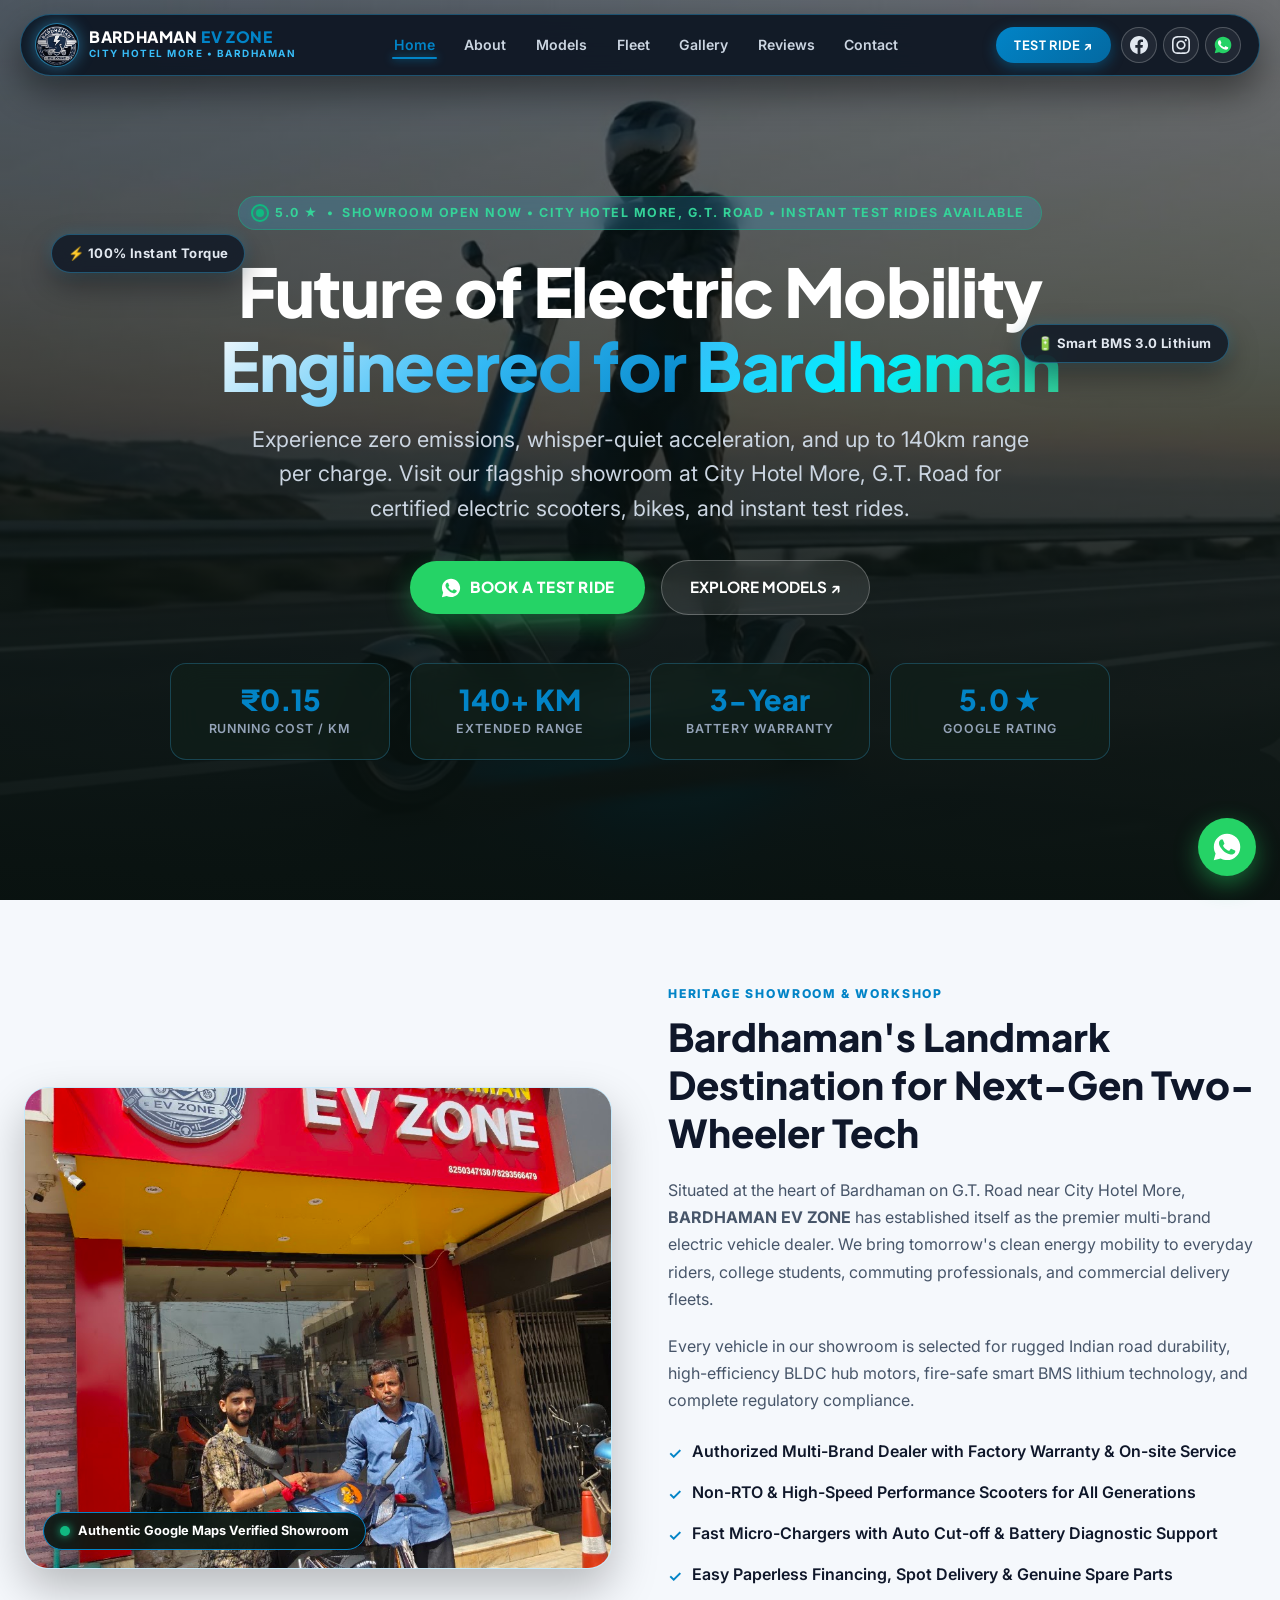
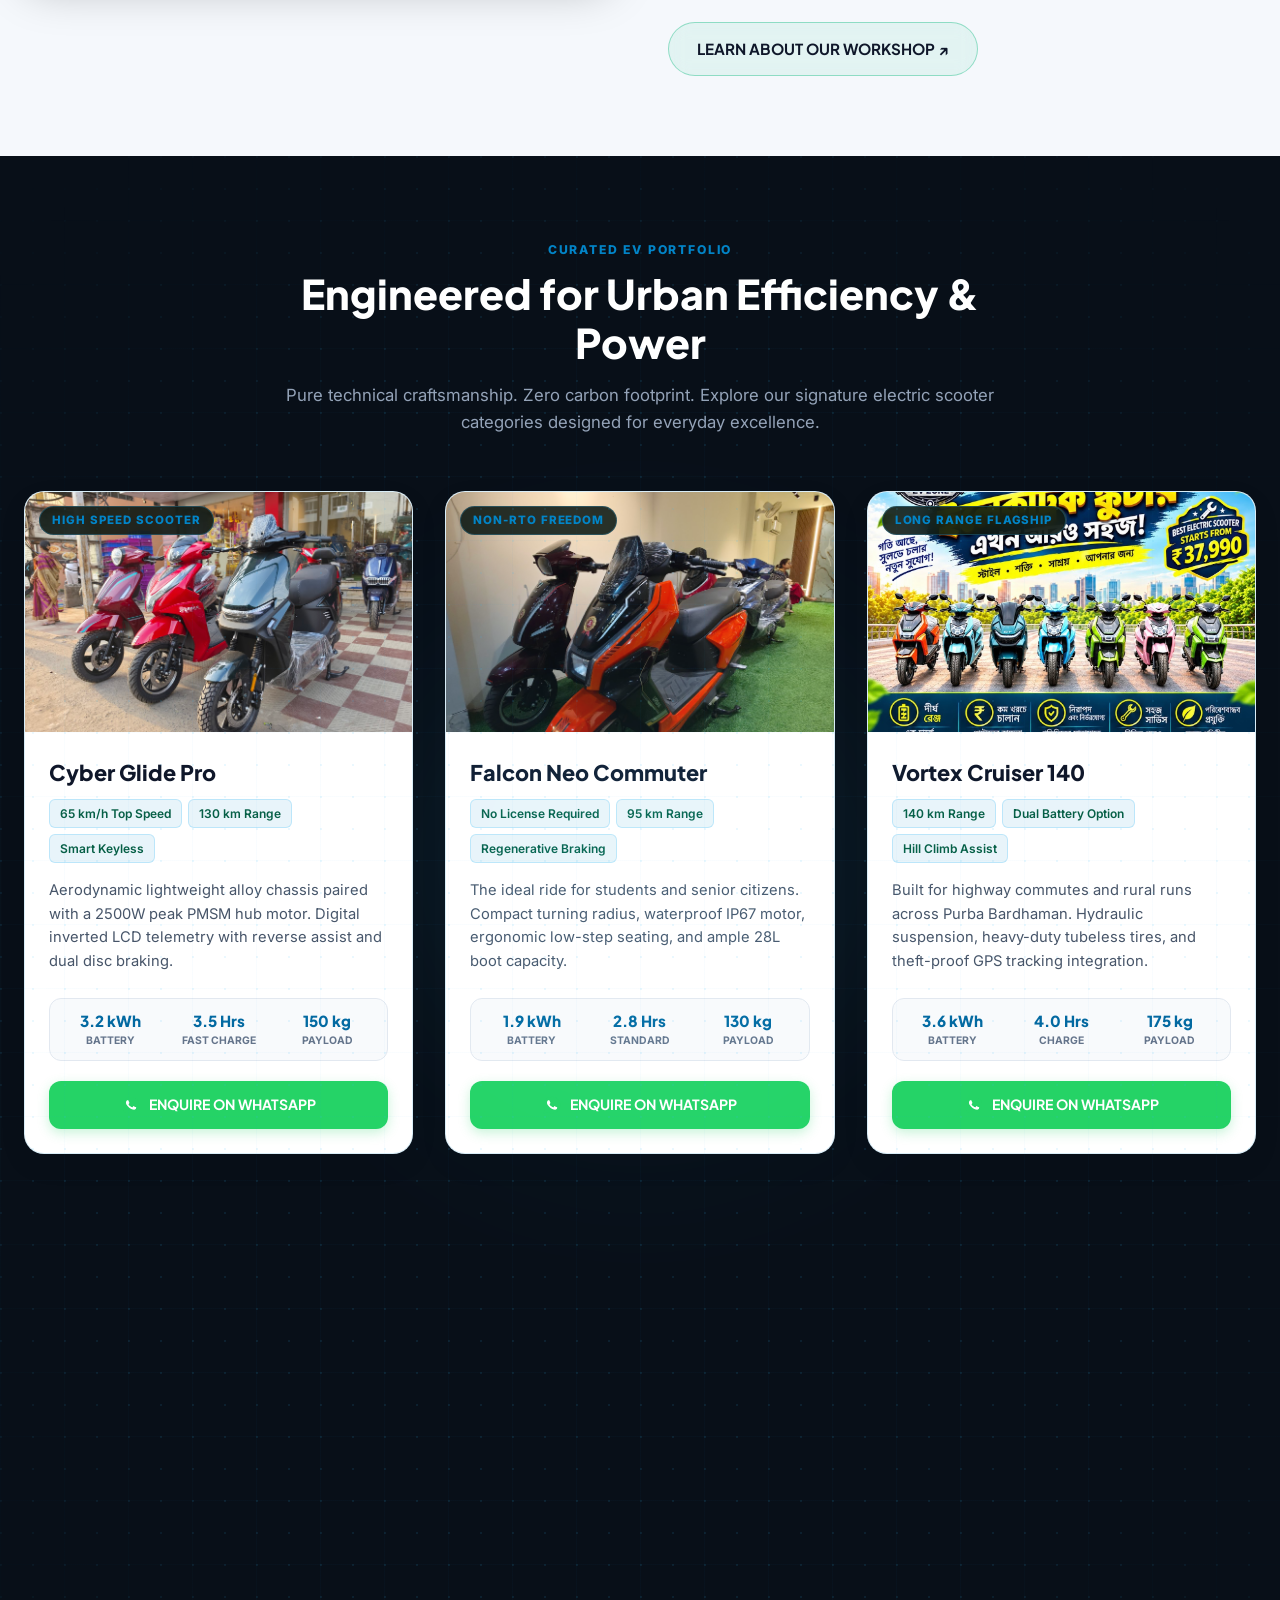
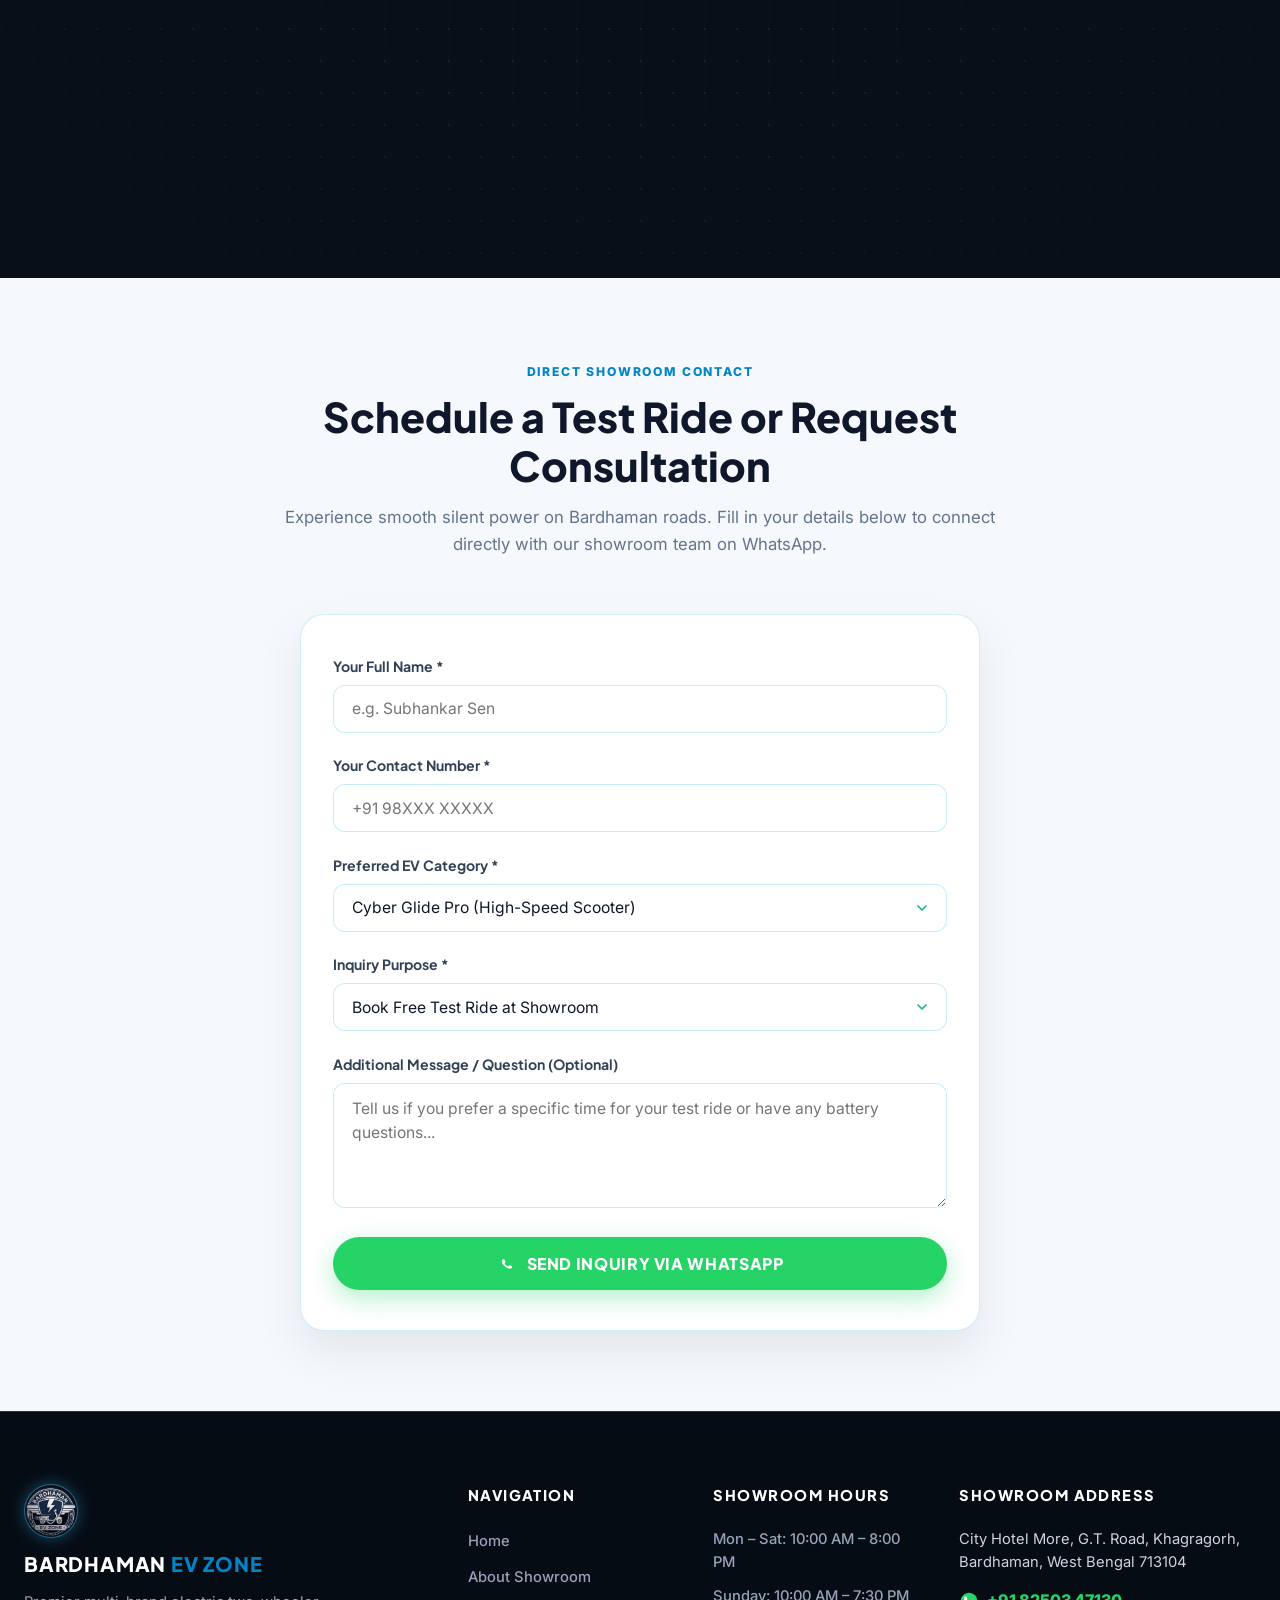
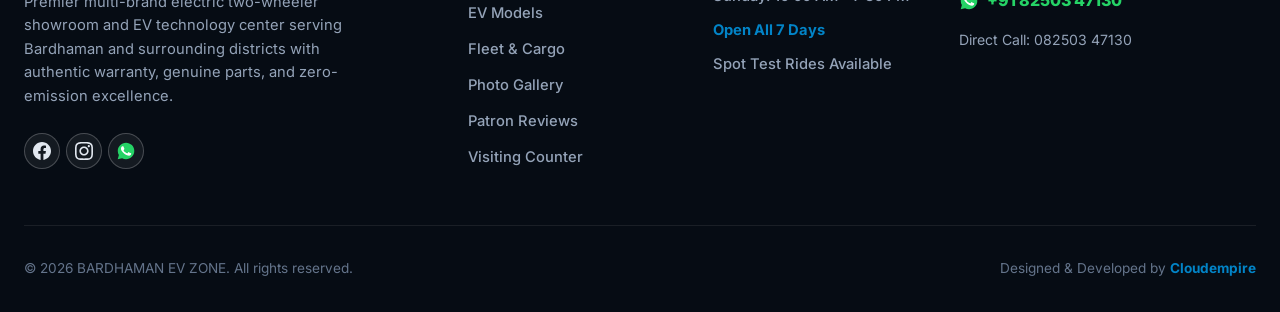
<file: index.html>
<!DOCTYPE html>
<html lang="en">
<head>
  <meta charset="UTF-8">
  <meta name="viewport" content="width=device-width, initial-scale=1.0">
  <title>BARDHAMAN EV ZONE | Premier Electric Scooter & Bike Showroom in Bardhaman</title>
  <meta name="description" content="Discover Bardhaman's premier multi-brand electric vehicle showroom at City Hotel More, G.T. Road. Featuring long-range electric scooters, high-speed EV bikes, genuine OEM warranty, and smart fast charging.">
  <meta name="keywords" content="Bardhaman EV Zone, electric scooters Bardhaman, EV bikes Burdwan, City Hotel More, electric motorcycle West Bengal, EV showroom Bardhaman">
  <link rel="canonical" href="https://cloudempiretech.github.io/bardhaman-ev-zone/">
  
    <!-- Favicons -->
  <link rel="icon" type="image/svg+xml" href="assets/images/favicon.svg">
  <link rel="icon" type="image/png" sizes="32x32" href="assets/images/favicon-32x32.png">
  <link rel="shortcut icon" href="assets/images/favicon.ico">
  <link rel="apple-touch-icon" sizes="180x180" href="assets/images/apple-touch-icon.png">
  
  <!-- Google Fonts -->
  <link rel="preconnect" href="https://fonts.googleapis.com">
  <link rel="preconnect" href="https://fonts.gstatic.com" crossorigin>
  <link href="https://fonts.googleapis.com/css2?family=Inter:wght@400;500;600;700;800&family=Plus+Jakarta+Sans:wght@700;800;900&display=swap" rel="stylesheet">
  
  <!-- Stylesheet -->
  <link rel="stylesheet" href="assets/css/style.css">
</head>
<body>

  <!-- =========================================================================
       TheDivine Floating Pill Navbar (Mandates 3 & 11)
       ========================================================================= -->
  <header class="site-header">
    <div class="header-inner">
      <!-- Brand Logo Badge -->
      <a href="index.html" class="brand-link" aria-label="BARDHAMAN EV ZONE Home">
        <img src="assets/images/logo.png" alt="BARDHAMAN EV ZONE Emblem" class="brand-logo-img">
        <div class="brand-info">
          <div class="brand-name">BARDHAMAN <span>EV ZONE</span></div>
          <div class="brand-sub">CITY HOTEL MORE • BARDHAMAN</div>
        </div>
      </a>

      <!-- Center Nav Links - STRICT SINGLE-LINE ONE-WORD LABELS -->
      <nav aria-label="Primary Navigation">
        <ul class="nav-links">
          <li><a href="index.html" class="nav-link active">Home</a></li>
          <li><a href="about.html" class="nav-link">About</a></li>
          <li><a href="models.html" class="nav-link">Models</a></li>
          <li><a href="fleet.html" class="nav-link">Fleet</a></li>
          <li><a href="gallery.html" class="nav-link">Gallery</a></li>
          <li><a href="reviews.html" class="nav-link">Reviews</a></li>
          <li><a href="contact.html" class="nav-link">Contact</a></li>
        </ul>
      </nav>

      <!-- Right Actions: CTA Pill + Verified Circular Social Buttons -->
      <div class="header-actions">
        <a href="contact.html" class="btn-cta-pill">TEST RIDE ↗</a>
        
        <div class="social-links-circle">
          <!-- Facebook Verified -->
          <a href="https://www.facebook.com/bardhamanevzone/" target="_blank" rel="noopener noreferrer" class="btn-social-circle" aria-label="Official Facebook">
            <svg width="18" height="18" viewBox="0 0 24 24" fill="currentColor">
              <path d="M24 12.073c0-6.627-5.373-12-12-12s-12 5.373-12 12c0 5.99 4.388 10.954 10.125 11.854v-8.385H7.078v-3.47h3.047V9.43c0-3.007 1.792-4.669 4.533-4.669 1.312 0 2.686.235 2.686.235v2.953H15.83c-1.491 0-1.956.925-1.956 1.874v2.25h3.328l-.532 3.47h-2.796v8.385C19.612 23.027 24 18.062 24 12.073z"/>
            </svg>
          </a>
          <!-- Instagram Verified -->
          <a href="https://www.instagram.com/bardhamanevzone/" target="_blank" rel="noopener noreferrer" class="btn-social-circle" aria-label="Official Instagram">
            <svg width="18" height="18" viewBox="0 0 24 24" fill="currentColor">
              <path d="M12 2.163c3.204 0 3.584.012 4.85.07 3.252.148 4.771 1.691 4.919 4.919.058 1.265.069 1.645.069 4.849 0 3.205-.012 3.584-.069 4.849-.149 3.225-1.664 4.771-4.919 4.919-1.266.058-1.644.07-4.85.07-3.204 0-3.584-.012-4.849-.07-3.26-.149-4.771-1.699-4.919-4.92-.058-1.265-.07-1.644-.07-4.849 0-3.204.013-3.583.07-4.849.149-3.227 1.664-4.771 4.919-4.919 1.266-.057 1.645-.069 4.849-.069zm0-2.163c-3.259 0-3.667.014-4.947.072-4.358.2-6.78 2.618-6.98 6.98-.059 1.281-.073 1.689-.073 4.948 0 3.259.014 3.668.072 4.948.2 4.358 2.618 6.78 6.98 6.98 1.281.058 1.689.072 4.948.072 3.259 0 3.668-.014 4.948-.072 4.354-.2 6.782-2.618 6.979-6.98.059-1.28.073-1.689.073-4.948 0-3.259-.014-3.667-.072-4.947-.196-4.354-2.617-6.78-6.979-6.98-1.281-.059-1.69-.073-4.949-.073zm0 5.838c-3.403 0-6.162 2.759-6.162 6.162s2.759 6.163 6.162 6.163 6.162-2.759 6.162-6.163c0-3.403-2.759-6.162-6.162-6.162zm0 10.162c-2.209 0-4-1.79-4-4 0-2.209 1.791-4 4-4s4 1.791 4 4c0 2.21-1.791 4-4 4zm6.406-11.845c-.796 0-1.441.645-1.441 1.44s.645 1.44 1.441 1.44c.795 0 1.439-.645 1.439-1.44s-.644-1.44-1.439-1.44z"/>
            </svg>
          </a>
          <!-- Official WhatsApp Brand SVG Icon (Mandate 5) -->
          <a href="https://wa.me/918250347130?text=Namaste%20Bardhaman%20EV%20Zone!%20I%20am%20visiting%20your%20website%20and%20would%20like%20to%20know%20more%20about%20your%20electric%20scooter%20models." target="_blank" rel="noopener noreferrer" class="btn-social-circle btn-social-wa" aria-label="Official WhatsApp">
            <svg class="wa-icon" viewBox="0 0 24 24" width="20" height="20" fill="none">
  <path fill="#25D366" d="M12.04 2C6.58 2 2.13 6.45 2.13 11.91C2.13 13.66 2.59 15.36 3.45 16.86L2.05 22L7.3 20.62C8.75 21.41 10.38 21.83 12.04 21.83C17.5 21.83 21.95 17.38 21.95 11.92C21.95 9.27 20.92 6.78 19.05 4.91C17.18 3.04 14.69 2 12.04 2Z"/>
  <path fill="#FFFFFF" d="M17.51 14.38C17.21 14.23 15.74 13.51 15.46 13.41C15.19 13.31 14.99 13.26 14.79 13.56C14.59 13.86 14.02 14.53 13.84 14.73C13.67 14.93 13.49 14.96 13.19 14.81C12.89 14.66 11.93 14.35 10.79 13.33C9.9 12.54 9.3 11.56 9.13 11.26C8.95 10.96 9.11 10.8 9.26 10.65C9.39 10.52 9.56 10.29 9.71 10.12C9.86 9.94 9.91 9.82 10.01 9.62C10.11 9.42 10.06 9.24 9.98 9.09C9.91 8.94 9.31 7.47 9.06 6.87C8.82 6.29 8.57 6.37 8.39 6.36C8.22 6.35 8.02 6.35 7.82 6.35C7.62 6.35 7.3 6.42 7.03 6.72C6.75 7.02 5.98 7.74 5.98 9.22C5.98 10.7 7.06 12.13 7.21 12.33C7.36 12.53 9.33 15.57 12.35 16.87C13.07 17.18 13.63 17.37 14.07 17.51C14.79 17.74 15.45 17.71 15.97 17.63C16.55 17.54 17.76 16.89 18.01 16.19C18.26 15.49 18.26 14.89 18.19 14.76C18.11 14.63 17.91 14.53 17.61 14.38H17.51Z"/>
</svg>
          </a>
        </div>

        <!-- Mobile Drawer Toggle -->
        <button class="mobile-nav-toggle" aria-label="Toggle navigation drawer" aria-expanded="false">
          <svg width="24" height="24" viewBox="0 0 24 24" fill="none" stroke="currentColor" stroke-width="2.5" stroke-linecap="round" stroke-linejoin="round">
            <line x1="3" y1="12" x2="21" y2="12"></line>
            <line x1="3" y1="6" x2="21" y2="6"></line>
            <line x1="3" y1="18" x2="21" y2="18"></line>
          </svg>
        </button>
      </div>
    </div>
  </header>

  <!-- =========================================================================
       16:9 Hero Video Section (Mandate 3: top: 0, zero top band)
       ========================================================================= -->
  <section class="hero-video-section">
    <!-- Abstract Ambient Visual Graphics & Tech Grid -->
    <div class="abstract-orb abstract-orb-1" aria-hidden="true"></div>
    <div class="abstract-orb abstract-orb-2" aria-hidden="true"></div>
    <div class="abstract-tech-grid" aria-hidden="true"></div>

    <!-- Floating Feature Badges (Desktop/Tablet) -->
    <div class="hero-floating-badges" aria-hidden="true">
      <span class="abstract-floating-chip chip-left">⚡ 100% Instant Torque</span>
      <span class="abstract-floating-chip chip-right">🔋 Smart BMS 3.0 Lithium</span>
    </div>

    <video class="hero-video-bg" autoplay muted loop playsinline poster="assets/images/hero-poster.jpg">
      <source src="assets/videos/hero.mp4" type="video/mp4">
    </video>
    
    <div class="hero-overlay"></div>

    <div class="hero-content">
      <div class="hero-badge reveal" data-delay="1">
        <span class="live-beacon"><span class="beacon-core"></span><span class="beacon-ring"></span></span>
        <span class="badge-rating">5.0 ★</span> <span class="badge-sep">•</span> <span id="liveStatusText">Showroom Open Today • Instant Test Rides</span>
      </div>

      <h1 class="hero-title reveal" data-delay="1">
        Future of Electric Mobility <br>
        <span class="text-gradient">Engineered for </span><span class="dynamic-rotator-container"><span class="dynamic-rotator" id="heroRotator" data-words='["Bardhaman", "Daily Commuters", "Zero Emissions", "Next-Gen Riders", "Smart Fleets"]'>Bardhaman</span></span>
      </h1>

      <p class="hero-tagline reveal" data-delay="2">
        Experience zero emissions, whisper-quiet acceleration, and up to 140km range per charge. Visit our flagship showroom at City Hotel More, G.T. Road for certified electric scooters, bikes, and instant test rides.
      </p>

      <div class="hero-btn-group reveal" data-delay="3">
        <a href="https://wa.me/918250347130?text=Namaste%20Bardhaman%20EV%20Zone!%20I%20would%20like%20to%20book%20a%20test%20ride." target="_blank" rel="noopener noreferrer" class="btn-hero-primary">
          <svg class="wa-icon" viewBox="0 0 24 24" width="22" height="22" fill="none">
  <path fill="#FFFFFF" d="M12.04 2C6.58 2 2.13 6.45 2.13 11.91C2.13 13.66 2.59 15.36 3.45 16.86L2.05 22L7.3 20.62C8.75 21.41 10.38 21.83 12.04 21.83C17.5 21.83 21.95 17.38 21.95 11.92C21.95 9.27 20.92 6.78 19.05 4.91C17.18 3.04 14.69 2 12.04 2Z"/>
  <path fill="#25D366" d="M17.51 14.38C17.21 14.23 15.74 13.51 15.46 13.41C15.19 13.31 14.99 13.26 14.79 13.56C14.59 13.86 14.02 14.53 13.84 14.73C13.67 14.93 13.49 14.96 13.19 14.81C12.89 14.66 11.93 14.35 10.79 13.33C9.9 12.54 9.3 11.56 9.13 11.26C8.95 10.96 9.11 10.8 9.26 10.65C9.39 10.52 9.56 10.29 9.71 10.12C9.86 9.94 9.91 9.82 10.01 9.62C10.11 9.42 10.06 9.24 9.98 9.09C9.91 8.94 9.31 7.47 9.06 6.87C8.82 6.29 8.57 6.37 8.39 6.36C8.22 6.35 8.02 6.35 7.82 6.35C7.62 6.35 7.3 6.42 7.03 6.72C6.75 7.02 5.98 7.74 5.98 9.22C5.98 10.7 7.06 12.13 7.21 12.33C7.36 12.53 9.33 15.57 12.35 16.87C13.07 17.18 13.63 17.37 14.07 17.51C14.79 17.74 15.45 17.71 15.97 17.63C16.55 17.54 17.76 16.89 18.01 16.19C18.26 15.49 18.26 14.89 18.19 14.76C18.11 14.63 17.91 14.53 17.61 14.38H17.51Z"/>
</svg>
          BOOK A TEST RIDE
        </a>
        <a href="models.html" class="btn-hero-secondary">EXPLORE MODELS ↗</a>
      </div>

      <!-- Telemetry Highlights with Animated Count-Up -->
      <div class="hero-stats-grid reveal" data-delay="4">
        <div class="hero-stat-card">
          <div class="hero-stat-num"><span class="stat-counter" data-target="0.15" data-prefix="₹" data-decimals="2">₹0.15</span></div>
          <div class="hero-stat-label">Running Cost / KM</div>
        </div>
        <div class="hero-stat-card">
          <div class="hero-stat-num"><span class="stat-counter" data-target="140" data-suffix="+ KM">140+ KM</span></div>
          <div class="hero-stat-label">Extended Range</div>
        </div>
        <div class="hero-stat-card">
          <div class="hero-stat-num"><span class="stat-counter" data-target="3" data-suffix="-Year">3-Year</span></div>
          <div class="hero-stat-label">Battery Warranty</div>
        </div>
        <div class="hero-stat-card">
          <div class="hero-stat-num"><span class="stat-counter" data-target="5.0" data-decimals="1" data-suffix=" ★">5.0 ★</span></div>
          <div class="hero-stat-label">Google Rating</div>
        </div>
      </div>
    </div>
  </section>

  <!-- =========================================================================
       Showroom Heritage & Authenticity Showcase (Mandate 4 & 9)
       ========================================================================= -->
  <section class="section">
    <div class="heritage-grid">
      <div class="heritage-media-wrap reveal">
        <img src="assets/images/ev_zone_photo_1.jpg" alt="BARDHAMAN EV ZONE Storefront at City Hotel More, G.T. Road, Bardhaman" loading="lazy">
        <div class="verified-storefront-badge">
          <span class="verified-dot"></span> Authentic Google Maps Verified Showroom
        </div>
      </div>
      
      <div class="heritage-content reveal" data-delay="1">
        <span class="section-tag">HERITAGE SHOWROOM & WORKSHOP</span>
        <h3>Bardhaman's Landmark Destination for Next-Gen Two-Wheeler Tech</h3>
        <p>
          Situated at the heart of Bardhaman on G.T. Road near City Hotel More, <strong>BARDHAMAN EV ZONE</strong> has established itself as the premier multi-brand electric vehicle dealer. We bring tomorrow's clean energy mobility to everyday riders, college students, commuting professionals, and commercial delivery fleets.
        </p>
        <p>
          Every vehicle in our showroom is selected for rugged Indian road durability, high-efficiency BLDC hub motors, fire-safe smart BMS lithium technology, and complete regulatory compliance.
        </p>
        
        <ul class="feature-check-list">
          <li class="feature-check-item">
            <span class="check-icon">✓</span> Authorized Multi-Brand Dealer with Factory Warranty & On-site Service
          </li>
          <li class="feature-check-item">
            <span class="check-icon">✓</span> Non-RTO & High-Speed Performance Scooters for All Generations
          </li>
          <li class="feature-check-item">
            <span class="check-icon">✓</span> Fast Micro-Chargers with Auto Cut-off & Battery Diagnostic Support
          </li>
          <li class="feature-check-item">
            <span class="check-icon">✓</span> Easy Paperless Financing, Spot Delivery & Genuine Spare Parts
          </li>
        </ul>

        <a href="about.html" class="btn-hero-secondary" style="color: var(--color-text-main); border-color: rgba(16, 185, 129, 0.4); background: rgba(16, 185, 129, 0.08);">
          LEARN ABOUT OUR WORKSHOP ↗
        </a>
      </div>
    </div>
  </section>

  <!-- =========================================================================
       Featured Models Teaser Portfolio (Mandate 2: Pure Portfolio, Zero E-Commerce)
       ========================================================================= -->
  <section class="section section-dark">
    <!-- Abstract Ambient Visual Graphics & Tech Grid -->
    <div class="abstract-orb abstract-orb-center" aria-hidden="true"></div>
    <div class="abstract-tech-grid" aria-hidden="true"></div>

    <div class="section-header reveal">
      <span class="section-tag">CURATED EV PORTFOLIO</span>
      <h2 class="section-title">Engineered for Urban Efficiency & Power</h2>
      <p class="section-subtitle">Pure technical craftsmanship. Zero carbon footprint. Explore our signature electric scooter categories designed for everyday excellence.</p>
    </div>

    <div class="cards-grid">
      <!-- Card 1 -->
      <div class="portfolio-card reveal" data-delay="1">
        <div class="card-media">
          <img src="assets/images/ev_zone_photo_2.jpg" alt="Cyber Glide Pro Electric Scooter" loading="lazy">
          <span class="card-badge">HIGH SPEED SCOOTER</span>
        </div>
        <div class="card-body">
          <h3 class="card-title">Cyber Glide Pro</h3>
          <div class="card-spec-tags">
            <span class="spec-tag">65 km/h Top Speed</span>
            <span class="spec-tag">130 km Range</span>
            <span class="spec-tag">Smart Keyless</span>
          </div>
          <p class="card-desc">
            Aerodynamic lightweight alloy chassis paired with a 2500W peak PMSM hub motor. Digital inverted LCD telemetry with reverse assist and dual disc braking.
          </p>
          <div class="card-metrics">
            <div class="metric-item">
              <span class="metric-val">3.2 kWh</span>
              <span class="metric-lbl">Battery</span>
            </div>
            <div class="metric-item">
              <span class="metric-val">3.5 Hrs</span>
              <span class="metric-lbl">Fast Charge</span>
            </div>
            <div class="metric-item">
              <span class="metric-val">150 kg</span>
              <span class="metric-lbl">Payload</span>
            </div>
          </div>
          <a href="https://wa.me/918250347130?text=Namaste!%20I%20am%20interested%20in%20the%20Cyber%20Glide%20Pro%20electric%20scooter%20at%20Bardhaman%20EV%20Zone." target="_blank" rel="noopener noreferrer" class="btn-card-inquire">
            <svg class="wa-icon" viewBox="0 0 24 24" width="20" height="20" fill="none">
  <path fill="#25D366" d="M12.04 2C6.58 2 2.13 6.45 2.13 11.91C2.13 13.66 2.59 15.36 3.45 16.86L2.05 22L7.3 20.62C8.75 21.41 10.38 21.83 12.04 21.83C17.5 21.83 21.95 17.38 21.95 11.92C21.95 9.27 20.92 6.78 19.05 4.91C17.18 3.04 14.69 2 12.04 2Z"/>
  <path fill="#FFFFFF" d="M17.51 14.38C17.21 14.23 15.74 13.51 15.46 13.41C15.19 13.31 14.99 13.26 14.79 13.56C14.59 13.86 14.02 14.53 13.84 14.73C13.67 14.93 13.49 14.96 13.19 14.81C12.89 14.66 11.93 14.35 10.79 13.33C9.9 12.54 9.3 11.56 9.13 11.26C8.95 10.96 9.11 10.8 9.26 10.65C9.39 10.52 9.56 10.29 9.71 10.12C9.86 9.94 9.91 9.82 10.01 9.62C10.11 9.42 10.06 9.24 9.98 9.09C9.91 8.94 9.31 7.47 9.06 6.87C8.82 6.29 8.57 6.37 8.39 6.36C8.22 6.35 8.02 6.35 7.82 6.35C7.62 6.35 7.3 6.42 7.03 6.72C6.75 7.02 5.98 7.74 5.98 9.22C5.98 10.7 7.06 12.13 7.21 12.33C7.36 12.53 9.33 15.57 12.35 16.87C13.07 17.18 13.63 17.37 14.07 17.51C14.79 17.74 15.45 17.71 15.97 17.63C16.55 17.54 17.76 16.89 18.01 16.19C18.26 15.49 18.26 14.89 18.19 14.76C18.11 14.63 17.91 14.53 17.61 14.38H17.51Z"/>
</svg>
            ENQUIRE ON WHATSAPP
          </a>
        </div>
      </div>

      <!-- Card 2 -->
      <div class="portfolio-card reveal" data-delay="2">
        <div class="card-media">
          <img src="assets/images/ev_zone_photo_3.jpg" alt="Falcon Neo City Commuter EV" loading="lazy">
          <span class="card-badge">NON-RTO FREEDOM</span>
        </div>
        <div class="card-body">
          <h3 class="card-title">Falcon Neo Commuter</h3>
          <div class="card-spec-tags">
            <span class="spec-tag">No License Required</span>
            <span class="spec-tag">95 km Range</span>
            <span class="spec-tag">Regenerative Braking</span>
          </div>
          <p class="card-desc">
            The ideal ride for students and senior citizens. Compact turning radius, waterproof IP67 motor, ergonomic low-step seating, and ample 28L boot capacity.
          </p>
          <div class="card-metrics">
            <div class="metric-item">
              <span class="metric-val">1.9 kWh</span>
              <span class="metric-lbl">Battery</span>
            </div>
            <div class="metric-item">
              <span class="metric-val">2.8 Hrs</span>
              <span class="metric-lbl">Standard</span>
            </div>
            <div class="metric-item">
              <span class="metric-val">130 kg</span>
              <span class="metric-lbl">Payload</span>
            </div>
          </div>
          <a href="https://wa.me/918250347130?text=Namaste!%20I%20am%20interested%20in%20the%20Falcon%20Neo%20Commuter%20at%20Bardhaman%20EV%20Zone." target="_blank" rel="noopener noreferrer" class="btn-card-inquire">
            <svg class="wa-icon" viewBox="0 0 24 24" width="20" height="20" fill="none">
  <path fill="#25D366" d="M12.04 2C6.58 2 2.13 6.45 2.13 11.91C2.13 13.66 2.59 15.36 3.45 16.86L2.05 22L7.3 20.62C8.75 21.41 10.38 21.83 12.04 21.83C17.5 21.83 21.95 17.38 21.95 11.92C21.95 9.27 20.92 6.78 19.05 4.91C17.18 3.04 14.69 2 12.04 2Z"/>
  <path fill="#FFFFFF" d="M17.51 14.38C17.21 14.23 15.74 13.51 15.46 13.41C15.19 13.31 14.99 13.26 14.79 13.56C14.59 13.86 14.02 14.53 13.84 14.73C13.67 14.93 13.49 14.96 13.19 14.81C12.89 14.66 11.93 14.35 10.79 13.33C9.9 12.54 9.3 11.56 9.13 11.26C8.95 10.96 9.11 10.8 9.26 10.65C9.39 10.52 9.56 10.29 9.71 10.12C9.86 9.94 9.91 9.82 10.01 9.62C10.11 9.42 10.06 9.24 9.98 9.09C9.91 8.94 9.31 7.47 9.06 6.87C8.82 6.29 8.57 6.37 8.39 6.36C8.22 6.35 8.02 6.35 7.82 6.35C7.62 6.35 7.3 6.42 7.03 6.72C6.75 7.02 5.98 7.74 5.98 9.22C5.98 10.7 7.06 12.13 7.21 12.33C7.36 12.53 9.33 15.57 12.35 16.87C13.07 17.18 13.63 17.37 14.07 17.51C14.79 17.74 15.45 17.71 15.97 17.63C16.55 17.54 17.76 16.89 18.01 16.19C18.26 15.49 18.26 14.89 18.19 14.76C18.11 14.63 17.91 14.53 17.61 14.38H17.51Z"/>
</svg>
            ENQUIRE ON WHATSAPP
          </a>
        </div>
      </div>

      <!-- Card 3 -->
      <div class="portfolio-card reveal" data-delay="3">
        <div class="card-media">
          <img src="assets/images/ev_zone_photo_4.jpg" alt="Vortex Cruiser Long Range EV Bike" loading="lazy">
          <span class="card-badge">LONG RANGE FLAGSHIP</span>
        </div>
        <div class="card-body">
          <h3 class="card-title">Vortex Cruiser 140</h3>
          <div class="card-spec-tags">
            <span class="spec-tag">140 km Range</span>
            <span class="spec-tag">Dual Battery Option</span>
            <span class="spec-tag">Hill Climb Assist</span>
          </div>
          <p class="card-desc">
            Built for highway commutes and rural runs across Purba Bardhaman. Hydraulic suspension, heavy-duty tubeless tires, and theft-proof GPS tracking integration.
          </p>
          <div class="card-metrics">
            <div class="metric-item">
              <span class="metric-val">3.6 kWh</span>
              <span class="metric-lbl">Battery</span>
            </div>
            <div class="metric-item">
              <span class="metric-val">4.0 Hrs</span>
              <span class="metric-lbl">Charge</span>
            </div>
            <div class="metric-item">
              <span class="metric-val">175 kg</span>
              <span class="metric-lbl">Payload</span>
            </div>
          </div>
          <a href="https://wa.me/918250347130?text=Namaste!%20I%20am%20interested%20in%20the%20Vortex%20Cruiser%20140%20at%20Bardhaman%20EV%20Zone." target="_blank" rel="noopener noreferrer" class="btn-card-inquire">
            <svg class="wa-icon" viewBox="0 0 24 24" width="20" height="20" fill="none">
  <path fill="#25D366" d="M12.04 2C6.58 2 2.13 6.45 2.13 11.91C2.13 13.66 2.59 15.36 3.45 16.86L2.05 22L7.3 20.62C8.75 21.41 10.38 21.83 12.04 21.83C17.5 21.83 21.95 17.38 21.95 11.92C21.95 9.27 20.92 6.78 19.05 4.91C17.18 3.04 14.69 2 12.04 2Z"/>
  <path fill="#FFFFFF" d="M17.51 14.38C17.21 14.23 15.74 13.51 15.46 13.41C15.19 13.31 14.99 13.26 14.79 13.56C14.59 13.86 14.02 14.53 13.84 14.73C13.67 14.93 13.49 14.96 13.19 14.81C12.89 14.66 11.93 14.35 10.79 13.33C9.9 12.54 9.3 11.56 9.13 11.26C8.95 10.96 9.11 10.8 9.26 10.65C9.39 10.52 9.56 10.29 9.71 10.12C9.86 9.94 9.91 9.82 10.01 9.62C10.11 9.42 10.06 9.24 9.98 9.09C9.91 8.94 9.31 7.47 9.06 6.87C8.82 6.29 8.57 6.37 8.39 6.36C8.22 6.35 8.02 6.35 7.82 6.35C7.62 6.35 7.3 6.42 7.03 6.72C6.75 7.02 5.98 7.74 5.98 9.22C5.98 10.7 7.06 12.13 7.21 12.33C7.36 12.53 9.33 15.57 12.35 16.87C13.07 17.18 13.63 17.37 14.07 17.51C14.79 17.74 15.45 17.71 15.97 17.63C16.55 17.54 17.76 16.89 18.01 16.19C18.26 15.49 18.26 14.89 18.19 14.76C18.11 14.63 17.91 14.53 17.61 14.38H17.51Z"/>
</svg>
            ENQUIRE ON WHATSAPP
          </a>
        </div>
      </div>
    </div>

    <!-- Interactive Commute Fuel vs EV Savings Calculator (Dynamic Interactive Tool) -->
    <div class="ev-calculator-card reveal" data-delay="2">
      <div class="calc-header">
        <span class="calc-badge">⚡ DYNAMIC COST CALCULATOR</span>
        <h3 class="calc-title">Calculate Your Monthly Fuel Savings</h3>
        <p class="calc-sub">Drag the slider to your average daily commute and see your direct in-pocket savings vs petrol:</p>
      </div>
      <div class="calc-body">
        <div class="calc-slider-wrap">
          <div class="calc-slider-labels">
            <span>Daily Commute Distance:</span>
            <strong id="commuteVal">30 km / day</strong>
          </div>
          <input type="range" id="commuteRange" min="10" max="100" value="30" step="5" class="calc-slider" aria-label="Daily commute distance in kilometers">
        </div>
        <div class="calc-results-grid">
          <div class="calc-res-item">
            <span class="calc-res-label">Monthly Petrol Cost</span>
            <span class="calc-res-val petrol-val" id="petrolCost">₹2,880</span>
          </div>
          <div class="calc-res-item">
            <span class="calc-res-label">EV Zone Electric Cost</span>
            <span class="calc-res-val ev-val" id="evCost">₹135</span>
          </div>
          <div class="calc-res-item highlight">
            <span class="calc-res-label">Monthly In-Pocket Savings</span>
            <span class="calc-res-val savings-val" id="monthlySavings">₹2,745</span>
          </div>
          <div class="calc-res-item">
            <span class="calc-res-label">Annual Petrol Saved</span>
            <span class="calc-res-val annual-val" id="annualSavings">₹32,940</span>
          </div>
        </div>
      </div>
    </div>

    <div style="text-align: center; margin-top: 3rem;" class="reveal">
      <a href="models.html" class="btn-cta-pill btn-section-cta">
        EXPLORE ALL MODELS & SPECS ↗
      </a>
    </div>
  </section>

  <!-- =========================================================================
       Quick Showroom WhatsApp Booking Form (Mandates 5 & 6)
       ========================================================================= -->
  <section class="section">
    <div class="section-header reveal">
      <span class="section-tag">DIRECT SHOWROOM CONTACT</span>
      <h2 class="section-title">Schedule a Test Ride or Request Consultation</h2>
      <p class="section-subtitle">Experience smooth silent power on Bardhaman roads. Fill in your details below to connect directly with our showroom team on WhatsApp.</p>
    </div>

    <div class="inquiry-card-wrapper reveal" data-delay="1">
      <form class="inquiry-form">
        <div class="form-group">
          <label class="form-label" for="home-name">Your Full Name *</label>
          <input type="text" id="home-name" name="name" class="form-control" placeholder="e.g. Subhankar Sen" required>
        </div>

        <div class="form-group">
          <label class="form-label" for="home-phone">Your Contact Number *</label>
          <input type="tel" id="home-phone" name="phone" class="form-control" placeholder="+91 98XXX XXXXX" required>
        </div>

        <div class="form-group">
          <label class="form-label" for="home-model">Preferred EV Category *</label>
          <select id="home-model" name="model" class="form-control form-select" required>
            <option value="Cyber Glide Pro (High Speed)">Cyber Glide Pro (High-Speed Scooter)</option>
            <option value="Falcon Neo Commuter (Non-RTO)">Falcon Neo Commuter (Non-RTO, No License Required)</option>
            <option value="Vortex Cruiser 140 (Long Range)">Vortex Cruiser 140 (Dual Battery Highway)</option>
            <option value="Titan Delivery Cargo Fleet">Titan Delivery Cargo (Commercial Delivery)</option>
            <option value="General Consultation">General Guidance & Financing Inquiry</option>
          </select>
        </div>

        <div class="form-group">
          <label class="form-label" for="home-req">Inquiry Purpose *</label>
          <select id="home-req" name="requirement" class="form-control form-select" required>
            <option value="Test Ride Appointment">Book Free Test Ride at Showroom</option>
            <option value="Catalog & Quotation">Request Technical Catalog & Quotation</option>
            <option value="Exchange Old Petrol Two-Wheeler">Exchange Old Petrol Scooter / Bike</option>
            <option value="Commercial Fleet Bulk Purchase">Commercial Fleet Bulk Requirement</option>
          </select>
        </div>

        <div class="form-group">
          <label class="form-label" for="home-notes">Additional Message / Question (Optional)</label>
          <textarea id="home-notes" name="message" class="form-control form-textarea" placeholder="Tell us if you prefer a specific time for your test ride or have any battery questions..."></textarea>
        </div>

        <button type="submit" class="btn-form-submit">
          <svg class="wa-icon" viewBox="0 0 24 24" width="20" height="20" fill="none">
  <path fill="#25D366" d="M12.04 2C6.58 2 2.13 6.45 2.13 11.91C2.13 13.66 2.59 15.36 3.45 16.86L2.05 22L7.3 20.62C8.75 21.41 10.38 21.83 12.04 21.83C17.5 21.83 21.95 17.38 21.95 11.92C21.95 9.27 20.92 6.78 19.05 4.91C17.18 3.04 14.69 2 12.04 2Z"/>
  <path fill="#FFFFFF" d="M17.51 14.38C17.21 14.23 15.74 13.51 15.46 13.41C15.19 13.31 14.99 13.26 14.79 13.56C14.59 13.86 14.02 14.53 13.84 14.73C13.67 14.93 13.49 14.96 13.19 14.81C12.89 14.66 11.93 14.35 10.79 13.33C9.9 12.54 9.3 11.56 9.13 11.26C8.95 10.96 9.11 10.8 9.26 10.65C9.39 10.52 9.56 10.29 9.71 10.12C9.86 9.94 9.91 9.82 10.01 9.62C10.11 9.42 10.06 9.24 9.98 9.09C9.91 8.94 9.31 7.47 9.06 6.87C8.82 6.29 8.57 6.37 8.39 6.36C8.22 6.35 8.02 6.35 7.82 6.35C7.62 6.35 7.3 6.42 7.03 6.72C6.75 7.02 5.98 7.74 5.98 9.22C5.98 10.7 7.06 12.13 7.21 12.33C7.36 12.53 9.33 15.57 12.35 16.87C13.07 17.18 13.63 17.37 14.07 17.51C14.79 17.74 15.45 17.71 15.97 17.63C16.55 17.54 17.76 16.89 18.01 16.19C18.26 15.49 18.26 14.89 18.19 14.76C18.11 14.63 17.91 14.53 17.61 14.38H17.51Z"/>
</svg>
          SEND INQUIRY VIA WHATSAPP
        </button>
      </form>
    </div>
  </section>

  <!-- =========================================================================
       Floating WhatsApp Action Button (Mandates 5 & 11)
       ========================================================================= -->
  <a href="https://wa.me/918250347130?text=Namaste%20Bardhaman%20EV%20Zone!%20I%20am%20chatting%20from%20your%20website%20and%20would%20like%20to%20know%20more." class="floating-wa-btn" aria-label="Chat on WhatsApp" target="_blank" rel="noopener noreferrer">
    <svg viewBox="0 0 24 24" width="34" height="34" fill="none">
  <path fill="#FFFFFF" d="M12.04 2C6.58 2 2.13 6.45 2.13 11.91C2.13 13.66 2.59 15.36 3.45 16.86L2.05 22L7.3 20.62C8.75 21.41 10.38 21.83 12.04 21.83C17.5 21.83 21.95 17.38 21.95 11.92C21.95 9.27 20.92 6.78 19.05 4.91C17.18 3.04 14.69 2 12.04 2Z"/>
  <path fill="#25D366" d="M17.51 14.38C17.21 14.23 15.74 13.51 15.46 13.41C15.19 13.31 14.99 13.26 14.79 13.56C14.59 13.86 14.02 14.53 13.84 14.73C13.67 14.93 13.49 14.96 13.19 14.81C12.89 14.66 11.93 14.35 10.79 13.33C9.9 12.54 9.3 11.56 9.13 11.26C8.95 10.96 9.11 10.8 9.26 10.65C9.39 10.52 9.56 10.29 9.71 10.12C9.86 9.94 9.91 9.82 10.01 9.62C10.11 9.42 10.06 9.24 9.98 9.09C9.91 8.94 9.31 7.47 9.06 6.87C8.82 6.29 8.57 6.37 8.39 6.36C8.22 6.35 8.02 6.35 7.82 6.35C7.62 6.35 7.3 6.42 7.03 6.72C6.75 7.02 5.98 7.74 5.98 9.22C5.98 10.7 7.06 12.13 7.21 12.33C7.36 12.53 9.33 15.57 12.35 16.87C13.07 17.18 13.63 17.37 14.07 17.51C14.79 17.74 15.45 17.71 15.97 17.63C16.55 17.54 17.76 16.89 18.01 16.19C18.26 15.49 18.26 14.89 18.19 14.76C18.11 14.63 17.91 14.53 17.61 14.38H17.51Z"/>
</svg>
  </a>

  <!-- =========================================================================
       Site Footer & Attribution (Section 6 & 156)
       ========================================================================= -->
  <footer class="site-footer">
    <div class="footer-top">
      <div class="footer-brand">
        <img src="assets/images/logo.png" alt="BARDHAMAN EV ZONE Logo" class="footer-logo-img">
        <div class="brand-name" style="font-size: 1.25rem;">BARDHAMAN <span style="color: var(--color-primary);">EV ZONE</span></div>
        <p>Premier multi-brand electric two-wheeler showroom and EV technology center serving Bardhaman and surrounding districts with authentic warranty, genuine parts, and zero-emission excellence.</p>
        <div class="social-links-circle">
          <a href="https://www.facebook.com/bardhamanevzone/" target="_blank" rel="noopener noreferrer" class="btn-social-circle" aria-label="Facebook">
            <svg width="18" height="18" viewBox="0 0 24 24" fill="currentColor">
              <path d="M24 12.073c0-6.627-5.373-12-12-12s-12 5.373-12 12c0 5.99 4.388 10.954 10.125 11.854v-8.385H7.078v-3.47h3.047V9.43c0-3.007 1.792-4.669 4.533-4.669 1.312 0 2.686.235 2.686.235v2.953H15.83c-1.491 0-1.956.925-1.956 1.874v2.25h3.328l-.532 3.47h-2.796v8.385C19.612 23.027 24 18.062 24 12.073z"/>
            </svg>
          </a>
          <a href="https://www.instagram.com/bardhamanevzone/" target="_blank" rel="noopener noreferrer" class="btn-social-circle" aria-label="Instagram">
            <svg width="18" height="18" viewBox="0 0 24 24" fill="currentColor">
              <path d="M12 2.163c3.204 0 3.584.012 4.85.07 3.252.148 4.771 1.691 4.919 4.919.058 1.265.069 1.645.069 4.849 0 3.205-.012 3.584-.069 4.849-.149 3.225-1.664 4.771-4.919 4.919-1.266.058-1.644.07-4.85.07-3.204 0-3.584-.012-4.849-.07-3.26-.149-4.771-1.699-4.919-4.92-.058-1.265-.07-1.644-.07-4.849 0-3.204.013-3.583.07-4.849.149-3.227 1.664-4.771 4.919-4.919 1.266-.057 1.645-.069 4.849-.069zm0-2.163c-3.259 0-3.667.014-4.947.072-4.358.2-6.78 2.618-6.98 6.98-.059 1.281-.073 1.689-.073 4.948 0 3.259.014 3.668.072 4.948.2 4.358 2.618 6.78 6.98 6.98 1.281.058 1.689.072 4.948.072 3.259 0 3.668-.014 4.948-.072 4.354-.2 6.782-2.618 6.979-6.98.059-1.28.073-1.689.073-4.948 0-3.259-.014-3.667-.072-4.947-.196-4.354-2.617-6.78-6.979-6.98-1.281-.059-1.69-.073-4.949-.073zm0 5.838c-3.403 0-6.162 2.759-6.162 6.162s2.759 6.163 6.162 6.163 6.162-2.759 6.162-6.163c0-3.403-2.759-6.162-6.162-6.162zm0 10.162c-2.209 0-4-1.79-4-4 0-2.209 1.791-4 4-4s4 1.791 4 4c0 2.21-1.791 4-4 4zm6.406-11.845c-.796 0-1.441.645-1.441 1.44s.645 1.44 1.441 1.44c.795 0 1.439-.645 1.439-1.44s-.644-1.44-1.439-1.44z"/>
            </svg>
          </a>
          <!-- Mandate 5 & 148: WhatsApp icon for phone -->
          <a href="https://wa.me/918250347130" target="_blank" rel="noopener noreferrer" class="btn-social-circle btn-social-wa" aria-label="WhatsApp">
            <svg class="wa-icon" viewBox="0 0 24 24" width="20" height="20" fill="none">
  <path fill="#25D366" d="M12.04 2C6.58 2 2.13 6.45 2.13 11.91C2.13 13.66 2.59 15.36 3.45 16.86L2.05 22L7.3 20.62C8.75 21.41 10.38 21.83 12.04 21.83C17.5 21.83 21.95 17.38 21.95 11.92C21.95 9.27 20.92 6.78 19.05 4.91C17.18 3.04 14.69 2 12.04 2Z"/>
  <path fill="#FFFFFF" d="M17.51 14.38C17.21 14.23 15.74 13.51 15.46 13.41C15.19 13.31 14.99 13.26 14.79 13.56C14.59 13.86 14.02 14.53 13.84 14.73C13.67 14.93 13.49 14.96 13.19 14.81C12.89 14.66 11.93 14.35 10.79 13.33C9.9 12.54 9.3 11.56 9.13 11.26C8.95 10.96 9.11 10.8 9.26 10.65C9.39 10.52 9.56 10.29 9.71 10.12C9.86 9.94 9.91 9.82 10.01 9.62C10.11 9.42 10.06 9.24 9.98 9.09C9.91 8.94 9.31 7.47 9.06 6.87C8.82 6.29 8.57 6.37 8.39 6.36C8.22 6.35 8.02 6.35 7.82 6.35C7.62 6.35 7.3 6.42 7.03 6.72C6.75 7.02 5.98 7.74 5.98 9.22C5.98 10.7 7.06 12.13 7.21 12.33C7.36 12.53 9.33 15.57 12.35 16.87C13.07 17.18 13.63 17.37 14.07 17.51C14.79 17.74 15.45 17.71 15.97 17.63C16.55 17.54 17.76 16.89 18.01 16.19C18.26 15.49 18.26 14.89 18.19 14.76C18.11 14.63 17.91 14.53 17.61 14.38H17.51Z"/>
</svg>
          </a>
        </div>
      </div>

      <div class="footer-nav-col">
        <div class="footer-col-title">Navigation</div>
        <ul class="footer-nav-list">
          <li><a href="index.html" class="footer-nav-link">Home</a></li>
          <li><a href="about.html" class="footer-nav-link">About Showroom</a></li>
          <li><a href="models.html" class="footer-nav-link">EV Models</a></li>
          <li><a href="fleet.html" class="footer-nav-link">Fleet & Cargo</a></li>
          <li><a href="gallery.html" class="footer-nav-link">Photo Gallery</a></li>
          <li><a href="reviews.html" class="footer-nav-link">Patron Reviews</a></li>
          <li><a href="contact.html" class="footer-nav-link">Visiting Counter</a></li>
        </ul>
      </div>

      <div class="footer-nav-col">
        <div class="footer-col-title">Showroom Hours</div>
        <ul class="footer-nav-list">
          <li class="footer-nav-link">Mon – Sat: 10:00 AM – 8:00 PM</li>
          <li class="footer-nav-link">Sunday: 10:00 AM – 7:30 PM</li>
          <li class="footer-nav-link" style="color: var(--color-primary); font-weight: 700;">Open All 7 Days</li>
          <li class="footer-nav-link">Spot Test Rides Available</li>
        </ul>
      </div>

      <div class="footer-nav-col">
        <div class="footer-col-title">Showroom Address</div>
        <p style="font-size: 0.92rem; line-height: 1.6; margin-bottom: 0.85rem;">
          City Hotel More, G.T. Road, Khagragorh, Bardhaman, West Bengal 713104
        </p>
        <p style="margin-bottom: 0.5rem;">
          <a href="https://wa.me/918250347130" class="phone-wa-link">
            <svg class="wa-icon" viewBox="0 0 24 24" width="20" height="20" fill="none">
  <path fill="#25D366" d="M12.04 2C6.58 2 2.13 6.45 2.13 11.91C2.13 13.66 2.59 15.36 3.45 16.86L2.05 22L7.3 20.62C8.75 21.41 10.38 21.83 12.04 21.83C17.5 21.83 21.95 17.38 21.95 11.92C21.95 9.27 20.92 6.78 19.05 4.91C17.18 3.04 14.69 2 12.04 2Z"/>
  <path fill="#FFFFFF" d="M17.51 14.38C17.21 14.23 15.74 13.51 15.46 13.41C15.19 13.31 14.99 13.26 14.79 13.56C14.59 13.86 14.02 14.53 13.84 14.73C13.67 14.93 13.49 14.96 13.19 14.81C12.89 14.66 11.93 14.35 10.79 13.33C9.9 12.54 9.3 11.56 9.13 11.26C8.95 10.96 9.11 10.8 9.26 10.65C9.39 10.52 9.56 10.29 9.71 10.12C9.86 9.94 9.91 9.82 10.01 9.62C10.11 9.42 10.06 9.24 9.98 9.09C9.91 8.94 9.31 7.47 9.06 6.87C8.82 6.29 8.57 6.37 8.39 6.36C8.22 6.35 8.02 6.35 7.82 6.35C7.62 6.35 7.3 6.42 7.03 6.72C6.75 7.02 5.98 7.74 5.98 9.22C5.98 10.7 7.06 12.13 7.21 12.33C7.36 12.53 9.33 15.57 12.35 16.87C13.07 17.18 13.63 17.37 14.07 17.51C14.79 17.74 15.45 17.71 15.97 17.63C16.55 17.54 17.76 16.89 18.01 16.19C18.26 15.49 18.26 14.89 18.19 14.76C18.11 14.63 17.91 14.53 17.61 14.38H17.51Z"/>
</svg>
            +91 82503 47130
          </a>
        </p>
        <p><a href="tel:+918250347130" style="color: #94a3b8; font-size: 0.88rem;">Direct Call: 082503 47130</a></p>
      </div>
    </div>

    <div class="footer-bottom">
      <div>© 2026 BARDHAMAN EV ZONE. All rights reserved.</div>
      <div class="footer-attribution">
        Designed & Developed by <a href="https://cloudempire.tech/" target="_blank" rel="noopener noreferrer">Cloudempire</a>
      </div>
    </div>
  </footer>

  <!-- Scripts -->
  <script src="assets/js/main.js"></script>
</body>
</html>
</file>
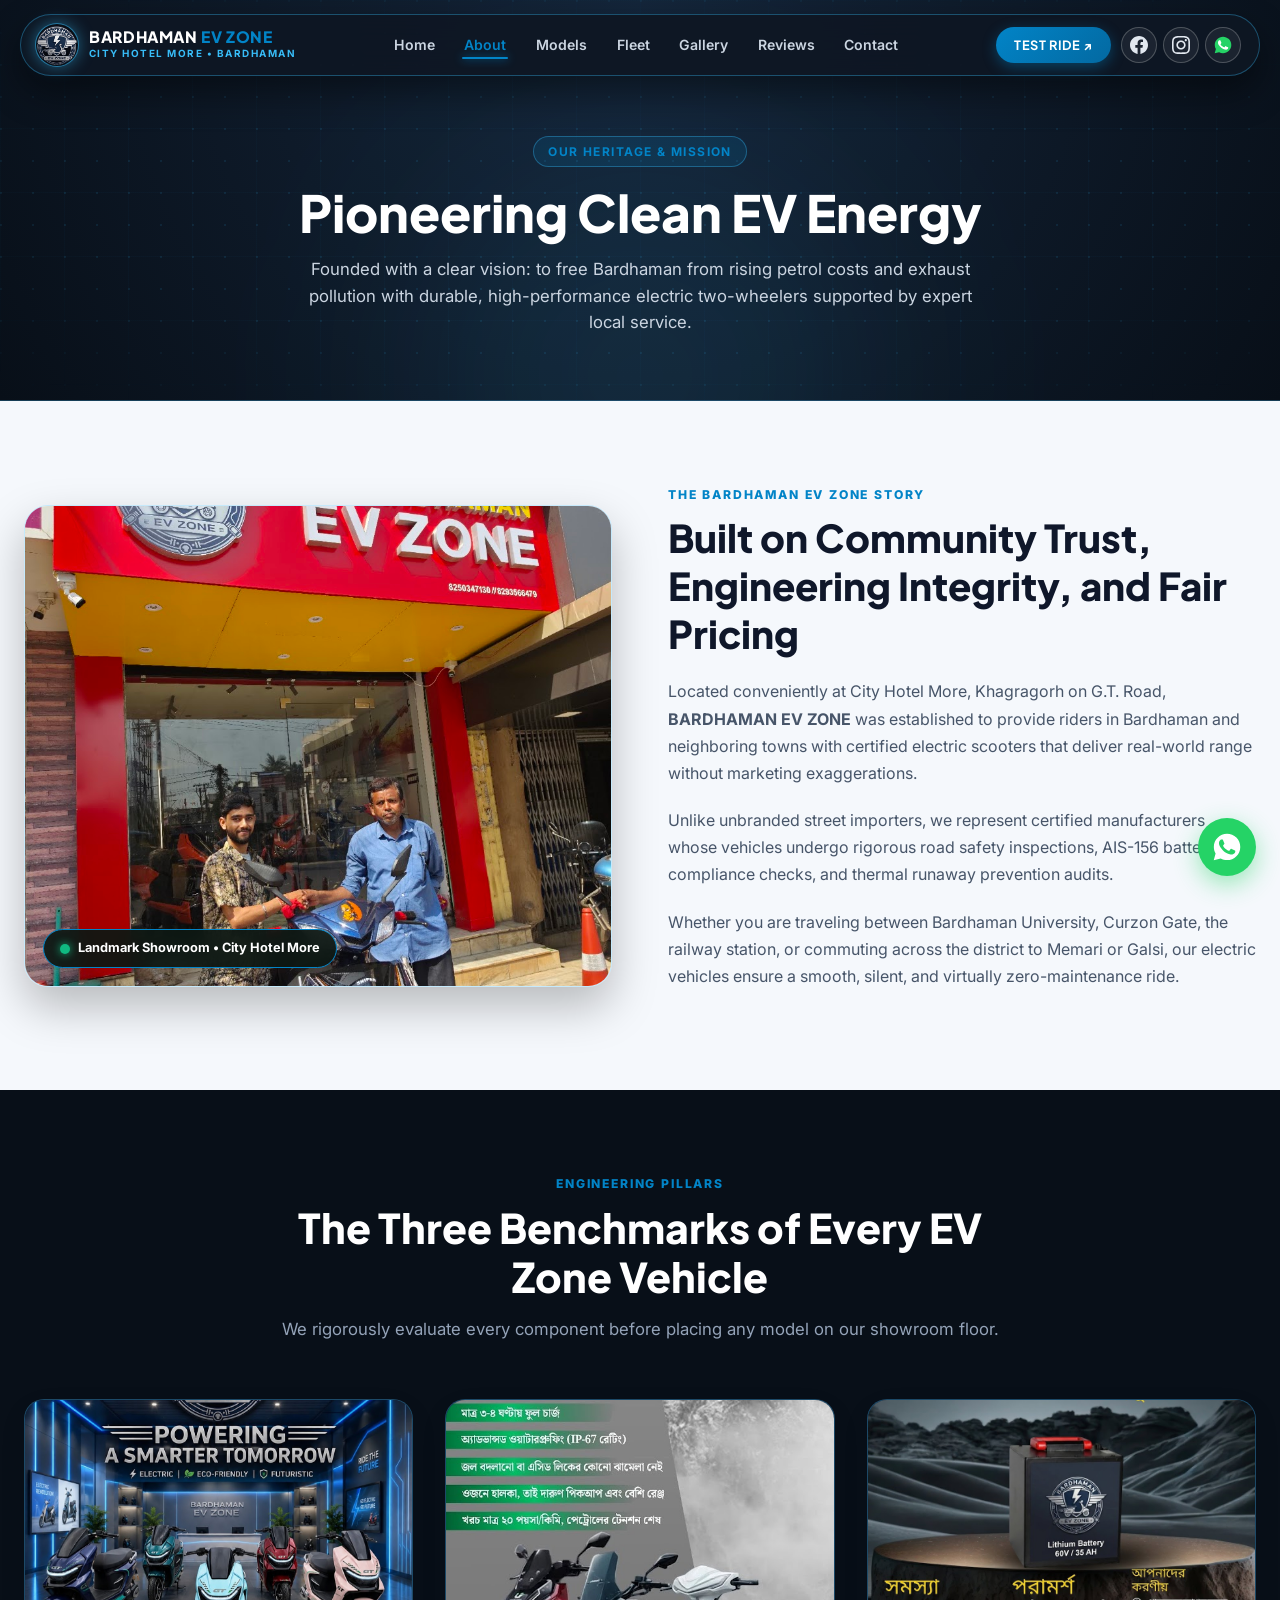
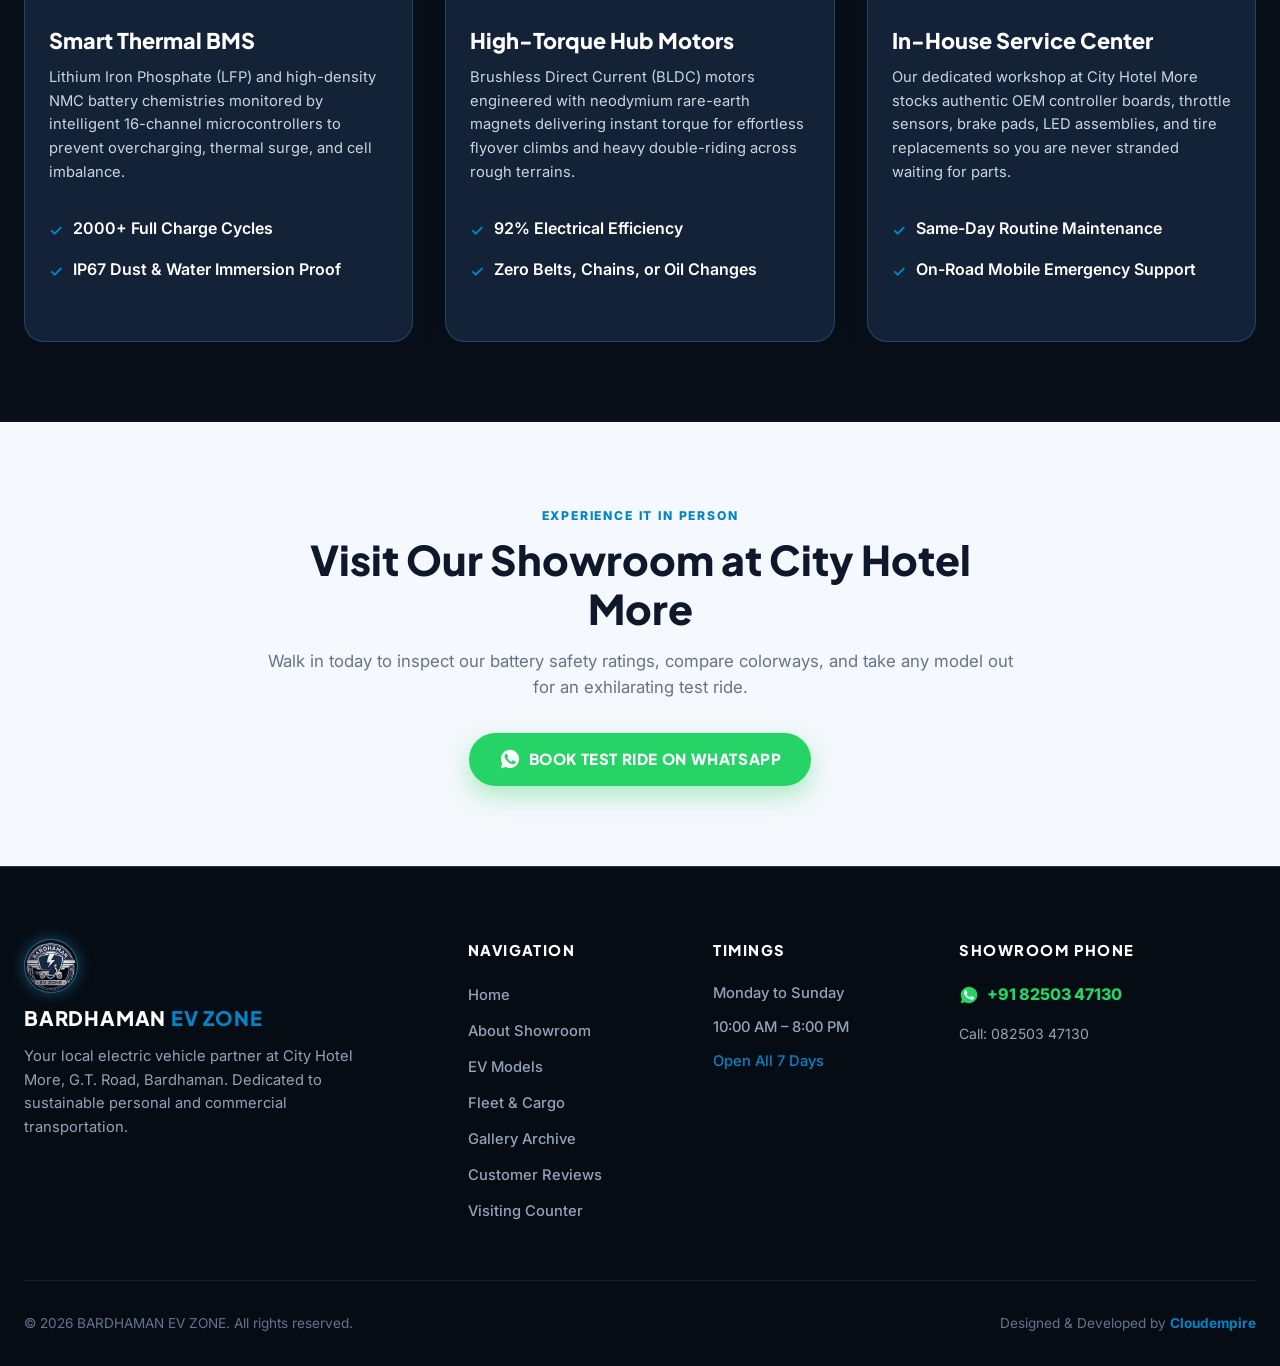
<file: about.html>
<!DOCTYPE html>
<html lang="en">
<head>
  <meta charset="UTF-8">
  <meta name="viewport" content="width=device-width, initial-scale=1.0">
  <title>About Our Showroom & Heritage | BARDHAMAN EV ZONE</title>
  <meta name="description" content="Discover the story behind BARDHAMAN EV ZONE at City Hotel More, G.T. Road. Authorized multi-brand electric vehicle showroom, specialized battery diagnostics, and certified technicians.">
  <link rel="canonical" href="https://cloudempiretech.github.io/bardhaman-ev-zone/about.html">
  
  <link rel="icon" type="image/svg+xml" href="assets/images/favicon.svg">
  <link rel="apple-touch-icon" href="assets/images/apple-touch-icon.png">
  
  <link rel="preconnect" href="https://fonts.googleapis.com">
  <link rel="preconnect" href="https://fonts.gstatic.com" crossorigin>
  <link href="https://fonts.googleapis.com/css2?family=Inter:wght@400;500;600;700;800&family=Plus+Jakarta+Sans:wght@700;800;900&display=swap" rel="stylesheet">
  
  <link rel="stylesheet" href="assets/css/style.css">
</head>
<body>

  <!-- Floating Pill Navbar -->
  <header class="site-header">
    <div class="header-inner">
      <a href="index.html" class="brand-link" aria-label="BARDHAMAN EV ZONE Home">
        <img src="assets/images/logo.png" alt="BARDHAMAN EV ZONE Emblem" class="brand-logo-img">
        <div class="brand-info">
          <div class="brand-name">BARDHAMAN <span>EV ZONE</span></div>
          <div class="brand-sub">CITY HOTEL MORE • BARDHAMAN</div>
        </div>
      </a>

      <nav aria-label="Primary Navigation">
        <ul class="nav-links">
          <li><a href="index.html" class="nav-link">Home</a></li>
          <li><a href="about.html" class="nav-link active">About</a></li>
          <li><a href="models.html" class="nav-link">Models</a></li>
          <li><a href="fleet.html" class="nav-link">Fleet</a></li>
          <li><a href="gallery.html" class="nav-link">Gallery</a></li>
          <li><a href="reviews.html" class="nav-link">Reviews</a></li>
          <li><a href="contact.html" class="nav-link">Contact</a></li>
        </ul>
      </nav>

      <div class="header-actions">
        <a href="contact.html" class="btn-cta-pill">TEST RIDE ↗</a>
        <div class="social-links-circle">
          <a href="https://www.facebook.com/bardhamanevzone/" target="_blank" rel="noopener noreferrer" class="btn-social-circle" aria-label="Facebook">
            <svg width="18" height="18" viewBox="0 0 24 24" fill="currentColor">
              <path d="M24 12.073c0-6.627-5.373-12-12-12s-12 5.373-12 12c0 5.99 4.388 10.954 10.125 11.854v-8.385H7.078v-3.47h3.047V9.43c0-3.007 1.792-4.669 4.533-4.669 1.312 0 2.686.235 2.686.235v2.953H15.83c-1.491 0-1.956.925-1.956 1.874v2.25h3.328l-.532 3.47h-2.796v8.385C19.612 23.027 24 18.062 24 12.073z"/>
            </svg>
          </a>
          <a href="https://www.instagram.com/bardhamanevzone/" target="_blank" rel="noopener noreferrer" class="btn-social-circle" aria-label="Instagram">
            <svg width="18" height="18" viewBox="0 0 24 24" fill="currentColor">
              <path d="M12 2.163c3.204 0 3.584.012 4.85.07 3.252.148 4.771 1.691 4.919 4.919.058 1.265.069 1.645.069 4.849 0 3.205-.012 3.584-.069 4.849-.149 3.225-1.664 4.771-4.919 4.919-1.266.058-1.644.07-4.85.07-3.204 0-3.584-.012-4.849-.07-3.26-.149-4.771-1.699-4.919-4.92-.058-1.265-.07-1.644-.07-4.849 0-3.204.013-3.583.07-4.849.149-3.227 1.664-4.771 4.919-4.919 1.266-.057 1.645-.069 4.849-.069zm0-2.163c-3.259 0-3.667.014-4.947.072-4.358.2-6.78 2.618-6.98 6.98-.059 1.281-.073 1.689-.073 4.948 0 3.259.014 3.668.072 4.948.2 4.358 2.618 6.78 6.98 6.98 1.281.058 1.689.072 4.948.072 3.259 0 3.668-.014 4.948-.072 4.354-.2 6.782-2.618 6.979-6.98.059-1.28.073-1.689.073-4.948 0-3.259-.014-3.667-.072-4.947-.196-4.354-2.617-6.78-6.979-6.98-1.281-.059-1.69-.073-4.949-.073zm0 5.838c-3.403 0-6.162 2.759-6.162 6.162s2.759 6.163 6.162 6.163 6.162-2.759 6.162-6.163c0-3.403-2.759-6.162-6.162-6.162zm0 10.162c-2.209 0-4-1.79-4-4 0-2.209 1.791-4 4-4s4 1.791 4 4c0 2.21-1.791 4-4 4zm6.406-11.845c-.796 0-1.441.645-1.441 1.44s.645 1.44 1.441 1.44c.795 0 1.439-.645 1.439-1.44s-.644-1.44-1.439-1.44z"/>
            </svg>
          </a>
          <a href="https://wa.me/918250347130?text=Namaste%20Bardhaman%20EV%20Zone!%20I%20am%20reading%20about%20your%20showroom." target="_blank" rel="noopener noreferrer" class="btn-social-circle btn-social-wa" aria-label="WhatsApp">
            <svg class="wa-icon" viewBox="0 0 24 24" width="20" height="20" fill="none">
  <path fill="#25D366" d="M12.04 2C6.58 2 2.13 6.45 2.13 11.91C2.13 13.66 2.59 15.36 3.45 16.86L2.05 22L7.3 20.62C8.75 21.41 10.38 21.83 12.04 21.83C17.5 21.83 21.95 17.38 21.95 11.92C21.95 9.27 20.92 6.78 19.05 4.91C17.18 3.04 14.69 2 12.04 2Z"/>
  <path fill="#FFFFFF" d="M17.51 14.38C17.21 14.23 15.74 13.51 15.46 13.41C15.19 13.31 14.99 13.26 14.79 13.56C14.59 13.86 14.02 14.53 13.84 14.73C13.67 14.93 13.49 14.96 13.19 14.81C12.89 14.66 11.93 14.35 10.79 13.33C9.9 12.54 9.3 11.56 9.13 11.26C8.95 10.96 9.11 10.8 9.26 10.65C9.39 10.52 9.56 10.29 9.71 10.12C9.86 9.94 9.91 9.82 10.01 9.62C10.11 9.42 10.06 9.24 9.98 9.09C9.91 8.94 9.31 7.47 9.06 6.87C8.82 6.29 8.57 6.37 8.39 6.36C8.22 6.35 8.02 6.35 7.82 6.35C7.62 6.35 7.3 6.42 7.03 6.72C6.75 7.02 5.98 7.74 5.98 9.22C5.98 10.7 7.06 12.13 7.21 12.33C7.36 12.53 9.33 15.57 12.35 16.87C13.07 17.18 13.63 17.37 14.07 17.51C14.79 17.74 15.45 17.71 15.97 17.63C16.55 17.54 17.76 16.89 18.01 16.19C18.26 15.49 18.26 14.89 18.19 14.76C18.11 14.63 17.91 14.53 17.61 14.38H17.51Z"/>
</svg>
          </a>
        </div>
        <button class="mobile-nav-toggle" aria-label="Toggle navigation drawer" aria-expanded="false">
          <svg width="24" height="24" viewBox="0 0 24 24" fill="none" stroke="currentColor" stroke-width="2.5" stroke-linecap="round" stroke-linejoin="round">
            <line x1="3" y1="12" x2="21" y2="12"></line>
            <line x1="3" y1="6" x2="21" y2="6"></line>
            <line x1="3" y1="18" x2="21" y2="18"></line>
          </svg>
        </button>
      </div>
    </div>
  </header>

  <!-- Subpage Banner -->
  <section class="subpage-banner">
    <div class="abstract-orb abstract-orb-center" aria-hidden="true"></div>
    <div class="abstract-tech-grid" aria-hidden="true"></div>
    <div class="subpage-badge">OUR HERITAGE & MISSION</div>
    <h1 class="subpage-title">Pioneering Clean EV Energy</h1>
    <p class="subpage-desc">
      Founded with a clear vision: to free Bardhaman from rising petrol costs and exhaust pollution with durable, high-performance electric two-wheelers supported by expert local service.
    </p>
  </section>

  <!-- Heritage Section 1 -->
  <main class="section">
    <div class="heritage-grid">
      <div class="heritage-media-wrap reveal">
        <img src="assets/images/ev_zone_photo_1.jpg" alt="Showroom exterior at City Hotel More Bardhaman" loading="lazy">
        <div class="verified-storefront-badge">
          <span class="verified-dot"></span> Landmark Showroom • City Hotel More
        </div>
      </div>

      <div class="heritage-content reveal" data-delay="1">
        <span class="section-tag">THE BARDHAMAN EV ZONE STORY</span>
        <h3>Built on Community Trust, Engineering Integrity, and Fair Pricing</h3>
        <p>
          Located conveniently at City Hotel More, Khagragorh on G.T. Road, <strong>BARDHAMAN EV ZONE</strong> was established to provide riders in Bardhaman and neighboring towns with certified electric scooters that deliver real-world range without marketing exaggerations.
        </p>
        <p>
          Unlike unbranded street importers, we represent certified manufacturers whose vehicles undergo rigorous road safety inspections, AIS-156 battery compliance checks, and thermal runaway prevention audits.
        </p>
        <p>
          Whether you are traveling between Bardhaman University, Curzon Gate, the railway station, or commuting across the district to Memari or Galsi, our electric vehicles ensure a smooth, silent, and virtually zero-maintenance ride.
        </p>
      </div>
    </div>
  </main>

  <!-- Technical Workshop Pillars -->
  <section class="section section-dark">
    <div class="section-header reveal">
      <span class="section-tag">ENGINEERING PILLARS</span>
      <h2 class="section-title">The Three Benchmarks of Every EV Zone Vehicle</h2>
      <p class="section-subtitle">We rigorously evaluate every component before placing any model on our showroom floor.</p>
    </div>

    <div class="cards-grid">
      <div class="portfolio-card reveal" data-delay="1" style="background: var(--color-surface-card); border-color: var(--color-border-dark); color: #ffffff;">
        <div class="card-media" style="height: 200px;">
          <img src="assets/images/ev_zone_photo_8.jpg" alt="Smart Battery BMS Diagnostics" loading="lazy">
        </div>
        <div class="card-body">
          <h3 class="card-title" style="color: #ffffff;">Smart Thermal BMS</h3>
          <p class="card-desc" style="color: #cbd5e1;">
            Lithium Iron Phosphate (LFP) and high-density NMC battery chemistries monitored by intelligent 16-channel microcontrollers to prevent overcharging, thermal surge, and cell imbalance.
          </p>
          <ul class="feature-check-list" style="margin-top: 0.5rem;">
            <li class="feature-check-item" style="color: #ffffff;"><span class="check-icon">✓</span> 2000+ Full Charge Cycles</li>
            <li class="feature-check-item" style="color: #ffffff;"><span class="check-icon">✓</span> IP67 Dust & Water Immersion Proof</li>
          </ul>
        </div>
      </div>

      <div class="portfolio-card reveal" data-delay="2" style="background: var(--color-surface-card); border-color: var(--color-border-dark); color: #ffffff;">
        <div class="card-media" style="height: 200px;">
          <img src="assets/images/ev_zone_photo_9.jpg" alt="High Torque Hub Motor" loading="lazy">
        </div>
        <div class="card-body">
          <h3 class="card-title" style="color: #ffffff;">High-Torque Hub Motors</h3>
          <p class="card-desc" style="color: #cbd5e1;">
            Brushless Direct Current (BLDC) motors engineered with neodymium rare-earth magnets delivering instant torque for effortless flyover climbs and heavy double-riding across rough terrains.
          </p>
          <ul class="feature-check-list" style="margin-top: 0.5rem;">
            <li class="feature-check-item" style="color: #ffffff;"><span class="check-icon">✓</span> 92% Electrical Efficiency</li>
            <li class="feature-check-item" style="color: #ffffff;"><span class="check-icon">✓</span> Zero Belts, Chains, or Oil Changes</li>
          </ul>
        </div>
      </div>

      <div class="portfolio-card reveal" data-delay="3" style="background: var(--color-surface-card); border-color: var(--color-border-dark); color: #ffffff;">
        <div class="card-media" style="height: 200px;">
          <img src="assets/images/ev_zone_photo_10.jpg" alt="Showroom Service Bay" loading="lazy">
        </div>
        <div class="card-body">
          <h3 class="card-title" style="color: #ffffff;">In-House Service Center</h3>
          <p class="card-desc" style="color: #cbd5e1;">
            Our dedicated workshop at City Hotel More stocks authentic OEM controller boards, throttle sensors, brake pads, LED assemblies, and tire replacements so you are never stranded waiting for parts.
          </p>
          <ul class="feature-check-list" style="margin-top: 0.5rem;">
            <li class="feature-check-item" style="color: #ffffff;"><span class="check-icon">✓</span> Same-Day Routine Maintenance</li>
            <li class="feature-check-item" style="color: #ffffff;"><span class="check-icon">✓</span> On-Road Mobile Emergency Support</li>
          </ul>
        </div>
      </div>
    </div>
  </section>

  <!-- Visiting Call to Action -->
  <section class="section" style="text-align: center;">
    <div class="section-header reveal" style="margin-bottom: 2rem;">
      <span class="section-tag">EXPERIENCE IT IN PERSON</span>
      <h2 class="section-title">Visit Our Showroom at City Hotel More</h2>
      <p class="section-subtitle">Walk in today to inspect our battery safety ratings, compare colorways, and take any model out for an exhilarating test ride.</p>
    </div>
    <div class="reveal">
      <a href="contact.html" class="btn-hero-primary" style="display: inline-flex;">
          <svg class="wa-icon" viewBox="0 0 24 24" width="22" height="22" fill="none">
  <path fill="#FFFFFF" d="M12.04 2C6.58 2 2.13 6.45 2.13 11.91C2.13 13.66 2.59 15.36 3.45 16.86L2.05 22L7.3 20.62C8.75 21.41 10.38 21.83 12.04 21.83C17.5 21.83 21.95 17.38 21.95 11.92C21.95 9.27 20.92 6.78 19.05 4.91C17.18 3.04 14.69 2 12.04 2Z"/>
  <path fill="#25D366" d="M17.51 14.38C17.21 14.23 15.74 13.51 15.46 13.41C15.19 13.31 14.99 13.26 14.79 13.56C14.59 13.86 14.02 14.53 13.84 14.73C13.67 14.93 13.49 14.96 13.19 14.81C12.89 14.66 11.93 14.35 10.79 13.33C9.9 12.54 9.3 11.56 9.13 11.26C8.95 10.96 9.11 10.8 9.26 10.65C9.39 10.52 9.56 10.29 9.71 10.12C9.86 9.94 9.91 9.82 10.01 9.62C10.11 9.42 10.06 9.24 9.98 9.09C9.91 8.94 9.31 7.47 9.06 6.87C8.82 6.29 8.57 6.37 8.39 6.36C8.22 6.35 8.02 6.35 7.82 6.35C7.62 6.35 7.3 6.42 7.03 6.72C6.75 7.02 5.98 7.74 5.98 9.22C5.98 10.7 7.06 12.13 7.21 12.33C7.36 12.53 9.33 15.57 12.35 16.87C13.07 17.18 13.63 17.37 14.07 17.51C14.79 17.74 15.45 17.71 15.97 17.63C16.55 17.54 17.76 16.89 18.01 16.19C18.26 15.49 18.26 14.89 18.19 14.76C18.11 14.63 17.91 14.53 17.61 14.38H17.51Z"/>
</svg>
        BOOK TEST RIDE ON WHATSAPP
      </a>
    </div>
  </section>

  <!-- Floating WhatsApp Button -->
  <a href="https://wa.me/918250347130?text=Namaste%20Bardhaman%20EV%20Zone!%20I%20would%20like%20to%20visit%20your%20workshop." class="floating-wa-btn" aria-label="Chat on WhatsApp" target="_blank" rel="noopener noreferrer">
    <svg viewBox="0 0 24 24" width="34" height="34" fill="none">
  <path fill="#FFFFFF" d="M12.04 2C6.58 2 2.13 6.45 2.13 11.91C2.13 13.66 2.59 15.36 3.45 16.86L2.05 22L7.3 20.62C8.75 21.41 10.38 21.83 12.04 21.83C17.5 21.83 21.95 17.38 21.95 11.92C21.95 9.27 20.92 6.78 19.05 4.91C17.18 3.04 14.69 2 12.04 2Z"/>
  <path fill="#25D366" d="M17.51 14.38C17.21 14.23 15.74 13.51 15.46 13.41C15.19 13.31 14.99 13.26 14.79 13.56C14.59 13.86 14.02 14.53 13.84 14.73C13.67 14.93 13.49 14.96 13.19 14.81C12.89 14.66 11.93 14.35 10.79 13.33C9.9 12.54 9.3 11.56 9.13 11.26C8.95 10.96 9.11 10.8 9.26 10.65C9.39 10.52 9.56 10.29 9.71 10.12C9.86 9.94 9.91 9.82 10.01 9.62C10.11 9.42 10.06 9.24 9.98 9.09C9.91 8.94 9.31 7.47 9.06 6.87C8.82 6.29 8.57 6.37 8.39 6.36C8.22 6.35 8.02 6.35 7.82 6.35C7.62 6.35 7.3 6.42 7.03 6.72C6.75 7.02 5.98 7.74 5.98 9.22C5.98 10.7 7.06 12.13 7.21 12.33C7.36 12.53 9.33 15.57 12.35 16.87C13.07 17.18 13.63 17.37 14.07 17.51C14.79 17.74 15.45 17.71 15.97 17.63C16.55 17.54 17.76 16.89 18.01 16.19C18.26 15.49 18.26 14.89 18.19 14.76C18.11 14.63 17.91 14.53 17.61 14.38H17.51Z"/>
</svg>
  </a>

  <!-- Footer -->
  <footer class="site-footer">
    <div class="footer-top">
      <div class="footer-brand">
        <img src="assets/images/logo.png" alt="BARDHAMAN EV ZONE Logo" class="footer-logo-img">
        <div class="brand-name" style="font-size: 1.25rem;">BARDHAMAN <span style="color: var(--color-primary);">EV ZONE</span></div>
        <p>Your local electric vehicle partner at City Hotel More, G.T. Road, Bardhaman. Dedicated to sustainable personal and commercial transportation.</p>
      </div>
      <div class="footer-nav-col">
        <div class="footer-col-title">Navigation</div>
        <ul class="footer-nav-list">
          <li><a href="index.html" class="footer-nav-link">Home</a></li>
          <li><a href="about.html" class="footer-nav-link">About Showroom</a></li>
          <li><a href="models.html" class="footer-nav-link">EV Models</a></li>
          <li><a href="fleet.html" class="footer-nav-link">Fleet & Cargo</a></li>
          <li><a href="gallery.html" class="footer-nav-link">Gallery Archive</a></li>
          <li><a href="reviews.html" class="footer-nav-link">Customer Reviews</a></li>
          <li><a href="contact.html" class="footer-nav-link">Visiting Counter</a></li>
        </ul>
      </div>
      <div class="footer-nav-col">
        <div class="footer-col-title">Timings</div>
        <ul class="footer-nav-list">
          <li class="footer-nav-link">Monday to Sunday</li>
          <li class="footer-nav-link">10:00 AM – 8:00 PM</li>
          <li class="footer-nav-link" style="color: var(--color-primary);">Open All 7 Days</li>
        </ul>
      </div>
      <div class="footer-nav-col">
        <div class="footer-col-title">Showroom Phone</div>
        <p style="margin-bottom: 0.5rem;">
          <a href="https://wa.me/918250347130" class="phone-wa-link">
            <svg class="wa-icon" viewBox="0 0 24 24" width="20" height="20" fill="none">
  <path fill="#25D366" d="M12.04 2C6.58 2 2.13 6.45 2.13 11.91C2.13 13.66 2.59 15.36 3.45 16.86L2.05 22L7.3 20.62C8.75 21.41 10.38 21.83 12.04 21.83C17.5 21.83 21.95 17.38 21.95 11.92C21.95 9.27 20.92 6.78 19.05 4.91C17.18 3.04 14.69 2 12.04 2Z"/>
  <path fill="#FFFFFF" d="M17.51 14.38C17.21 14.23 15.74 13.51 15.46 13.41C15.19 13.31 14.99 13.26 14.79 13.56C14.59 13.86 14.02 14.53 13.84 14.73C13.67 14.93 13.49 14.96 13.19 14.81C12.89 14.66 11.93 14.35 10.79 13.33C9.9 12.54 9.3 11.56 9.13 11.26C8.95 10.96 9.11 10.8 9.26 10.65C9.39 10.52 9.56 10.29 9.71 10.12C9.86 9.94 9.91 9.82 10.01 9.62C10.11 9.42 10.06 9.24 9.98 9.09C9.91 8.94 9.31 7.47 9.06 6.87C8.82 6.29 8.57 6.37 8.39 6.36C8.22 6.35 8.02 6.35 7.82 6.35C7.62 6.35 7.3 6.42 7.03 6.72C6.75 7.02 5.98 7.74 5.98 9.22C5.98 10.7 7.06 12.13 7.21 12.33C7.36 12.53 9.33 15.57 12.35 16.87C13.07 17.18 13.63 17.37 14.07 17.51C14.79 17.74 15.45 17.71 15.97 17.63C16.55 17.54 17.76 16.89 18.01 16.19C18.26 15.49 18.26 14.89 18.19 14.76C18.11 14.63 17.91 14.53 17.61 14.38H17.51Z"/>
</svg>
            +91 82503 47130
          </a>
        </p>
        <p><a href="tel:+918250347130" style="color: #94a3b8; font-size: 0.88rem;">Call: 082503 47130</a></p>
      </div>
    </div>
    <div class="footer-bottom">
      <div>© 2026 BARDHAMAN EV ZONE. All rights reserved.</div>
      <div class="footer-attribution">
        Designed & Developed by <a href="https://cloudempire.tech/" target="_blank" rel="noopener noreferrer">Cloudempire</a>
      </div>
    </div>
  </footer>

  <script src="assets/js/main.js"></script>
</body>
</html>
</file>
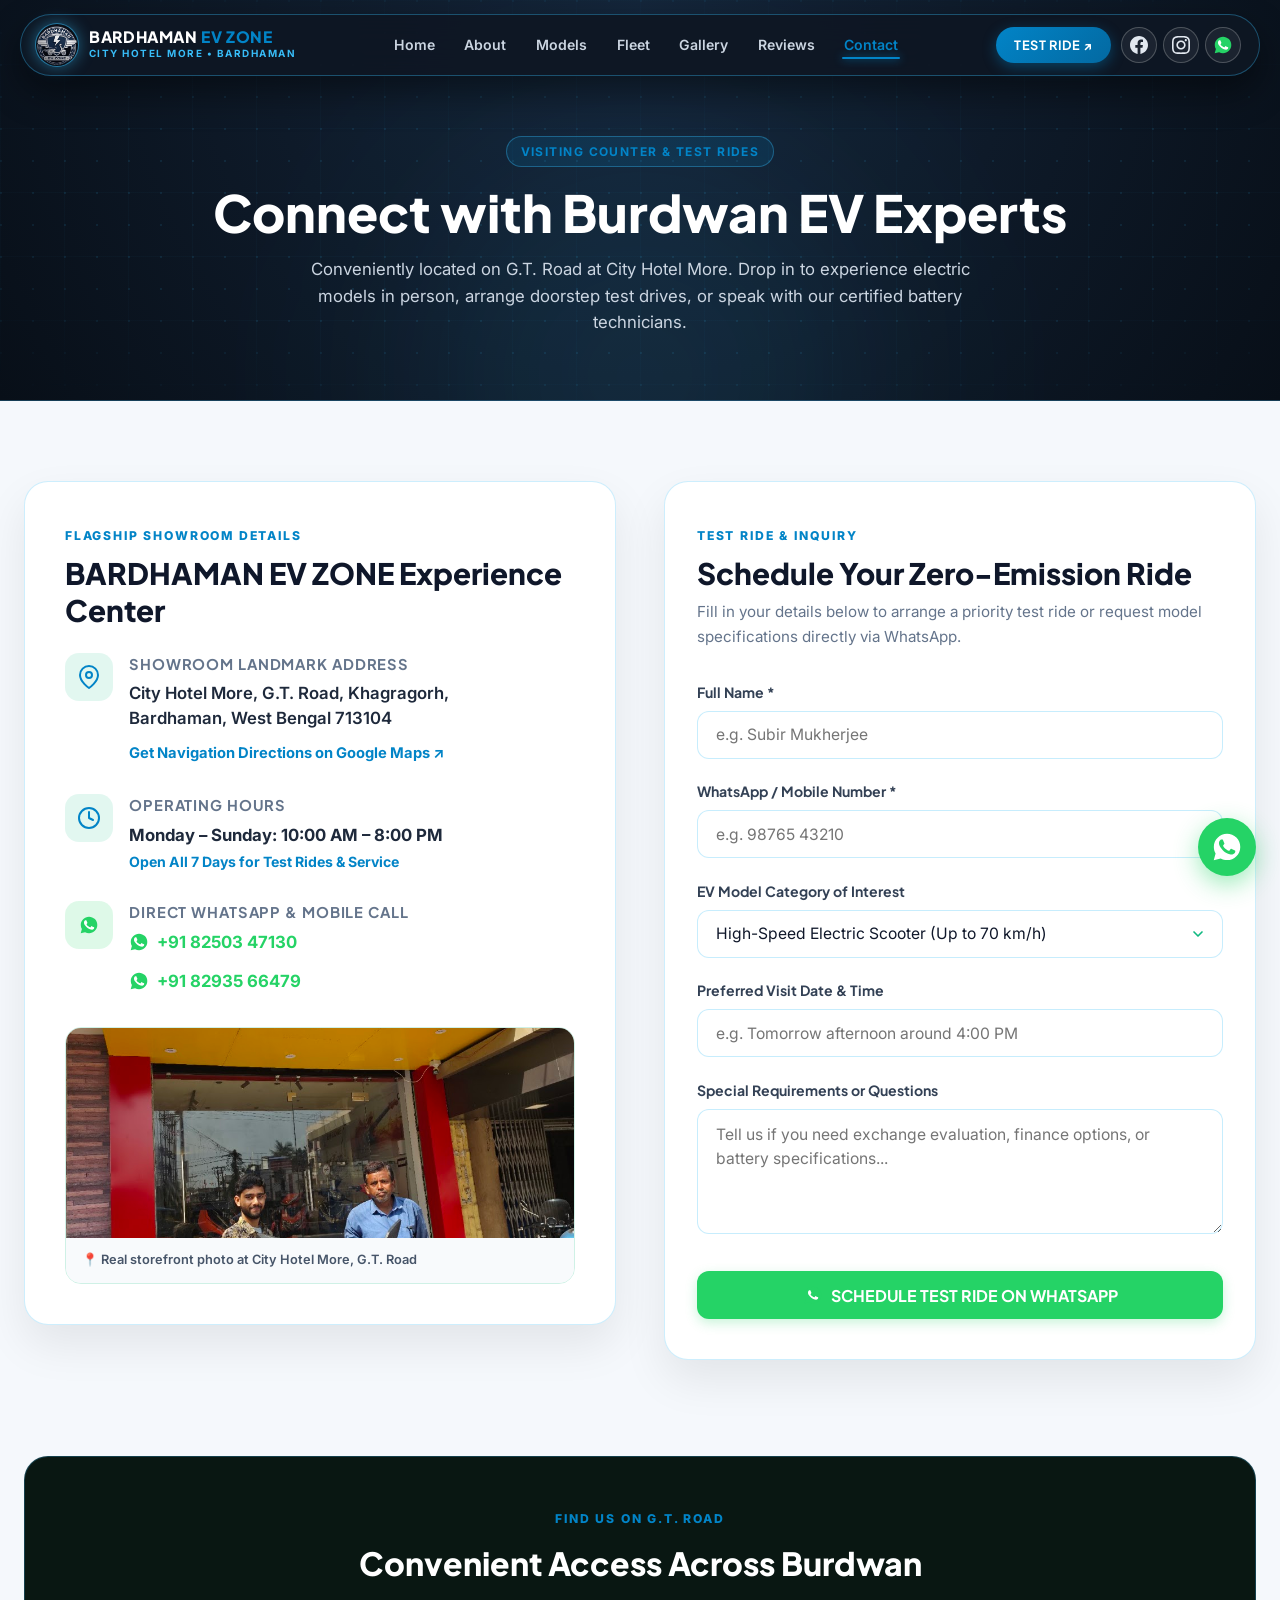
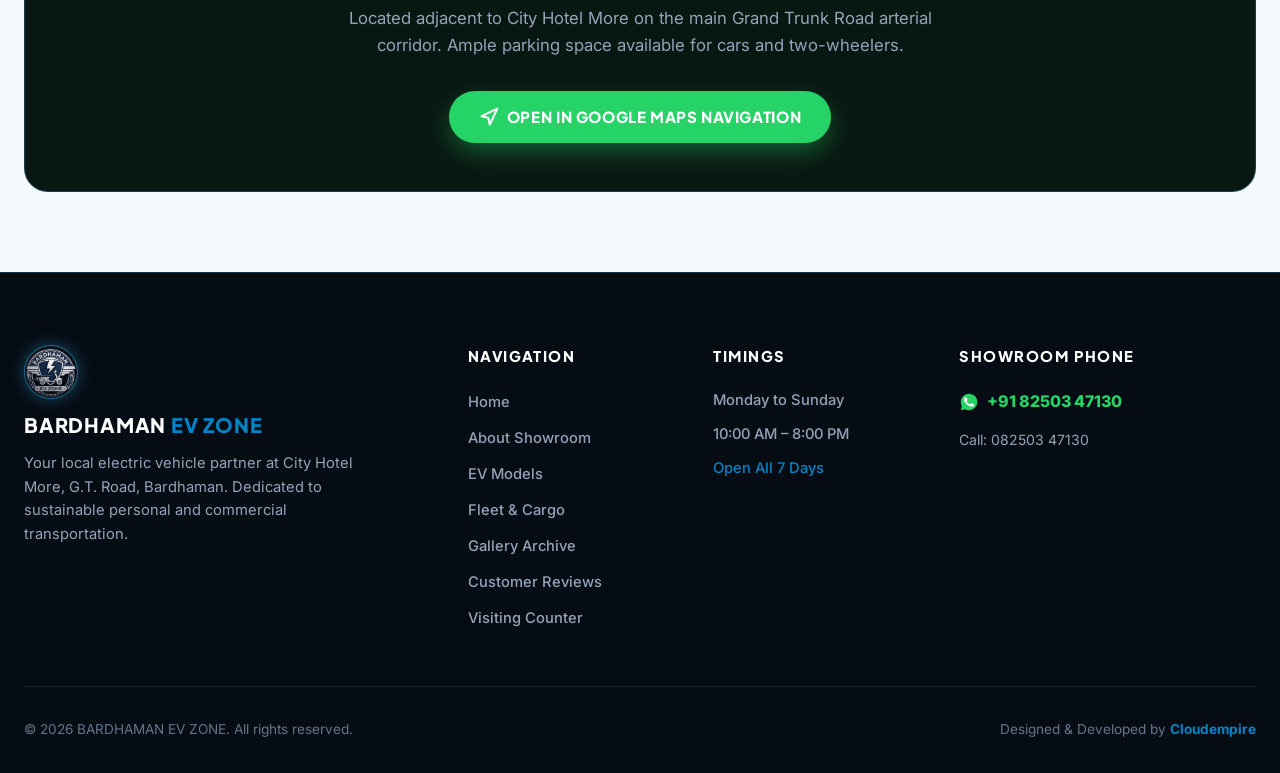
<file: contact.html>
<!DOCTYPE html>
<html lang="en">
<head>
  <meta charset="UTF-8">
  <meta name="viewport" content="width=device-width, initial-scale=1.0">
  <title>Visiting Counter &amp; Test Ride Booking | BARDHAMAN EV ZONE</title>
  <meta name="description" content="Visit BARDHAMAN EV ZONE at City Hotel More, G.T. Road, Bardhaman. Book your zero-emission test ride, check showroom hours, or contact our sales and service team directly on WhatsApp.">
  <link rel="canonical" href="https://cloudempiretech.github.io/bardhaman-ev-zone/contact.html">
  
  <link rel="icon" type="image/svg+xml" href="assets/images/favicon.svg">
  <link rel="apple-touch-icon" href="assets/images/apple-touch-icon.png">
  
  <link rel="preconnect" href="https://fonts.googleapis.com">
  <link rel="preconnect" href="https://fonts.gstatic.com" crossorigin>
  <link href="https://fonts.googleapis.com/css2?family=Inter:wght@400;500;600;700;800&family=Plus+Jakarta+Sans:wght@700;800;900&display=swap" rel="stylesheet">
  
  <link rel="stylesheet" href="assets/css/style.css">
</head>
<body>

  <!-- Floating Pill Navbar -->
  <header class="site-header">
    <div class="header-inner">
      <a href="index.html" class="brand-link" aria-label="BARDHAMAN EV ZONE Home">
        <img src="assets/images/logo.png" alt="BARDHAMAN EV ZONE Emblem" class="brand-logo-img">
        <div class="brand-info">
          <div class="brand-name">BARDHAMAN <span>EV ZONE</span></div>
          <div class="brand-sub">CITY HOTEL MORE • BARDHAMAN</div>
        </div>
      </a>

      <nav aria-label="Primary Navigation">
        <ul class="nav-links">
          <li><a href="index.html" class="nav-link">Home</a></li>
          <li><a href="about.html" class="nav-link">About</a></li>
          <li><a href="models.html" class="nav-link">Models</a></li>
          <li><a href="fleet.html" class="nav-link">Fleet</a></li>
          <li><a href="gallery.html" class="nav-link">Gallery</a></li>
          <li><a href="reviews.html" class="nav-link">Reviews</a></li>
          <li><a href="contact.html" class="nav-link active">Contact</a></li>
        </ul>
      </nav>

      <div class="header-actions">
        <a href="contact.html" class="btn-cta-pill">TEST RIDE ↗</a>
        <div class="social-links-circle">
          <a href="https://www.facebook.com/bardhamanevzone/" target="_blank" rel="noopener noreferrer" class="btn-social-circle" aria-label="Facebook">
            <svg width="18" height="18" viewBox="0 0 24 24" fill="currentColor">
              <path d="M24 12.073c0-6.627-5.373-12-12-12s-12 5.373-12 12c0 5.99 4.388 10.954 10.125 11.854v-8.385H7.078v-3.47h3.047V9.43c0-3.007 1.792-4.669 4.533-4.669 1.312 0 2.686.235 2.686.235v2.953H15.83c-1.491 0-1.956.925-1.956 1.874v2.25h3.328l-.532 3.47h-2.796v8.385C19.612 23.027 24 18.062 24 12.073z"/>
            </svg>
          </a>
          <a href="https://www.instagram.com/bardhamanevzone/" target="_blank" rel="noopener noreferrer" class="btn-social-circle" aria-label="Instagram">
            <svg width="18" height="18" viewBox="0 0 24 24" fill="currentColor">
              <path d="M12 2.163c3.204 0 3.584.012 4.85.07 3.252.148 4.771 1.691 4.919 4.919.058 1.265.069 1.645.069 4.849 0 3.205-.012 3.584-.069 4.849-.149 3.225-1.664 4.771-4.919 4.919-1.266.058-1.644.07-4.85.07-3.204 0-3.584-.012-4.849-.07-3.26-.149-4.771-1.699-4.919-4.92-.058-1.265-.07-1.644-.07-4.849 0-3.204.013-3.583.07-4.849.149-3.227 1.664-4.771 4.919-4.919 1.266-.057 1.645-.069 4.849-.069zm0-2.163c-3.259 0-3.667.014-4.947.072-4.358.2-6.78 2.618-6.98 6.98-.059 1.281-.073 1.689-.073 4.948 0 3.259.014 3.668.072 4.948.2 4.358 2.618 6.78 6.98 6.98 1.281.058 1.689.072 4.948.072 3.259 0 3.668-.014 4.948-.072 4.354-.2 6.782-2.618 6.979-6.98.059-1.28.073-1.689.073-4.948 0-3.259-.014-3.667-.072-4.947-.196-4.354-2.617-6.78-6.979-6.98-1.281-.059-1.69-.073-4.949-.073zm0 5.838c-3.403 0-6.162 2.759-6.162 6.162s2.759 6.163 6.162 6.163 6.162-2.759 6.162-6.163c0-3.403-2.759-6.162-6.162-6.162zm0 10.162c-2.209 0-4-1.79-4-4 0-2.209 1.791-4 4-4s4 1.791 4 4c0 2.21-1.791 4-4 4zm6.406-11.845c-.796 0-1.441.645-1.441 1.44s.645 1.44 1.441 1.44c.795 0 1.439-.645 1.439-1.44s-.644-1.44-1.439-1.44z"/>
            </svg>
          </a>
          <a href="https://wa.me/918250347130?text=Namaste%20Bardhaman%20EV%20Zone!%20I%20am%20at%20your%20visiting%20counter." target="_blank" rel="noopener noreferrer" class="btn-social-circle btn-social-wa" aria-label="WhatsApp">
            <svg class="wa-icon" viewBox="0 0 24 24" width="20" height="20" fill="none">
  <path fill="#25D366" d="M12.04 2C6.58 2 2.13 6.45 2.13 11.91C2.13 13.66 2.59 15.36 3.45 16.86L2.05 22L7.3 20.62C8.75 21.41 10.38 21.83 12.04 21.83C17.5 21.83 21.95 17.38 21.95 11.92C21.95 9.27 20.92 6.78 19.05 4.91C17.18 3.04 14.69 2 12.04 2Z"/>
  <path fill="#FFFFFF" d="M17.51 14.38C17.21 14.23 15.74 13.51 15.46 13.41C15.19 13.31 14.99 13.26 14.79 13.56C14.59 13.86 14.02 14.53 13.84 14.73C13.67 14.93 13.49 14.96 13.19 14.81C12.89 14.66 11.93 14.35 10.79 13.33C9.9 12.54 9.3 11.56 9.13 11.26C8.95 10.96 9.11 10.8 9.26 10.65C9.39 10.52 9.56 10.29 9.71 10.12C9.86 9.94 9.91 9.82 10.01 9.62C10.11 9.42 10.06 9.24 9.98 9.09C9.91 8.94 9.31 7.47 9.06 6.87C8.82 6.29 8.57 6.37 8.39 6.36C8.22 6.35 8.02 6.35 7.82 6.35C7.62 6.35 7.3 6.42 7.03 6.72C6.75 7.02 5.98 7.74 5.98 9.22C5.98 10.7 7.06 12.13 7.21 12.33C7.36 12.53 9.33 15.57 12.35 16.87C13.07 17.18 13.63 17.37 14.07 17.51C14.79 17.74 15.45 17.71 15.97 17.63C16.55 17.54 17.76 16.89 18.01 16.19C18.26 15.49 18.26 14.89 18.19 14.76C18.11 14.63 17.91 14.53 17.61 14.38H17.51Z"/>
</svg>
          </a>
        </div>
        <button class="mobile-nav-toggle" aria-label="Toggle navigation drawer" aria-expanded="false">
          <svg width="24" height="24" viewBox="0 0 24 24" fill="none" stroke="currentColor" stroke-width="2.5" stroke-linecap="round" stroke-linejoin="round">
            <line x1="3" y1="12" x2="21" y2="12"></line>
            <line x1="3" y1="6" x2="21" y2="6"></line>
            <line x1="3" y1="18" x2="21" y2="18"></line>
          </svg>
        </button>
      </div>
    </div>
  </header>

  <!-- Subpage Banner -->
  <section class="subpage-banner">
    <div class="abstract-orb abstract-orb-center" aria-hidden="true"></div>
    <div class="abstract-tech-grid" aria-hidden="true"></div>
    <div class="subpage-badge">VISITING COUNTER &amp; TEST RIDES</div>
    <h1 class="subpage-title">Connect with Burdwan EV Experts</h1>
    <p class="subpage-desc">
      Conveniently located on G.T. Road at City Hotel More. Drop in to experience electric models in person, arrange doorstep test drives, or speak with our certified battery technicians.
    </p>
  </section>

  <!-- Main Contact Grid -->
  <main class="section">
    <div class="contact-layout-grid">
      
      <!-- Showroom Details Column -->
      <div class="contact-info-card reveal">
        <span class="section-tag">FLAGSHIP SHOWROOM DETAILS</span>
        <h2 style="font-family: var(--font-heading); font-size: 1.85rem; font-weight: 800; margin-bottom: 1.5rem; line-height: 1.25;">
          BARDHAMAN EV ZONE Experience Center
        </h2>

        <div class="contact-detail-row">
          <div class="contact-icon-bubble">
            <svg width="24" height="24" viewBox="0 0 24 24" fill="none" stroke="currentColor" stroke-width="2" stroke-linecap="round" stroke-linejoin="round">
              <path d="M21 10c0 7-9 13-9 13s-9-6-9-13a9 9 0 0 1 18 0z"></path>
              <circle cx="12" cy="10" r="3"></circle>
            </svg>
          </div>
          <div class="contact-detail-text">
            <h4>Showroom Landmark Address</h4>
            <p style="font-weight: 600; line-height: 1.5; color: #1e293b;">
              City Hotel More, G.T. Road, Khagragorh,<br>
              Bardhaman, West Bengal 713104
            </p>
            <p style="margin-top: 0.5rem;">
              <a href="https://maps.app.goo.gl/tEiQMNH5g3QHJf6k9" target="_blank" rel="noopener noreferrer" style="color: var(--color-primary); font-weight: 700; font-size: 0.92rem; display: inline-flex; align-items: center; gap: 4px;">
                Get Navigation Directions on Google Maps ↗
              </a>
            </p>
          </div>
        </div>

        <div class="contact-detail-row">
          <div class="contact-icon-bubble">
            <svg width="24" height="24" viewBox="0 0 24 24" fill="none" stroke="currentColor" stroke-width="2" stroke-linecap="round" stroke-linejoin="round">
              <circle cx="12" cy="12" r="10"></circle>
              <polyline points="12 6 12 12 16 14"></polyline>
            </svg>
          </div>
          <div class="contact-detail-text">
            <h4>Operating Hours</h4>
            <p style="font-weight: 700; color: #1e293b;">
              Monday – Sunday: 10:00 AM – 8:00 PM
            </p>
            <p style="color: var(--color-primary); font-size: 0.88rem; font-weight: 700; margin-top: 2px;">
              Open All 7 Days for Test Rides &amp; Service
            </p>
          </div>
        </div>

        <div class="contact-detail-row">
          <div class="contact-icon-bubble" style="background: rgba(37, 211, 102, 0.15); color: #25d366;">
            <svg class="wa-icon" viewBox="0 0 24 24" width="20" height="20" fill="none">
  <path fill="#25D366" d="M12.04 2C6.58 2 2.13 6.45 2.13 11.91C2.13 13.66 2.59 15.36 3.45 16.86L2.05 22L7.3 20.62C8.75 21.41 10.38 21.83 12.04 21.83C17.5 21.83 21.95 17.38 21.95 11.92C21.95 9.27 20.92 6.78 19.05 4.91C17.18 3.04 14.69 2 12.04 2Z"/>
  <path fill="#FFFFFF" d="M17.51 14.38C17.21 14.23 15.74 13.51 15.46 13.41C15.19 13.31 14.99 13.26 14.79 13.56C14.59 13.86 14.02 14.53 13.84 14.73C13.67 14.93 13.49 14.96 13.19 14.81C12.89 14.66 11.93 14.35 10.79 13.33C9.9 12.54 9.3 11.56 9.13 11.26C8.95 10.96 9.11 10.8 9.26 10.65C9.39 10.52 9.56 10.29 9.71 10.12C9.86 9.94 9.91 9.82 10.01 9.62C10.11 9.42 10.06 9.24 9.98 9.09C9.91 8.94 9.31 7.47 9.06 6.87C8.82 6.29 8.57 6.37 8.39 6.36C8.22 6.35 8.02 6.35 7.82 6.35C7.62 6.35 7.3 6.42 7.03 6.72C6.75 7.02 5.98 7.74 5.98 9.22C5.98 10.7 7.06 12.13 7.21 12.33C7.36 12.53 9.33 15.57 12.35 16.87C13.07 17.18 13.63 17.37 14.07 17.51C14.79 17.74 15.45 17.71 15.97 17.63C16.55 17.54 17.76 16.89 18.01 16.19C18.26 15.49 18.26 14.89 18.19 14.76C18.11 14.63 17.91 14.53 17.61 14.38H17.51Z"/>
</svg>
          </div>
          <div class="contact-detail-text">
            <h4>Direct WhatsApp &amp; Mobile Call</h4>
            <p style="margin-bottom: 0.5rem;">
              <a href="https://wa.me/918250347130" class="phone-wa-link">
                <svg class="wa-icon" viewBox="0 0 24 24" width="20" height="20" fill="none">
  <path fill="#25D366" d="M12.04 2C6.58 2 2.13 6.45 2.13 11.91C2.13 13.66 2.59 15.36 3.45 16.86L2.05 22L7.3 20.62C8.75 21.41 10.38 21.83 12.04 21.83C17.5 21.83 21.95 17.38 21.95 11.92C21.95 9.27 20.92 6.78 19.05 4.91C17.18 3.04 14.69 2 12.04 2Z"/>
  <path fill="#FFFFFF" d="M17.51 14.38C17.21 14.23 15.74 13.51 15.46 13.41C15.19 13.31 14.99 13.26 14.79 13.56C14.59 13.86 14.02 14.53 13.84 14.73C13.67 14.93 13.49 14.96 13.19 14.81C12.89 14.66 11.93 14.35 10.79 13.33C9.9 12.54 9.3 11.56 9.13 11.26C8.95 10.96 9.11 10.8 9.26 10.65C9.39 10.52 9.56 10.29 9.71 10.12C9.86 9.94 9.91 9.82 10.01 9.62C10.11 9.42 10.06 9.24 9.98 9.09C9.91 8.94 9.31 7.47 9.06 6.87C8.82 6.29 8.57 6.37 8.39 6.36C8.22 6.35 8.02 6.35 7.82 6.35C7.62 6.35 7.3 6.42 7.03 6.72C6.75 7.02 5.98 7.74 5.98 9.22C5.98 10.7 7.06 12.13 7.21 12.33C7.36 12.53 9.33 15.57 12.35 16.87C13.07 17.18 13.63 17.37 14.07 17.51C14.79 17.74 15.45 17.71 15.97 17.63C16.55 17.54 17.76 16.89 18.01 16.19C18.26 15.49 18.26 14.89 18.19 14.76C18.11 14.63 17.91 14.53 17.61 14.38H17.51Z"/>
</svg>
                +91 82503 47130
              </a>
            </p>
            <p>
              <a href="https://wa.me/918293566479" class="phone-wa-link">
                <svg class="wa-icon" viewBox="0 0 24 24" width="20" height="20" fill="none">
  <path fill="#25D366" d="M12.04 2C6.58 2 2.13 6.45 2.13 11.91C2.13 13.66 2.59 15.36 3.45 16.86L2.05 22L7.3 20.62C8.75 21.41 10.38 21.83 12.04 21.83C17.5 21.83 21.95 17.38 21.95 11.92C21.95 9.27 20.92 6.78 19.05 4.91C17.18 3.04 14.69 2 12.04 2Z"/>
  <path fill="#FFFFFF" d="M17.51 14.38C17.21 14.23 15.74 13.51 15.46 13.41C15.19 13.31 14.99 13.26 14.79 13.56C14.59 13.86 14.02 14.53 13.84 14.73C13.67 14.93 13.49 14.96 13.19 14.81C12.89 14.66 11.93 14.35 10.79 13.33C9.9 12.54 9.3 11.56 9.13 11.26C8.95 10.96 9.11 10.8 9.26 10.65C9.39 10.52 9.56 10.29 9.71 10.12C9.86 9.94 9.91 9.82 10.01 9.62C10.11 9.42 10.06 9.24 9.98 9.09C9.91 8.94 9.31 7.47 9.06 6.87C8.82 6.29 8.57 6.37 8.39 6.36C8.22 6.35 8.02 6.35 7.82 6.35C7.62 6.35 7.3 6.42 7.03 6.72C6.75 7.02 5.98 7.74 5.98 9.22C5.98 10.7 7.06 12.13 7.21 12.33C7.36 12.53 9.33 15.57 12.35 16.87C13.07 17.18 13.63 17.37 14.07 17.51C14.79 17.74 15.45 17.71 15.97 17.63C16.55 17.54 17.76 16.89 18.01 16.19C18.26 15.49 18.26 14.89 18.19 14.76C18.11 14.63 17.91 14.53 17.61 14.38H17.51Z"/>
</svg>
                +91 82935 66479
              </a>
            </p>
          </div>
        </div>

        <div style="border-radius: 16px; overflow: hidden; margin-top: 1.5rem; border: 1px solid rgba(16, 185, 129, 0.2);">
          <img src="assets/images/ev_zone_photo_1.jpg" alt="BARDHAMAN EV ZONE exterior storefront" style="width: 100%; height: 210px; object-fit: cover;">
          <div style="padding: 0.75rem 1rem; background: #f8fafc; font-size: 0.8rem; font-weight: 600; color: #475569;">
            📍 Real storefront photo at City Hotel More, G.T. Road
          </div>
        </div>
      </div>

      <!-- Test Ride Booking Form Column -->
      <div class="inquiry-card-wrapper reveal" data-delay="1">
        <span class="section-tag">TEST RIDE &amp; INQUIRY</span>
        <h2 style="font-family: var(--font-heading); font-size: 1.85rem; font-weight: 800; margin-bottom: 0.5rem; line-height: 1.25;">
          Schedule Your Zero-Emission Ride
        </h2>
        <p style="color: #64748b; font-size: 0.95rem; margin-bottom: 2rem;">
          Fill in your details below to arrange a priority test ride or request model specifications directly via WhatsApp.
        </p>

        <form id="contactTestRideForm" class="inquiry-form" onsubmit="handleTestRideSubmit(event)">
          <div class="form-group">
            <label class="form-label" for="userName">Full Name *</label>
            <input type="text" id="userName" class="form-control" placeholder="e.g. Subir Mukherjee" required>
          </div>

          <div class="form-group">
            <label class="form-label" for="userPhone">WhatsApp / Mobile Number *</label>
            <input type="tel" id="userPhone" class="form-control" placeholder="e.g. 98765 43210" required>
          </div>

          <div class="form-group">
            <label class="form-label" for="userCategory">EV Model Category of Interest</label>
            <select id="userCategory" class="form-control">
              <option value="High-Speed Commuter">High-Speed Electric Scooter (Up to 70 km/h)</option>
              <option value="Non-RTO Freedom Series">Non-RTO Low-Speed Series (Zero License / Registration)</option>
              <option value="Long-Range Dual Battery">Long-Range Dual Battery Touring (120+ km Range)</option>
              <option value="Commercial Cargo / Fleet">Commercial Cargo &amp; Delivery Mobility</option>
              <option value="General Showroom Inquiry">General Inquiry / Battery Service Checkup</option>
            </select>
          </div>

          <div class="form-group">
            <label class="form-label" for="userDate">Preferred Visit Date &amp; Time</label>
            <input type="text" id="userDate" class="form-control" placeholder="e.g. Tomorrow afternoon around 4:00 PM">
          </div>

          <div class="form-group">
            <label class="form-label" for="userNotes">Special Requirements or Questions</label>
            <textarea id="userNotes" class="form-control" rows="3" placeholder="Tell us if you need exchange evaluation, finance options, or battery specifications..."></textarea>
          </div>

          <button type="submit" class="btn-card-inquire" style="width: 100%; margin-top: 1rem; font-size: 1rem;">
            <svg class="wa-icon" viewBox="0 0 24 24" width="20" height="20" fill="none">
  <path fill="#25D366" d="M12.04 2C6.58 2 2.13 6.45 2.13 11.91C2.13 13.66 2.59 15.36 3.45 16.86L2.05 22L7.3 20.62C8.75 21.41 10.38 21.83 12.04 21.83C17.5 21.83 21.95 17.38 21.95 11.92C21.95 9.27 20.92 6.78 19.05 4.91C17.18 3.04 14.69 2 12.04 2Z"/>
  <path fill="#FFFFFF" d="M17.51 14.38C17.21 14.23 15.74 13.51 15.46 13.41C15.19 13.31 14.99 13.26 14.79 13.56C14.59 13.86 14.02 14.53 13.84 14.73C13.67 14.93 13.49 14.96 13.19 14.81C12.89 14.66 11.93 14.35 10.79 13.33C9.9 12.54 9.3 11.56 9.13 11.26C8.95 10.96 9.11 10.8 9.26 10.65C9.39 10.52 9.56 10.29 9.71 10.12C9.86 9.94 9.91 9.82 10.01 9.62C10.11 9.42 10.06 9.24 9.98 9.09C9.91 8.94 9.31 7.47 9.06 6.87C8.82 6.29 8.57 6.37 8.39 6.36C8.22 6.35 8.02 6.35 7.82 6.35C7.62 6.35 7.3 6.42 7.03 6.72C6.75 7.02 5.98 7.74 5.98 9.22C5.98 10.7 7.06 12.13 7.21 12.33C7.36 12.53 9.33 15.57 12.35 16.87C13.07 17.18 13.63 17.37 14.07 17.51C14.79 17.74 15.45 17.71 15.97 17.63C16.55 17.54 17.76 16.89 18.01 16.19C18.26 15.49 18.26 14.89 18.19 14.76C18.11 14.63 17.91 14.53 17.61 14.38H17.51Z"/>
</svg>
            SCHEDULE TEST RIDE ON WHATSAPP
          </button>
        </form>
      </div>

    </div>
  </main>

  <!-- Interactive Map Callout Section -->
  <section class="section" style="padding-top: 1rem;">
    <div style="background: #091712; border: 1px solid var(--color-border-dark); border-radius: 24px; padding: 3rem 2rem; text-align: center; color: #ffffff;">
      <span class="section-tag">FIND US ON G.T. ROAD</span>
      <h2 style="font-family: var(--font-heading); font-size: 2rem; font-weight: 800; margin-bottom: 1rem;">Convenient Access Across Burdwan</h2>
      <p style="color: #94a3b8; max-width: 640px; margin: 0 auto 2rem; font-size: 1.05rem;">
        Located adjacent to City Hotel More on the main Grand Trunk Road arterial corridor. Ample parking space available for cars and two-wheelers.
      </p>
      <a href="https://maps.app.goo.gl/tEiQMNH5g3QHJf6k9" target="_blank" rel="noopener noreferrer" class="btn-hero-primary" style="display: inline-flex;">
        <svg width="20" height="20" viewBox="0 0 24 24" fill="none" stroke="currentColor" stroke-width="2.5" stroke-linecap="round" stroke-linejoin="round">
          <polygon points="3 11 22 2 13 21 11 13 3 11"></polygon>
        </svg>
        OPEN IN GOOGLE MAPS NAVIGATION
      </a>
    </div>
  </section>

  <!-- Floating WhatsApp Button -->
  <a href="https://wa.me/918250347130?text=Namaste%20Bardhaman%20EV%20Zone!%20I%20would%20like%20to%20visit%20your%20showroom." class="floating-wa-btn" aria-label="Chat on WhatsApp" target="_blank" rel="noopener noreferrer">
    <svg viewBox="0 0 24 24" width="34" height="34" fill="none">
  <path fill="#FFFFFF" d="M12.04 2C6.58 2 2.13 6.45 2.13 11.91C2.13 13.66 2.59 15.36 3.45 16.86L2.05 22L7.3 20.62C8.75 21.41 10.38 21.83 12.04 21.83C17.5 21.83 21.95 17.38 21.95 11.92C21.95 9.27 20.92 6.78 19.05 4.91C17.18 3.04 14.69 2 12.04 2Z"/>
  <path fill="#25D366" d="M17.51 14.38C17.21 14.23 15.74 13.51 15.46 13.41C15.19 13.31 14.99 13.26 14.79 13.56C14.59 13.86 14.02 14.53 13.84 14.73C13.67 14.93 13.49 14.96 13.19 14.81C12.89 14.66 11.93 14.35 10.79 13.33C9.9 12.54 9.3 11.56 9.13 11.26C8.95 10.96 9.11 10.8 9.26 10.65C9.39 10.52 9.56 10.29 9.71 10.12C9.86 9.94 9.91 9.82 10.01 9.62C10.11 9.42 10.06 9.24 9.98 9.09C9.91 8.94 9.31 7.47 9.06 6.87C8.82 6.29 8.57 6.37 8.39 6.36C8.22 6.35 8.02 6.35 7.82 6.35C7.62 6.35 7.3 6.42 7.03 6.72C6.75 7.02 5.98 7.74 5.98 9.22C5.98 10.7 7.06 12.13 7.21 12.33C7.36 12.53 9.33 15.57 12.35 16.87C13.07 17.18 13.63 17.37 14.07 17.51C14.79 17.74 15.45 17.71 15.97 17.63C16.55 17.54 17.76 16.89 18.01 16.19C18.26 15.49 18.26 14.89 18.19 14.76C18.11 14.63 17.91 14.53 17.61 14.38H17.51Z"/>
</svg>
  </a>

  <!-- Footer -->
  <footer class="site-footer">
    <div class="footer-top">
      <div class="footer-brand">
        <img src="assets/images/logo.png" alt="BARDHAMAN EV ZONE Logo" class="footer-logo-img">
        <div class="brand-name" style="font-size: 1.25rem;">BARDHAMAN <span style="color: var(--color-primary);">EV ZONE</span></div>
        <p>Your local electric vehicle partner at City Hotel More, G.T. Road, Bardhaman. Dedicated to sustainable personal and commercial transportation.</p>
      </div>
      <div class="footer-nav-col">
        <div class="footer-col-title">Navigation</div>
        <ul class="footer-nav-list">
          <li><a href="index.html" class="footer-nav-link">Home</a></li>
          <li><a href="about.html" class="footer-nav-link">About Showroom</a></li>
          <li><a href="models.html" class="footer-nav-link">EV Models</a></li>
          <li><a href="fleet.html" class="footer-nav-link">Fleet &amp; Cargo</a></li>
          <li><a href="gallery.html" class="footer-nav-link">Gallery Archive</a></li>
          <li><a href="reviews.html" class="footer-nav-link">Customer Reviews</a></li>
          <li><a href="contact.html" class="footer-nav-link">Visiting Counter</a></li>
        </ul>
      </div>
      <div class="footer-nav-col">
        <div class="footer-col-title">Timings</div>
        <ul class="footer-nav-list">
          <li class="footer-nav-link">Monday to Sunday</li>
          <li class="footer-nav-link">10:00 AM – 8:00 PM</li>
          <li class="footer-nav-link" style="color: var(--color-primary);">Open All 7 Days</li>
        </ul>
      </div>
      <div class="footer-nav-col">
        <div class="footer-col-title">Showroom Phone</div>
        <p style="margin-bottom: 0.5rem;">
          <a href="https://wa.me/918250347130" class="phone-wa-link">
            <svg class="wa-icon" viewBox="0 0 24 24" width="20" height="20" fill="none">
  <path fill="#25D366" d="M12.04 2C6.58 2 2.13 6.45 2.13 11.91C2.13 13.66 2.59 15.36 3.45 16.86L2.05 22L7.3 20.62C8.75 21.41 10.38 21.83 12.04 21.83C17.5 21.83 21.95 17.38 21.95 11.92C21.95 9.27 20.92 6.78 19.05 4.91C17.18 3.04 14.69 2 12.04 2Z"/>
  <path fill="#FFFFFF" d="M17.51 14.38C17.21 14.23 15.74 13.51 15.46 13.41C15.19 13.31 14.99 13.26 14.79 13.56C14.59 13.86 14.02 14.53 13.84 14.73C13.67 14.93 13.49 14.96 13.19 14.81C12.89 14.66 11.93 14.35 10.79 13.33C9.9 12.54 9.3 11.56 9.13 11.26C8.95 10.96 9.11 10.8 9.26 10.65C9.39 10.52 9.56 10.29 9.71 10.12C9.86 9.94 9.91 9.82 10.01 9.62C10.11 9.42 10.06 9.24 9.98 9.09C9.91 8.94 9.31 7.47 9.06 6.87C8.82 6.29 8.57 6.37 8.39 6.36C8.22 6.35 8.02 6.35 7.82 6.35C7.62 6.35 7.3 6.42 7.03 6.72C6.75 7.02 5.98 7.74 5.98 9.22C5.98 10.7 7.06 12.13 7.21 12.33C7.36 12.53 9.33 15.57 12.35 16.87C13.07 17.18 13.63 17.37 14.07 17.51C14.79 17.74 15.45 17.71 15.97 17.63C16.55 17.54 17.76 16.89 18.01 16.19C18.26 15.49 18.26 14.89 18.19 14.76C18.11 14.63 17.91 14.53 17.61 14.38H17.51Z"/>
</svg>
            +91 82503 47130
          </a>
        </p>
        <p><a href="tel:+918250347130" style="color: #94a3b8; font-size: 0.88rem;">Call: 082503 47130</a></p>
      </div>
    </div>
    <div class="footer-bottom">
      <div>© 2026 BARDHAMAN EV ZONE. All rights reserved.</div>
      <div class="footer-attribution">
        Designed &amp; Developed by <a href="https://cloudempire.tech/" target="_blank" rel="noopener noreferrer">Cloudempire</a>
      </div>
    </div>
  </footer>

  <script src="assets/js/main.js"></script>
  <script>
    function handleTestRideSubmit(e) {
      e.preventDefault();
      const name = document.getElementById('userName').value.trim();
      const phone = document.getElementById('userPhone').value.trim();
      const category = document.getElementById('userCategory').value;
      const date = document.getElementById('userDate').value.trim();
      const notes = document.getElementById('userNotes').value.trim();
      
      let msg = `Namaste Bardhaman EV Zone! My name is ${name} (Phone: ${phone}). I would like to schedule a test ride for ${category}.`;
      if (date) msg += ` Preferred time: ${date}.`;
      if (notes) msg += ` Notes: ${notes}.`;
      
      const waUrl = `https://wa.me/918250347130?text=${encodeURIComponent(msg)}`;
      window.open(waUrl, '_blank');
    }
  </script>
</body>
</html>
</file>
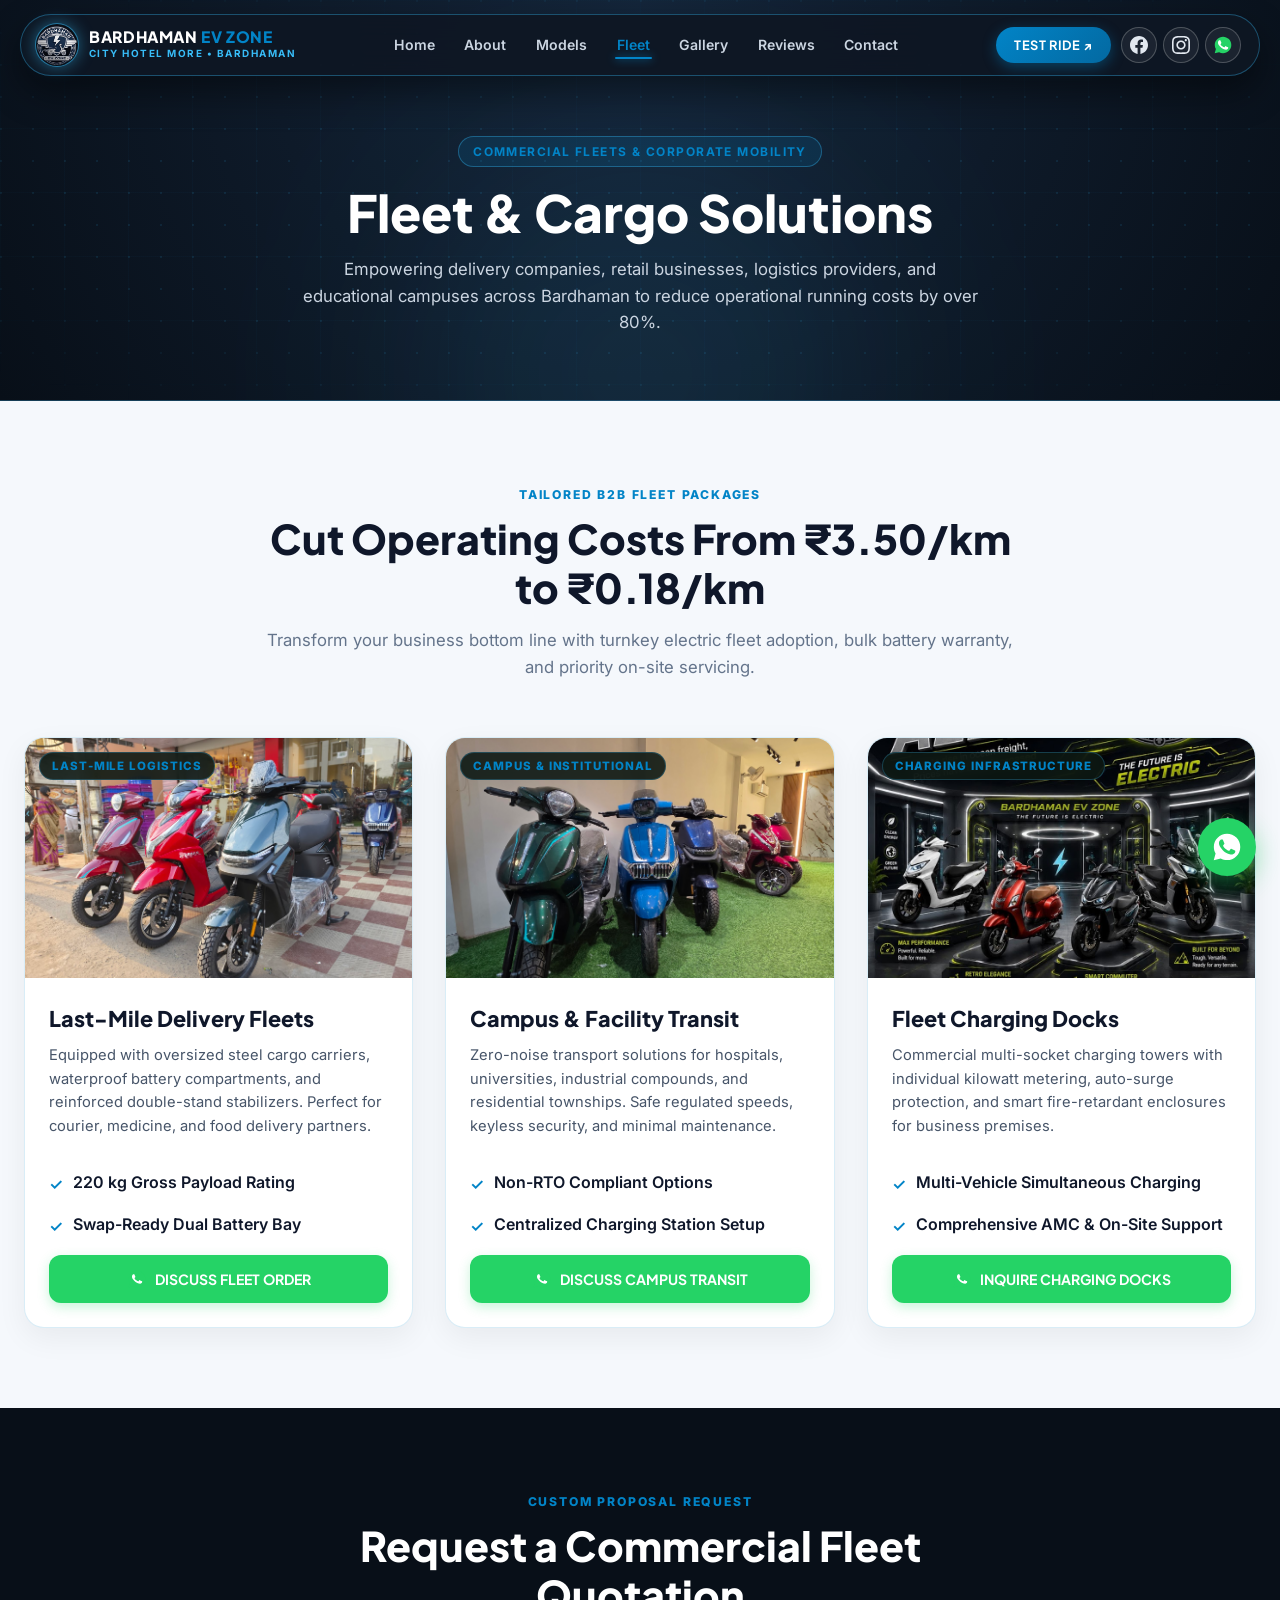
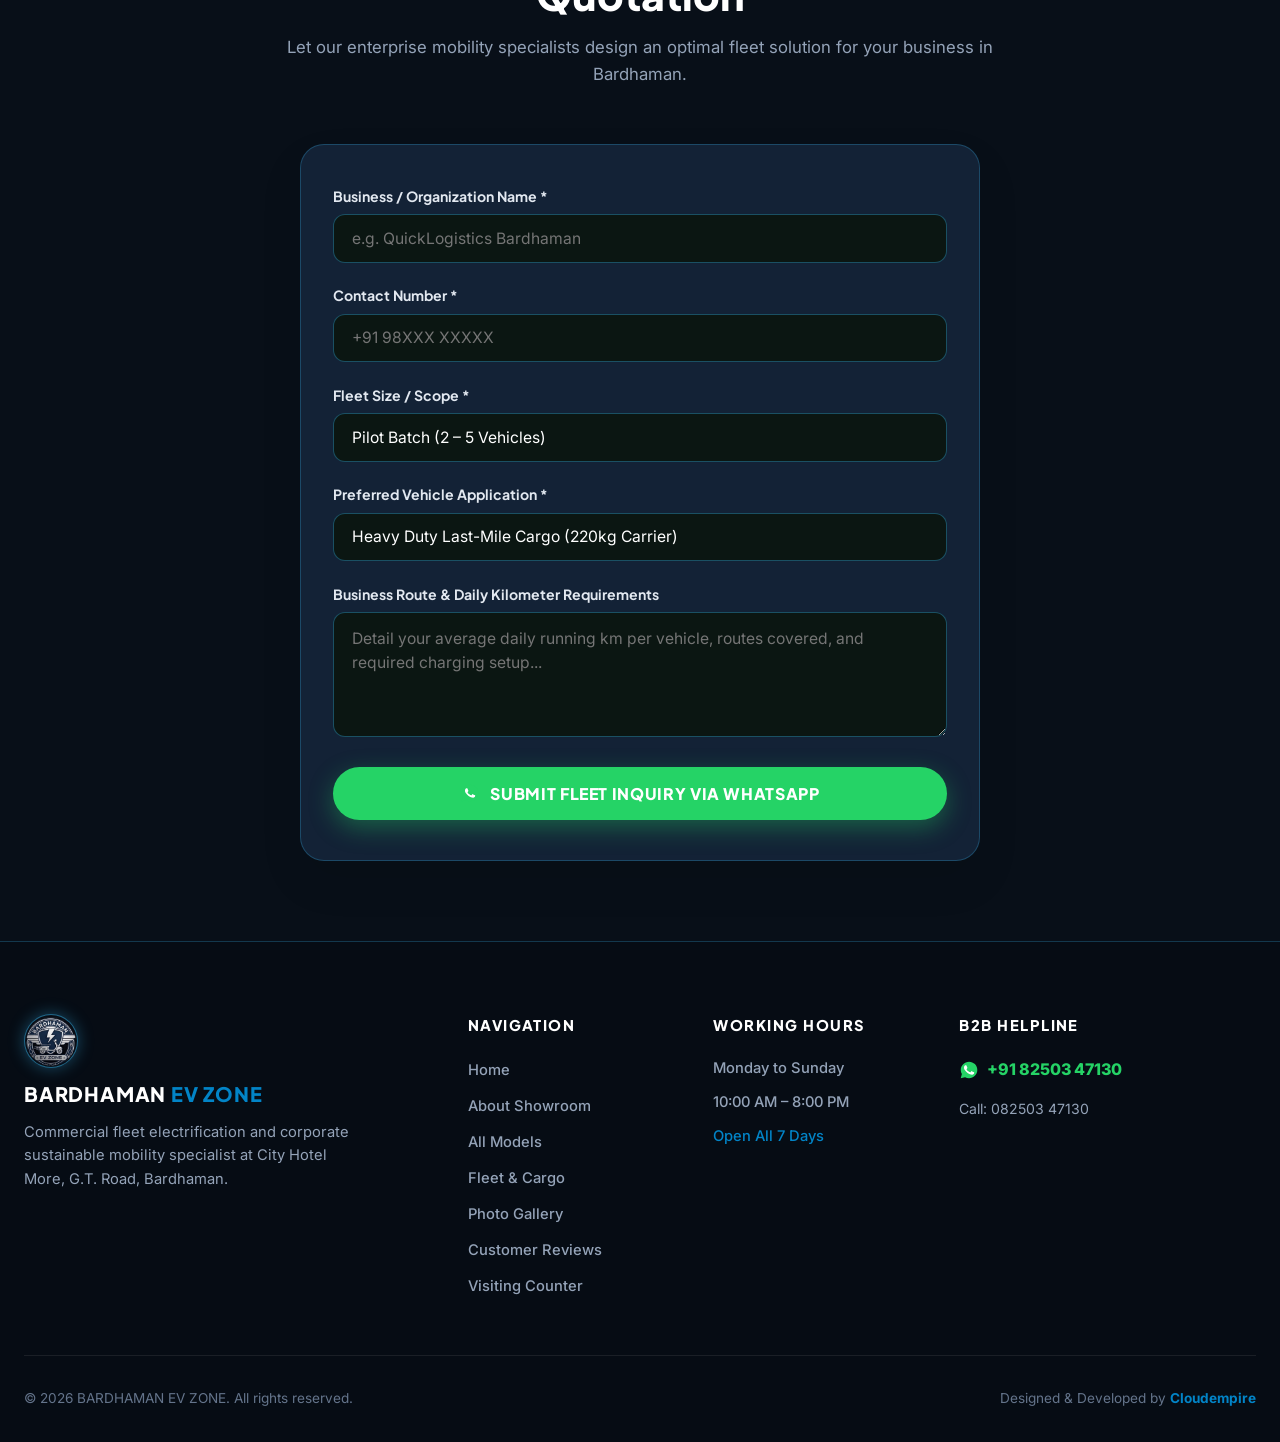
<file: fleet.html>
<!DOCTYPE html>
<html lang="en">
<head>
  <meta charset="UTF-8">
  <meta name="viewport" content="width=device-width, initial-scale=1.0">
  <title>Commercial Fleet & Bulk EV Solutions | BARDHAMAN EV ZONE</title>
  <meta name="description" content="Commercial electric vehicle fleets, delivery cargo two-wheelers, and institutional charging station packages for businesses across Bardhaman and West Bengal.">
  <link rel="canonical" href="https://cloudempiretech.github.io/bardhaman-ev-zone/fleet.html">
  
  <link rel="icon" type="image/svg+xml" href="assets/images/favicon.svg">
  <link rel="apple-touch-icon" href="assets/images/apple-touch-icon.png">
  
  <link rel="preconnect" href="https://fonts.googleapis.com">
  <link rel="preconnect" href="https://fonts.gstatic.com" crossorigin>
  <link href="https://fonts.googleapis.com/css2?family=Inter:wght@400;500;600;700;800&family=Plus+Jakarta+Sans:wght@700;800;900&display=swap" rel="stylesheet">
  
  <link rel="stylesheet" href="assets/css/style.css">
</head>
<body>

  <!-- Floating Pill Navbar -->
  <header class="site-header">
    <div class="header-inner">
      <a href="index.html" class="brand-link" aria-label="BARDHAMAN EV ZONE Home">
        <img src="assets/images/logo.png" alt="BARDHAMAN EV ZONE Emblem" class="brand-logo-img">
        <div class="brand-info">
          <div class="brand-name">BARDHAMAN <span>EV ZONE</span></div>
          <div class="brand-sub">CITY HOTEL MORE • BARDHAMAN</div>
        </div>
      </a>

      <nav aria-label="Primary Navigation">
        <ul class="nav-links">
          <li><a href="index.html" class="nav-link">Home</a></li>
          <li><a href="about.html" class="nav-link">About</a></li>
          <li><a href="models.html" class="nav-link">Models</a></li>
          <li><a href="fleet.html" class="nav-link active">Fleet</a></li>
          <li><a href="gallery.html" class="nav-link">Gallery</a></li>
          <li><a href="reviews.html" class="nav-link">Reviews</a></li>
          <li><a href="contact.html" class="nav-link">Contact</a></li>
        </ul>
      </nav>

      <div class="header-actions">
        <a href="contact.html" class="btn-cta-pill">TEST RIDE ↗</a>
        <div class="social-links-circle">
          <a href="https://www.facebook.com/bardhamanevzone/" target="_blank" rel="noopener noreferrer" class="btn-social-circle" aria-label="Facebook">
            <svg width="18" height="18" viewBox="0 0 24 24" fill="currentColor">
              <path d="M24 12.073c0-6.627-5.373-12-12-12s-12 5.373-12 12c0 5.99 4.388 10.954 10.125 11.854v-8.385H7.078v-3.47h3.047V9.43c0-3.007 1.792-4.669 4.533-4.669 1.312 0 2.686.235 2.686.235v2.953H15.83c-1.491 0-1.956.925-1.956 1.874v2.25h3.328l-.532 3.47h-2.796v8.385C19.612 23.027 24 18.062 24 12.073z"/>
            </svg>
          </a>
          <a href="https://www.instagram.com/bardhamanevzone/" target="_blank" rel="noopener noreferrer" class="btn-social-circle" aria-label="Instagram">
            <svg width="18" height="18" viewBox="0 0 24 24" fill="currentColor">
              <path d="M12 2.163c3.204 0 3.584.012 4.85.07 3.252.148 4.771 1.691 4.919 4.919.058 1.265.069 1.645.069 4.849 0 3.205-.012 3.584-.069 4.849-.149 3.225-1.664 4.771-4.919 4.919-1.266.058-1.644.07-4.85.07-3.204 0-3.584-.012-4.849-.07-3.26-.149-4.771-1.699-4.919-4.92-.058-1.265-.07-1.644-.07-4.849 0-3.204.013-3.583.07-4.849.149-3.227 1.664-4.771 4.919-4.919 1.266-.057 1.645-.069 4.849-.069zm0-2.163c-3.259 0-3.667.014-4.947.072-4.358.2-6.78 2.618-6.98 6.98-.059 1.281-.073 1.689-.073 4.948 0 3.259.014 3.668.072 4.948.2 4.358 2.618 6.78 6.98 6.98 1.281.058 1.689.072 4.948.072 3.259 0 3.668-.014 4.948-.072 4.354-.2 6.782-2.618 6.979-6.98.059-1.28.073-1.689.073-4.948 0-3.259-.014-3.667-.072-4.947-.196-4.354-2.617-6.78-6.979-6.98-1.281-.059-1.69-.073-4.949-.073zm0 5.838c-3.403 0-6.162 2.759-6.162 6.162s2.759 6.163 6.162 6.163 6.162-2.759 6.162-6.163c0-3.403-2.759-6.162-6.162-6.162zm0 10.162c-2.209 0-4-1.79-4-4 0-2.209 1.791-4 4-4s4 1.791 4 4c0 2.21-1.791 4-4 4zm6.406-11.845c-.796 0-1.441.645-1.441 1.44s.645 1.44 1.441 1.44c.795 0 1.439-.645 1.439-1.44s-.644-1.44-1.439-1.44z"/>
            </svg>
          </a>
          <a href="https://wa.me/918250347130?text=Namaste%20Bardhaman%20EV%20Zone!%20I%20am%20enquiring%20about%20commercial%20fleet%20options." target="_blank" rel="noopener noreferrer" class="btn-social-circle btn-social-wa" aria-label="WhatsApp">
            <svg class="wa-icon" viewBox="0 0 24 24" width="20" height="20" fill="none">
  <path fill="#25D366" d="M12.04 2C6.58 2 2.13 6.45 2.13 11.91C2.13 13.66 2.59 15.36 3.45 16.86L2.05 22L7.3 20.62C8.75 21.41 10.38 21.83 12.04 21.83C17.5 21.83 21.95 17.38 21.95 11.92C21.95 9.27 20.92 6.78 19.05 4.91C17.18 3.04 14.69 2 12.04 2Z"/>
  <path fill="#FFFFFF" d="M17.51 14.38C17.21 14.23 15.74 13.51 15.46 13.41C15.19 13.31 14.99 13.26 14.79 13.56C14.59 13.86 14.02 14.53 13.84 14.73C13.67 14.93 13.49 14.96 13.19 14.81C12.89 14.66 11.93 14.35 10.79 13.33C9.9 12.54 9.3 11.56 9.13 11.26C8.95 10.96 9.11 10.8 9.26 10.65C9.39 10.52 9.56 10.29 9.71 10.12C9.86 9.94 9.91 9.82 10.01 9.62C10.11 9.42 10.06 9.24 9.98 9.09C9.91 8.94 9.31 7.47 9.06 6.87C8.82 6.29 8.57 6.37 8.39 6.36C8.22 6.35 8.02 6.35 7.82 6.35C7.62 6.35 7.3 6.42 7.03 6.72C6.75 7.02 5.98 7.74 5.98 9.22C5.98 10.7 7.06 12.13 7.21 12.33C7.36 12.53 9.33 15.57 12.35 16.87C13.07 17.18 13.63 17.37 14.07 17.51C14.79 17.74 15.45 17.71 15.97 17.63C16.55 17.54 17.76 16.89 18.01 16.19C18.26 15.49 18.26 14.89 18.19 14.76C18.11 14.63 17.91 14.53 17.61 14.38H17.51Z"/>
</svg>
          </a>
        </div>
        <button class="mobile-nav-toggle" aria-label="Toggle navigation drawer" aria-expanded="false">
          <svg width="24" height="24" viewBox="0 0 24 24" fill="none" stroke="currentColor" stroke-width="2.5" stroke-linecap="round" stroke-linejoin="round">
            <line x1="3" y1="12" x2="21" y2="12"></line>
            <line x1="3" y1="6" x2="21" y2="6"></line>
            <line x1="3" y1="18" x2="21" y2="18"></line>
          </svg>
        </button>
      </div>
    </div>
  </header>

  <!-- Subpage Banner -->
  <section class="subpage-banner">
    <div class="abstract-orb abstract-orb-center" aria-hidden="true"></div>
    <div class="abstract-tech-grid" aria-hidden="true"></div>
    <div class="subpage-badge">COMMERCIAL FLEETS & CORPORATE MOBILITY</div>
    <h1 class="subpage-title">Fleet & Cargo Solutions</h1>
    <p class="subpage-desc">
      Empowering delivery companies, retail businesses, logistics providers, and educational campuses across Bardhaman to reduce operational running costs by over 80%.
    </p>
  </section>

  <!-- Commercial Fleet Solutions -->
  <main class="section">
    <div class="section-header reveal">
      <span class="section-tag">TAILORED B2B FLEET PACKAGES</span>
      <h2 class="section-title">Cut Operating Costs From ₹3.50/km to ₹0.18/km</h2>
      <p class="section-subtitle">Transform your business bottom line with turnkey electric fleet adoption, bulk battery warranty, and priority on-site servicing.</p>
    </div>

    <div class="cards-grid">
      <!-- B2B Solution 1 -->
      <article class="portfolio-card reveal" data-delay="1">
        <div class="card-media">
          <img src="assets/images/ev_zone_photo_2.jpg" alt="Commercial Fleet Ready EV Scooters" loading="lazy">
          <span class="card-badge">LAST-MILE LOGISTICS</span>
        </div>
        <div class="card-body">
          <h3 class="card-title">Last-Mile Delivery Fleets</h3>
          <p class="card-desc">
            Equipped with oversized steel cargo carriers, waterproof battery compartments, and reinforced double-stand stabilizers. Perfect for courier, medicine, and food delivery partners.
          </p>
          <ul class="feature-check-list" style="margin: 0.5rem 0 1rem;">
            <li class="feature-check-item"><span class="check-icon">✓</span> 220 kg Gross Payload Rating</li>
            <li class="feature-check-item"><span class="check-icon">✓</span> Swap-Ready Dual Battery Bay</li>
          </ul>
          <a href="https://wa.me/918250347130?text=Namaste%20Bardhaman%20EV%20Zone!%20I%20am%20enquiring%20about%20Last-Mile%20Delivery%20Fleet%20packages." target="_blank" rel="noopener noreferrer" class="btn-card-inquire">
            <svg class="wa-icon" viewBox="0 0 24 24" width="20" height="20" fill="none">
  <path fill="#25D366" d="M12.04 2C6.58 2 2.13 6.45 2.13 11.91C2.13 13.66 2.59 15.36 3.45 16.86L2.05 22L7.3 20.62C8.75 21.41 10.38 21.83 12.04 21.83C17.5 21.83 21.95 17.38 21.95 11.92C21.95 9.27 20.92 6.78 19.05 4.91C17.18 3.04 14.69 2 12.04 2Z"/>
  <path fill="#FFFFFF" d="M17.51 14.38C17.21 14.23 15.74 13.51 15.46 13.41C15.19 13.31 14.99 13.26 14.79 13.56C14.59 13.86 14.02 14.53 13.84 14.73C13.67 14.93 13.49 14.96 13.19 14.81C12.89 14.66 11.93 14.35 10.79 13.33C9.9 12.54 9.3 11.56 9.13 11.26C8.95 10.96 9.11 10.8 9.26 10.65C9.39 10.52 9.56 10.29 9.71 10.12C9.86 9.94 9.91 9.82 10.01 9.62C10.11 9.42 10.06 9.24 9.98 9.09C9.91 8.94 9.31 7.47 9.06 6.87C8.82 6.29 8.57 6.37 8.39 6.36C8.22 6.35 8.02 6.35 7.82 6.35C7.62 6.35 7.3 6.42 7.03 6.72C6.75 7.02 5.98 7.74 5.98 9.22C5.98 10.7 7.06 12.13 7.21 12.33C7.36 12.53 9.33 15.57 12.35 16.87C13.07 17.18 13.63 17.37 14.07 17.51C14.79 17.74 15.45 17.71 15.97 17.63C16.55 17.54 17.76 16.89 18.01 16.19C18.26 15.49 18.26 14.89 18.19 14.76C18.11 14.63 17.91 14.53 17.61 14.38H17.51Z"/>
</svg>
            DISCUSS FLEET ORDER
          </a>
        </div>
      </article>

      <!-- B2B Solution 2 -->
      <article class="portfolio-card reveal" data-delay="2">
        <div class="card-media">
          <img src="assets/images/ev_zone_photo_11.jpg" alt="Institutional Campus Transit EV" loading="lazy">
          <span class="card-badge">CAMPUS & INSTITUTIONAL</span>
        </div>
        <div class="card-body">
          <h3 class="card-title">Campus & Facility Transit</h3>
          <p class="card-desc">
            Zero-noise transport solutions for hospitals, universities, industrial compounds, and residential townships. Safe regulated speeds, keyless security, and minimal maintenance.
          </p>
          <ul class="feature-check-list" style="margin: 0.5rem 0 1rem;">
            <li class="feature-check-item"><span class="check-icon">✓</span> Non-RTO Compliant Options</li>
            <li class="feature-check-item"><span class="check-icon">✓</span> Centralized Charging Station Setup</li>
          </ul>
          <a href="https://wa.me/918250347130?text=Namaste%20Bardhaman%20EV%20Zone!%20I%20am%20enquiring%20about%20Campus%20Transit%20EV%20fleets." target="_blank" rel="noopener noreferrer" class="btn-card-inquire">
            <svg class="wa-icon" viewBox="0 0 24 24" width="20" height="20" fill="none">
  <path fill="#25D366" d="M12.04 2C6.58 2 2.13 6.45 2.13 11.91C2.13 13.66 2.59 15.36 3.45 16.86L2.05 22L7.3 20.62C8.75 21.41 10.38 21.83 12.04 21.83C17.5 21.83 21.95 17.38 21.95 11.92C21.95 9.27 20.92 6.78 19.05 4.91C17.18 3.04 14.69 2 12.04 2Z"/>
  <path fill="#FFFFFF" d="M17.51 14.38C17.21 14.23 15.74 13.51 15.46 13.41C15.19 13.31 14.99 13.26 14.79 13.56C14.59 13.86 14.02 14.53 13.84 14.73C13.67 14.93 13.49 14.96 13.19 14.81C12.89 14.66 11.93 14.35 10.79 13.33C9.9 12.54 9.3 11.56 9.13 11.26C8.95 10.96 9.11 10.8 9.26 10.65C9.39 10.52 9.56 10.29 9.71 10.12C9.86 9.94 9.91 9.82 10.01 9.62C10.11 9.42 10.06 9.24 9.98 9.09C9.91 8.94 9.31 7.47 9.06 6.87C8.82 6.29 8.57 6.37 8.39 6.36C8.22 6.35 8.02 6.35 7.82 6.35C7.62 6.35 7.3 6.42 7.03 6.72C6.75 7.02 5.98 7.74 5.98 9.22C5.98 10.7 7.06 12.13 7.21 12.33C7.36 12.53 9.33 15.57 12.35 16.87C13.07 17.18 13.63 17.37 14.07 17.51C14.79 17.74 15.45 17.71 15.97 17.63C16.55 17.54 17.76 16.89 18.01 16.19C18.26 15.49 18.26 14.89 18.19 14.76C18.11 14.63 17.91 14.53 17.61 14.38H17.51Z"/>
</svg>
            DISCUSS CAMPUS TRANSIT
          </a>
        </div>
      </article>

      <!-- B2B Solution 3 -->
      <article class="portfolio-card reveal" data-delay="3">
        <div class="card-media">
          <img src="assets/images/ev_zone_photo_12.jpg" alt="Commercial EV Charging Station" loading="lazy">
          <span class="card-badge">CHARGING INFRASTRUCTURE</span>
        </div>
        <div class="card-body">
          <h3 class="card-title">Fleet Charging Docks</h3>
          <p class="card-desc">
            Commercial multi-socket charging towers with individual kilowatt metering, auto-surge protection, and smart fire-retardant enclosures for business premises.
          </p>
          <ul class="feature-check-list" style="margin: 0.5rem 0 1rem;">
            <li class="feature-check-item"><span class="check-icon">✓</span> Multi-Vehicle Simultaneous Charging</li>
            <li class="feature-check-item"><span class="check-icon">✓</span> Comprehensive AMC & On-Site Support</li>
          </ul>
          <a href="https://wa.me/918250347130?text=Namaste%20Bardhaman%20EV%20Zone!%20I%20am%20enquiring%20about%20Commercial%20Fleet%20Charging%20Docks." target="_blank" rel="noopener noreferrer" class="btn-card-inquire">
            <svg class="wa-icon" viewBox="0 0 24 24" width="20" height="20" fill="none">
  <path fill="#25D366" d="M12.04 2C6.58 2 2.13 6.45 2.13 11.91C2.13 13.66 2.59 15.36 3.45 16.86L2.05 22L7.3 20.62C8.75 21.41 10.38 21.83 12.04 21.83C17.5 21.83 21.95 17.38 21.95 11.92C21.95 9.27 20.92 6.78 19.05 4.91C17.18 3.04 14.69 2 12.04 2Z"/>
  <path fill="#FFFFFF" d="M17.51 14.38C17.21 14.23 15.74 13.51 15.46 13.41C15.19 13.31 14.99 13.26 14.79 13.56C14.59 13.86 14.02 14.53 13.84 14.73C13.67 14.93 13.49 14.96 13.19 14.81C12.89 14.66 11.93 14.35 10.79 13.33C9.9 12.54 9.3 11.56 9.13 11.26C8.95 10.96 9.11 10.8 9.26 10.65C9.39 10.52 9.56 10.29 9.71 10.12C9.86 9.94 9.91 9.82 10.01 9.62C10.11 9.42 10.06 9.24 9.98 9.09C9.91 8.94 9.31 7.47 9.06 6.87C8.82 6.29 8.57 6.37 8.39 6.36C8.22 6.35 8.02 6.35 7.82 6.35C7.62 6.35 7.3 6.42 7.03 6.72C6.75 7.02 5.98 7.74 5.98 9.22C5.98 10.7 7.06 12.13 7.21 12.33C7.36 12.53 9.33 15.57 12.35 16.87C13.07 17.18 13.63 17.37 14.07 17.51C14.79 17.74 15.45 17.71 15.97 17.63C16.55 17.54 17.76 16.89 18.01 16.19C18.26 15.49 18.26 14.89 18.19 14.76C18.11 14.63 17.91 14.53 17.61 14.38H17.51Z"/>
</svg>
            INQUIRE CHARGING DOCKS
          </a>
        </div>
      </article>
    </div>
  </main>

  <!-- Fleet Inquiry Form (Mandate 6: Fully styled CSS form) -->
  <section class="section section-dark">
    <div class="section-header reveal">
      <span class="section-tag">CUSTOM PROPOSAL REQUEST</span>
      <h2 class="section-title">Request a Commercial Fleet Quotation</h2>
      <p class="section-subtitle">Let our enterprise mobility specialists design an optimal fleet solution for your business in Bardhaman.</p>
    </div>

    <div class="inquiry-card-wrapper reveal" data-delay="1">
      <form class="inquiry-form">
        <div class="form-group">
          <label class="form-label" for="fleet-company">Business / Organization Name *</label>
          <input type="text" id="fleet-company" name="name" class="form-control" placeholder="e.g. QuickLogistics Bardhaman" required>
        </div>

        <div class="form-group">
          <label class="form-label" for="fleet-phone">Contact Number *</label>
          <input type="tel" id="fleet-phone" name="phone" class="form-control" placeholder="+91 98XXX XXXXX" required>
        </div>

        <div class="form-group">
          <label class="form-label" for="fleet-qty">Fleet Size / Scope *</label>
          <select id="fleet-qty" name="requirement" class="form-control form-select" required>
            <option value="Pilot Batch (2 - 5 Vehicles)">Pilot Batch (2 – 5 Vehicles)</option>
            <option value="Commercial Fleet (6 - 15 Vehicles)">Commercial Fleet (6 – 15 Vehicles)</option>
            <option value="Enterprise Scale (16+ Vehicles)">Enterprise Scale (16+ Vehicles)</option>
            <option value="Dedicated Charging Stations Only">Dedicated Charging Stations Only</option>
          </select>
        </div>

        <div class="form-group">
          <label class="form-label" for="fleet-category">Preferred Vehicle Application *</label>
          <select id="fleet-category" name="model" class="form-control form-select" required>
            <option value="Titan Delivery Cargo Fleet">Heavy Duty Last-Mile Cargo (220kg Carrier)</option>
            <option value="Falcon Neo Campus Transit">Non-RTO Campus & Staff Transit</option>
            <option value="Cyber Glide High-Speed Commercial">High-Speed District Messenger</option>
            <option value="Custom Mixed Fleet">Custom Mixed Fleet Solution</option>
          </select>
        </div>

        <div class="form-group">
          <label class="form-label" for="fleet-msg">Business Route & Daily Kilometer Requirements</label>
          <textarea id="fleet-msg" name="message" class="form-control form-textarea" placeholder="Detail your average daily running km per vehicle, routes covered, and required charging setup..."></textarea>
        </div>

        <button type="submit" class="btn-form-submit">
          <svg class="wa-icon" viewBox="0 0 24 24" width="20" height="20" fill="none">
  <path fill="#25D366" d="M12.04 2C6.58 2 2.13 6.45 2.13 11.91C2.13 13.66 2.59 15.36 3.45 16.86L2.05 22L7.3 20.62C8.75 21.41 10.38 21.83 12.04 21.83C17.5 21.83 21.95 17.38 21.95 11.92C21.95 9.27 20.92 6.78 19.05 4.91C17.18 3.04 14.69 2 12.04 2Z"/>
  <path fill="#FFFFFF" d="M17.51 14.38C17.21 14.23 15.74 13.51 15.46 13.41C15.19 13.31 14.99 13.26 14.79 13.56C14.59 13.86 14.02 14.53 13.84 14.73C13.67 14.93 13.49 14.96 13.19 14.81C12.89 14.66 11.93 14.35 10.79 13.33C9.9 12.54 9.3 11.56 9.13 11.26C8.95 10.96 9.11 10.8 9.26 10.65C9.39 10.52 9.56 10.29 9.71 10.12C9.86 9.94 9.91 9.82 10.01 9.62C10.11 9.42 10.06 9.24 9.98 9.09C9.91 8.94 9.31 7.47 9.06 6.87C8.82 6.29 8.57 6.37 8.39 6.36C8.22 6.35 8.02 6.35 7.82 6.35C7.62 6.35 7.3 6.42 7.03 6.72C6.75 7.02 5.98 7.74 5.98 9.22C5.98 10.7 7.06 12.13 7.21 12.33C7.36 12.53 9.33 15.57 12.35 16.87C13.07 17.18 13.63 17.37 14.07 17.51C14.79 17.74 15.45 17.71 15.97 17.63C16.55 17.54 17.76 16.89 18.01 16.19C18.26 15.49 18.26 14.89 18.19 14.76C18.11 14.63 17.91 14.53 17.61 14.38H17.51Z"/>
</svg>
          SUBMIT FLEET INQUIRY VIA WHATSAPP
        </button>
      </form>
    </div>
  </section>

  <!-- Floating WhatsApp Button -->
  <a href="https://wa.me/918250347130?text=Namaste%20Bardhaman%20EV%20Zone!%20I%20am%20enquiring%20about%20commercial%20EV%20solutions." class="floating-wa-btn" aria-label="Chat on WhatsApp" target="_blank" rel="noopener noreferrer">
    <svg viewBox="0 0 24 24" width="34" height="34" fill="none">
  <path fill="#FFFFFF" d="M12.04 2C6.58 2 2.13 6.45 2.13 11.91C2.13 13.66 2.59 15.36 3.45 16.86L2.05 22L7.3 20.62C8.75 21.41 10.38 21.83 12.04 21.83C17.5 21.83 21.95 17.38 21.95 11.92C21.95 9.27 20.92 6.78 19.05 4.91C17.18 3.04 14.69 2 12.04 2Z"/>
  <path fill="#25D366" d="M17.51 14.38C17.21 14.23 15.74 13.51 15.46 13.41C15.19 13.31 14.99 13.26 14.79 13.56C14.59 13.86 14.02 14.53 13.84 14.73C13.67 14.93 13.49 14.96 13.19 14.81C12.89 14.66 11.93 14.35 10.79 13.33C9.9 12.54 9.3 11.56 9.13 11.26C8.95 10.96 9.11 10.8 9.26 10.65C9.39 10.52 9.56 10.29 9.71 10.12C9.86 9.94 9.91 9.82 10.01 9.62C10.11 9.42 10.06 9.24 9.98 9.09C9.91 8.94 9.31 7.47 9.06 6.87C8.82 6.29 8.57 6.37 8.39 6.36C8.22 6.35 8.02 6.35 7.82 6.35C7.62 6.35 7.3 6.42 7.03 6.72C6.75 7.02 5.98 7.74 5.98 9.22C5.98 10.7 7.06 12.13 7.21 12.33C7.36 12.53 9.33 15.57 12.35 16.87C13.07 17.18 13.63 17.37 14.07 17.51C14.79 17.74 15.45 17.71 15.97 17.63C16.55 17.54 17.76 16.89 18.01 16.19C18.26 15.49 18.26 14.89 18.19 14.76C18.11 14.63 17.91 14.53 17.61 14.38H17.51Z"/>
</svg>
  </a>

  <!-- Footer -->
  <footer class="site-footer">
    <div class="footer-top">
      <div class="footer-brand">
        <img src="assets/images/logo.png" alt="BARDHAMAN EV ZONE Logo" class="footer-logo-img">
        <div class="brand-name" style="font-size: 1.25rem;">BARDHAMAN <span style="color: var(--color-primary);">EV ZONE</span></div>
        <p>Commercial fleet electrification and corporate sustainable mobility specialist at City Hotel More, G.T. Road, Bardhaman.</p>
      </div>
      <div class="footer-nav-col">
        <div class="footer-col-title">Navigation</div>
        <ul class="footer-nav-list">
          <li><a href="index.html" class="footer-nav-link">Home</a></li>
          <li><a href="about.html" class="footer-nav-link">About Showroom</a></li>
          <li><a href="models.html" class="footer-nav-link">All Models</a></li>
          <li><a href="fleet.html" class="footer-nav-link">Fleet & Cargo</a></li>
          <li><a href="gallery.html" class="footer-nav-link">Photo Gallery</a></li>
          <li><a href="reviews.html" class="footer-nav-link">Customer Reviews</a></li>
          <li><a href="contact.html" class="footer-nav-link">Visiting Counter</a></li>
        </ul>
      </div>
      <div class="footer-nav-col">
        <div class="footer-col-title">Working Hours</div>
        <ul class="footer-nav-list">
          <li class="footer-nav-link">Monday to Sunday</li>
          <li class="footer-nav-link">10:00 AM – 8:00 PM</li>
          <li class="footer-nav-link" style="color: var(--color-primary);">Open All 7 Days</li>
        </ul>
      </div>
      <div class="footer-nav-col">
        <div class="footer-col-title">B2B Helpline</div>
        <p style="margin-bottom: 0.5rem;">
          <a href="https://wa.me/918250347130" class="phone-wa-link">
            <svg class="wa-icon" viewBox="0 0 24 24" width="20" height="20" fill="none">
  <path fill="#25D366" d="M12.04 2C6.58 2 2.13 6.45 2.13 11.91C2.13 13.66 2.59 15.36 3.45 16.86L2.05 22L7.3 20.62C8.75 21.41 10.38 21.83 12.04 21.83C17.5 21.83 21.95 17.38 21.95 11.92C21.95 9.27 20.92 6.78 19.05 4.91C17.18 3.04 14.69 2 12.04 2Z"/>
  <path fill="#FFFFFF" d="M17.51 14.38C17.21 14.23 15.74 13.51 15.46 13.41C15.19 13.31 14.99 13.26 14.79 13.56C14.59 13.86 14.02 14.53 13.84 14.73C13.67 14.93 13.49 14.96 13.19 14.81C12.89 14.66 11.93 14.35 10.79 13.33C9.9 12.54 9.3 11.56 9.13 11.26C8.95 10.96 9.11 10.8 9.26 10.65C9.39 10.52 9.56 10.29 9.71 10.12C9.86 9.94 9.91 9.82 10.01 9.62C10.11 9.42 10.06 9.24 9.98 9.09C9.91 8.94 9.31 7.47 9.06 6.87C8.82 6.29 8.57 6.37 8.39 6.36C8.22 6.35 8.02 6.35 7.82 6.35C7.62 6.35 7.3 6.42 7.03 6.72C6.75 7.02 5.98 7.74 5.98 9.22C5.98 10.7 7.06 12.13 7.21 12.33C7.36 12.53 9.33 15.57 12.35 16.87C13.07 17.18 13.63 17.37 14.07 17.51C14.79 17.74 15.45 17.71 15.97 17.63C16.55 17.54 17.76 16.89 18.01 16.19C18.26 15.49 18.26 14.89 18.19 14.76C18.11 14.63 17.91 14.53 17.61 14.38H17.51Z"/>
</svg>
            +91 82503 47130
          </a>
        </p>
        <p><a href="tel:+918250347130" style="color: #94a3b8; font-size: 0.88rem;">Call: 082503 47130</a></p>
      </div>
    </div>
    <div class="footer-bottom">
      <div>© 2026 BARDHAMAN EV ZONE. All rights reserved.</div>
      <div class="footer-attribution">
        Designed & Developed by <a href="https://cloudempire.tech/" target="_blank" rel="noopener noreferrer">Cloudempire</a>
      </div>
    </div>
  </footer>

  <script src="assets/js/main.js"></script>
</body>
</html>
</file>
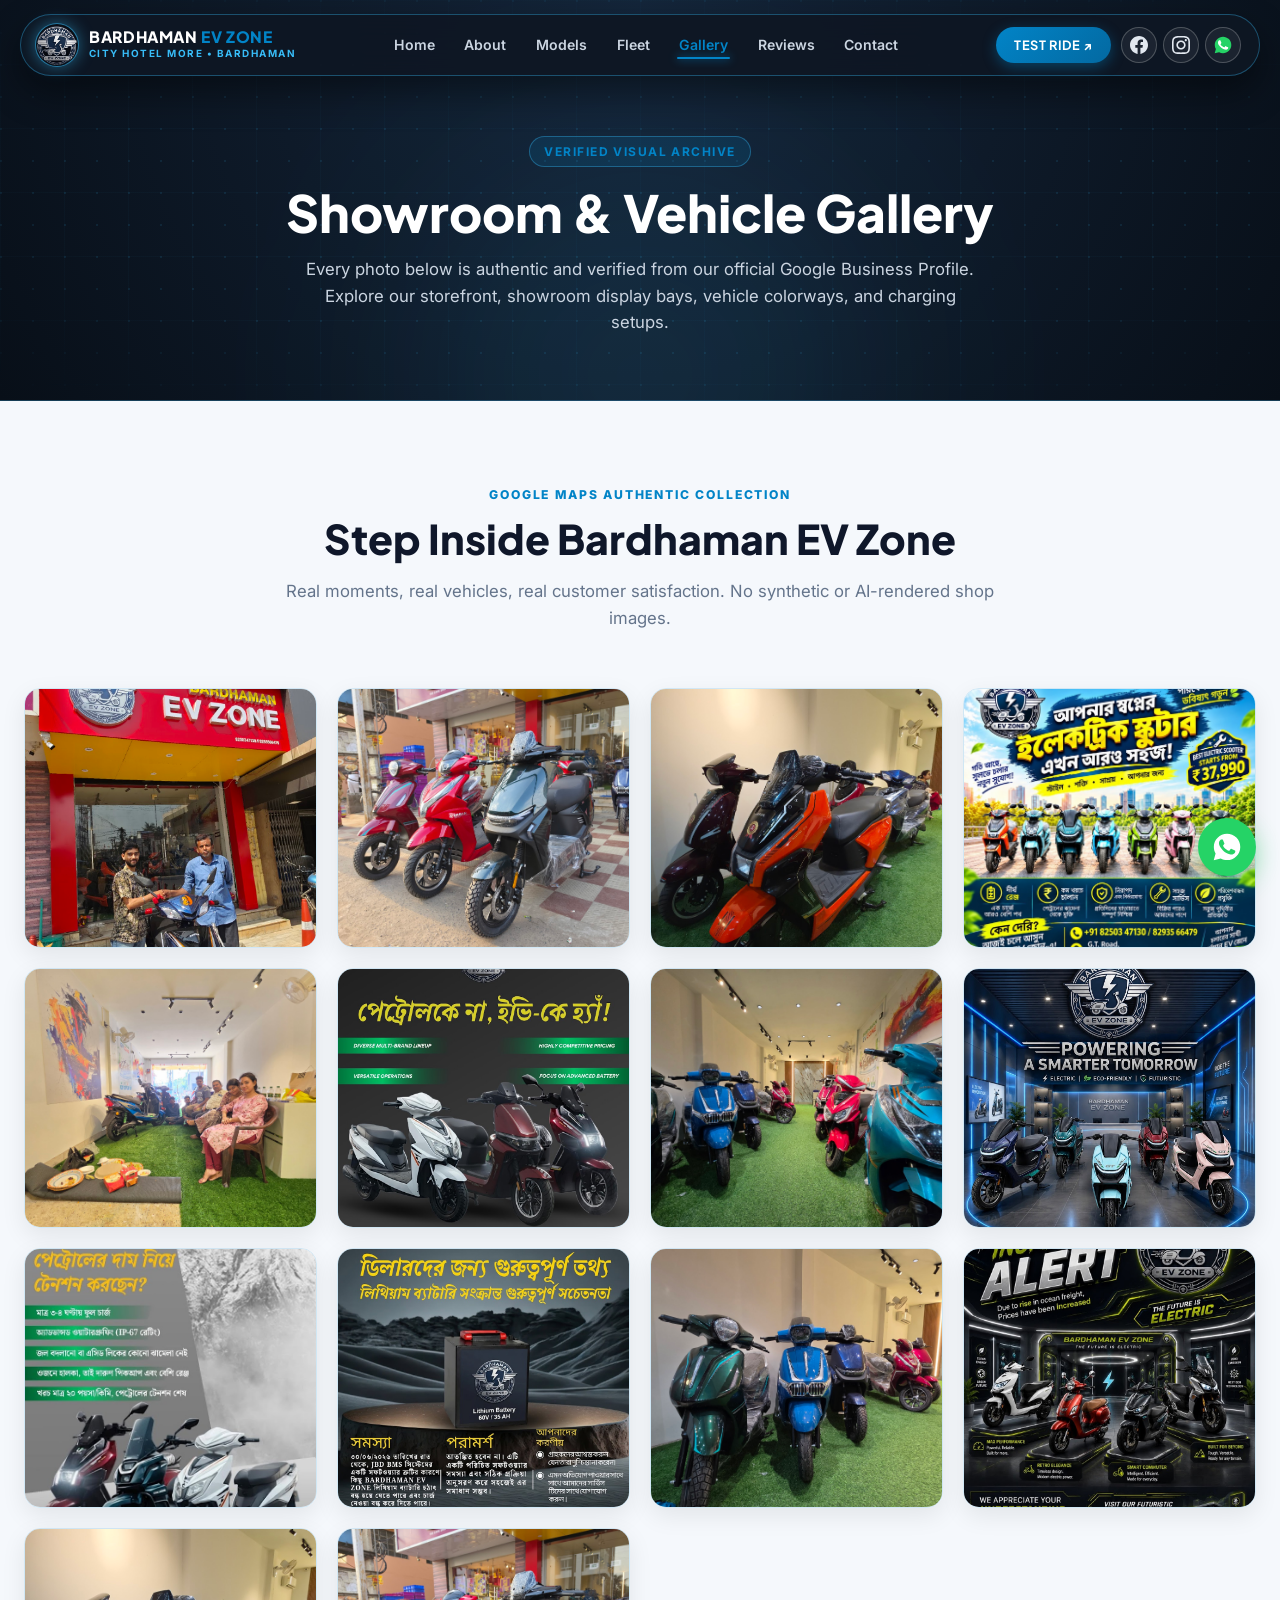
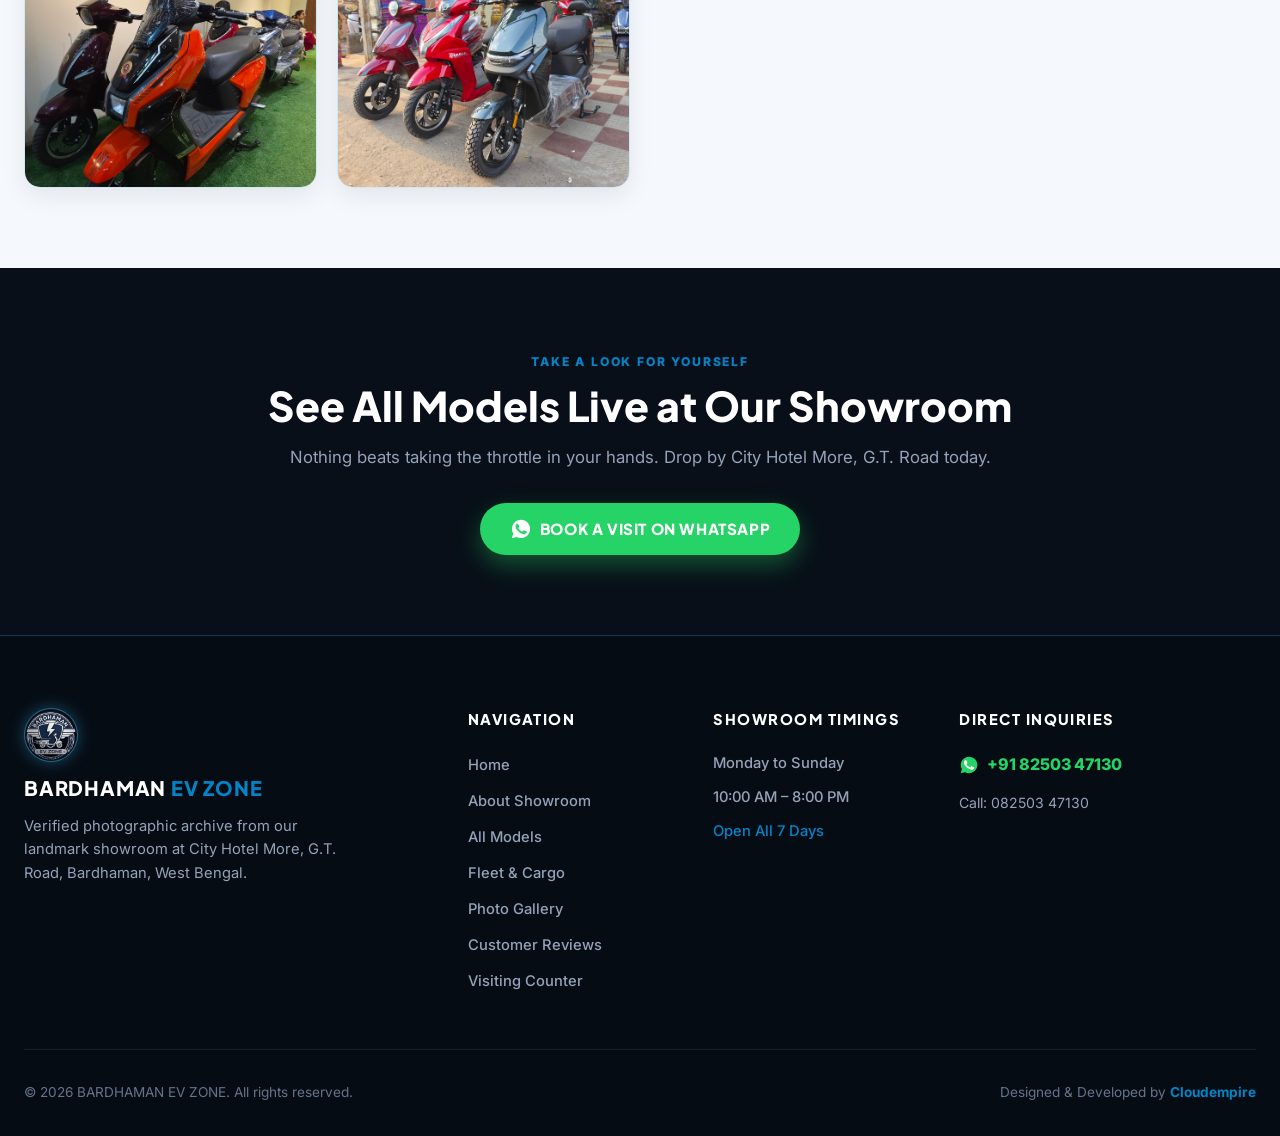
<file: gallery.html>
<!DOCTYPE html>
<html lang="en">
<head>
  <meta charset="UTF-8">
  <meta name="viewport" content="width=device-width, initial-scale=1.0">
  <title>Authentic Showroom Photo Gallery | BARDHAMAN EV ZONE</title>
  <meta name="description" content="Visual archive of genuine showroom, vehicle display, charging bay, and delivery photographs from BARDHAMAN EV ZONE at City Hotel More, G.T. Road, Bardhaman.">
  <link rel="canonical" href="https://cloudempiretech.github.io/bardhaman-ev-zone/gallery.html">
  
  <link rel="icon" type="image/svg+xml" href="assets/images/favicon.svg">
  <link rel="apple-touch-icon" href="assets/images/apple-touch-icon.png">
  
  <link rel="preconnect" href="https://fonts.googleapis.com">
  <link rel="preconnect" href="https://fonts.gstatic.com" crossorigin>
  <link href="https://fonts.googleapis.com/css2?family=Inter:wght@400;500;600;700;800&family=Plus+Jakarta+Sans:wght@700;800;900&display=swap" rel="stylesheet">
  
  <link rel="stylesheet" href="assets/css/style.css">
</head>
<body>

  <!-- Floating Pill Navbar -->
  <header class="site-header">
    <div class="header-inner">
      <a href="index.html" class="brand-link" aria-label="BARDHAMAN EV ZONE Home">
        <img src="assets/images/logo.png" alt="BARDHAMAN EV ZONE Emblem" class="brand-logo-img">
        <div class="brand-info">
          <div class="brand-name">BARDHAMAN <span>EV ZONE</span></div>
          <div class="brand-sub">CITY HOTEL MORE • BARDHAMAN</div>
        </div>
      </a>

      <nav aria-label="Primary Navigation">
        <ul class="nav-links">
          <li><a href="index.html" class="nav-link">Home</a></li>
          <li><a href="about.html" class="nav-link">About</a></li>
          <li><a href="models.html" class="nav-link">Models</a></li>
          <li><a href="fleet.html" class="nav-link">Fleet</a></li>
          <li><a href="gallery.html" class="nav-link active">Gallery</a></li>
          <li><a href="reviews.html" class="nav-link">Reviews</a></li>
          <li><a href="contact.html" class="nav-link">Contact</a></li>
        </ul>
      </nav>

      <div class="header-actions">
        <a href="contact.html" class="btn-cta-pill">TEST RIDE ↗</a>
        <div class="social-links-circle">
          <a href="https://www.facebook.com/bardhamanevzone/" target="_blank" rel="noopener noreferrer" class="btn-social-circle" aria-label="Facebook">
            <svg width="18" height="18" viewBox="0 0 24 24" fill="currentColor">
              <path d="M24 12.073c0-6.627-5.373-12-12-12s-12 5.373-12 12c0 5.99 4.388 10.954 10.125 11.854v-8.385H7.078v-3.47h3.047V9.43c0-3.007 1.792-4.669 4.533-4.669 1.312 0 2.686.235 2.686.235v2.953H15.83c-1.491 0-1.956.925-1.956 1.874v2.25h3.328l-.532 3.47h-2.796v8.385C19.612 23.027 24 18.062 24 12.073z"/>
            </svg>
          </a>
          <a href="https://www.instagram.com/bardhamanevzone/" target="_blank" rel="noopener noreferrer" class="btn-social-circle" aria-label="Instagram">
            <svg width="18" height="18" viewBox="0 0 24 24" fill="currentColor">
              <path d="M12 2.163c3.204 0 3.584.012 4.85.07 3.252.148 4.771 1.691 4.919 4.919.058 1.265.069 1.645.069 4.849 0 3.205-.012 3.584-.069 4.849-.149 3.225-1.664 4.771-4.919 4.919-1.266.058-1.644.07-4.85.07-3.204 0-3.584-.012-4.849-.07-3.26-.149-4.771-1.699-4.919-4.92-.058-1.265-.07-1.644-.07-4.849 0-3.204.013-3.583.07-4.849.149-3.227 1.664-4.771 4.919-4.919 1.266-.057 1.645-.069 4.849-.069zm0-2.163c-3.259 0-3.667.014-4.947.072-4.358.2-6.78 2.618-6.98 6.98-.059 1.281-.073 1.689-.073 4.948 0 3.259.014 3.668.072 4.948.2 4.358 2.618 6.78 6.98 6.98 1.281.058 1.689.072 4.948.072 3.259 0 3.668-.014 4.948-.072 4.354-.2 6.782-2.618 6.979-6.98.059-1.28.073-1.689.073-4.948 0-3.259-.014-3.667-.072-4.947-.196-4.354-2.617-6.78-6.979-6.98-1.281-.059-1.69-.073-4.949-.073zm0 5.838c-3.403 0-6.162 2.759-6.162 6.162s2.759 6.163 6.162 6.163 6.162-2.759 6.162-6.163c0-3.403-2.759-6.162-6.162-6.162zm0 10.162c-2.209 0-4-1.79-4-4 0-2.209 1.791-4 4-4s4 1.791 4 4c0 2.21-1.791 4-4 4zm6.406-11.845c-.796 0-1.441.645-1.441 1.44s.645 1.44 1.441 1.44c.795 0 1.439-.645 1.439-1.44s-.644-1.44-1.439-1.44z"/>
            </svg>
          </a>
          <a href="https://wa.me/918250347130?text=Namaste%20Bardhaman%20EV%20Zone!%20I%20am%20viewing%20your%20showroom%20gallery." target="_blank" rel="noopener noreferrer" class="btn-social-circle btn-social-wa" aria-label="WhatsApp">
            <svg class="wa-icon" viewBox="0 0 24 24" width="20" height="20" fill="none">
  <path fill="#25D366" d="M12.04 2C6.58 2 2.13 6.45 2.13 11.91C2.13 13.66 2.59 15.36 3.45 16.86L2.05 22L7.3 20.62C8.75 21.41 10.38 21.83 12.04 21.83C17.5 21.83 21.95 17.38 21.95 11.92C21.95 9.27 20.92 6.78 19.05 4.91C17.18 3.04 14.69 2 12.04 2Z"/>
  <path fill="#FFFFFF" d="M17.51 14.38C17.21 14.23 15.74 13.51 15.46 13.41C15.19 13.31 14.99 13.26 14.79 13.56C14.59 13.86 14.02 14.53 13.84 14.73C13.67 14.93 13.49 14.96 13.19 14.81C12.89 14.66 11.93 14.35 10.79 13.33C9.9 12.54 9.3 11.56 9.13 11.26C8.95 10.96 9.11 10.8 9.26 10.65C9.39 10.52 9.56 10.29 9.71 10.12C9.86 9.94 9.91 9.82 10.01 9.62C10.11 9.42 10.06 9.24 9.98 9.09C9.91 8.94 9.31 7.47 9.06 6.87C8.82 6.29 8.57 6.37 8.39 6.36C8.22 6.35 8.02 6.35 7.82 6.35C7.62 6.35 7.3 6.42 7.03 6.72C6.75 7.02 5.98 7.74 5.98 9.22C5.98 10.7 7.06 12.13 7.21 12.33C7.36 12.53 9.33 15.57 12.35 16.87C13.07 17.18 13.63 17.37 14.07 17.51C14.79 17.74 15.45 17.71 15.97 17.63C16.55 17.54 17.76 16.89 18.01 16.19C18.26 15.49 18.26 14.89 18.19 14.76C18.11 14.63 17.91 14.53 17.61 14.38H17.51Z"/>
</svg>
          </a>
        </div>
        <button class="mobile-nav-toggle" aria-label="Toggle navigation drawer" aria-expanded="false">
          <svg width="24" height="24" viewBox="0 0 24 24" fill="none" stroke="currentColor" stroke-width="2.5" stroke-linecap="round" stroke-linejoin="round">
            <line x1="3" y1="12" x2="21" y2="12"></line>
            <line x1="3" y1="6" x2="21" y2="6"></line>
            <line x1="3" y1="18" x2="21" y2="18"></line>
          </svg>
        </button>
      </div>
    </div>
  </header>

  <!-- Subpage Banner -->
  <section class="subpage-banner">
    <div class="abstract-orb abstract-orb-center" aria-hidden="true"></div>
    <div class="abstract-tech-grid" aria-hidden="true"></div>
    <div class="subpage-badge">VERIFIED VISUAL ARCHIVE</div>
    <h1 class="subpage-title">Showroom & Vehicle Gallery</h1>
    <p class="subpage-desc">
      Every photo below is authentic and verified from our official Google Business Profile. Explore our storefront, showroom display bays, vehicle colorways, and charging setups.
    </p>
  </section>

  <!-- Photo Gallery Showcase -->
  <main class="section">
    <div class="section-header reveal">
      <span class="section-tag">GOOGLE MAPS AUTHENTIC COLLECTION</span>
      <h2 class="section-title">Step Inside Bardhaman EV Zone</h2>
      <p class="section-subtitle">Real moments, real vehicles, real customer satisfaction. No synthetic or AI-rendered shop images.</p>
    </div>

    <div class="gallery-grid">
      <!-- Image 1 -->
      <div class="gallery-item reveal" data-delay="1">
        <img src="assets/images/ev_zone_photo_1.jpg" alt="Storefront Key Handover at City Hotel More Bardhaman" loading="lazy">
        <div class="gallery-item-caption">Storefront Key Handover • City Hotel More</div>
      </div>

      <!-- Image 2 -->
      <div class="gallery-item reveal" data-delay="2">
        <img src="assets/images/ev_zone_photo_2.jpg" alt="Outdoor Electric Scooter Lineup at Storefront" loading="lazy">
        <div class="gallery-item-caption">Outdoor Scooter Display • Storefront</div>
      </div>

      <!-- Image 3 -->
      <div class="gallery-item reveal" data-delay="3">
        <img src="assets/images/ev_zone_photo_3.jpg" alt="Urban Raptor Series on Showroom Floor" loading="lazy">
        <div class="gallery-item-caption">Urban Raptor Lineup • Showroom Floor</div>
      </div>

      <!-- Image 4 -->
      <div class="gallery-item reveal" data-delay="1">
        <img src="assets/images/ev_zone_photo_4.jpg" alt="Official Multi-Color EV Scooter Lineup Poster" loading="lazy">
        <div class="gallery-item-caption">Official Lineup Poster • Multi-Color Range</div>
      </div>

      <!-- Image 5 -->
      <div class="gallery-item reveal" data-delay="2">
        <img src="assets/images/ev_zone_photo_5.jpg" alt="Delighted Customer Family Delivery Celebration" loading="lazy">
        <div class="gallery-item-caption">Family Delivery Ceremony • Customer Celebration</div>
      </div>

      <!-- Image 6 -->
      <div class="gallery-item reveal" data-delay="3">
        <img src="assets/images/ev_zone_photo_6.jpg" alt="Green Mobility Bengali Campaign Poster" loading="lazy">
        <div class="gallery-item-caption">Save Petrol Campaign • Brand Poster</div>
      </div>

      <!-- Image 7 -->
      <div class="gallery-item reveal" data-delay="1">
        <img src="assets/images/ev_zone_photo_7.jpg" alt="Spacious Turf Showroom Floor and Display" loading="lazy">
        <div class="gallery-item-caption">Showroom Floor • Turf Display Bay</div>
      </div>

      <!-- Image 8 -->
      <div class="gallery-item reveal" data-delay="2">
        <img src="assets/images/ev_zone_photo_8.jpg" alt="Futuristic EV Concept Showcase Poster" loading="lazy">
        <div class="gallery-item-caption">Powering Tomorrow • Brand Feature</div>
      </div>

      <!-- Image 9 -->
      <div class="gallery-item reveal" data-delay="3">
        <img src="assets/images/ev_zone_photo_9.jpg" alt="Zero Petrol Running Cost Campaign Poster" loading="lazy">
        <div class="gallery-item-caption">Zero Petrol Running Cost • Feature Banner</div>
      </div>

      <!-- Image 10 -->
      <div class="gallery-item reveal" data-delay="1">
        <img src="assets/images/ev_zone_photo_10.jpg" alt="Advanced Lithium Battery BMS System Notice" loading="lazy">
        <div class="gallery-item-caption">Advanced 60V Lithium BMS • Safety Notice</div>
      </div>

      <!-- Image 11 -->
      <div class="gallery-item reveal" data-delay="2">
        <img src="assets/images/ev_zone_photo_11.jpg" alt="Multi-Model Showroom Lineup" loading="lazy">
        <div class="gallery-item-caption">Multi-Color EV Two-Wheelers • Indoor Fleet</div>
      </div>

      <!-- Image 12 -->
      <div class="gallery-item reveal" data-delay="3">
        <img src="assets/images/ev_zone_photo_12.jpg" alt="The Future is Electric Official Showcase Poster" loading="lazy">
        <div class="gallery-item-caption">The Future Is Electric • Campaign Poster</div>
      </div>

      <!-- Image 13 -->
      <div class="gallery-item reveal" data-delay="1">
        <img src="assets/images/ev_zone_photo_13.jpg" alt="Urban High Performance EV Scooters" loading="lazy">
        <div class="gallery-item-caption">Urban Performance Series • Inside Showroom</div>
      </div>

      <!-- Image 14 -->
      <div class="gallery-item reveal" data-delay="2">
        <img src="assets/images/ev_zone_photo_14.jpg" alt="Storefront Pavement Showcase at City Hotel More" loading="lazy">
        <div class="gallery-item-caption">Pavement Showcase • City Hotel More Entrance</div>
      </div>
    </div>
  </main>

  <!-- Gallery CTA -->
  <section class="section section-dark" style="text-align: center;">
    <div class="section-header reveal" style="margin-bottom: 2rem;">
      <span class="section-tag">TAKE A LOOK FOR YOURSELF</span>
      <h2 class="section-title">See All Models Live at Our Showroom</h2>
      <p class="section-subtitle">Nothing beats taking the throttle in your hands. Drop by City Hotel More, G.T. Road today.</p>
    </div>
    <div class="reveal">
      <a href="https://wa.me/918250347130?text=Namaste%20Bardhaman%20EV%20Zone!%20I%20would%20like%20to%20visit%20your%20showroom%20to%20see%20the%20models%20in%20person." target="_blank" rel="noopener noreferrer" class="btn-hero-primary" style="display: inline-flex;">
          <svg class="wa-icon" viewBox="0 0 24 24" width="22" height="22" fill="none">
  <path fill="#FFFFFF" d="M12.04 2C6.58 2 2.13 6.45 2.13 11.91C2.13 13.66 2.59 15.36 3.45 16.86L2.05 22L7.3 20.62C8.75 21.41 10.38 21.83 12.04 21.83C17.5 21.83 21.95 17.38 21.95 11.92C21.95 9.27 20.92 6.78 19.05 4.91C17.18 3.04 14.69 2 12.04 2Z"/>
  <path fill="#25D366" d="M17.51 14.38C17.21 14.23 15.74 13.51 15.46 13.41C15.19 13.31 14.99 13.26 14.79 13.56C14.59 13.86 14.02 14.53 13.84 14.73C13.67 14.93 13.49 14.96 13.19 14.81C12.89 14.66 11.93 14.35 10.79 13.33C9.9 12.54 9.3 11.56 9.13 11.26C8.95 10.96 9.11 10.8 9.26 10.65C9.39 10.52 9.56 10.29 9.71 10.12C9.86 9.94 9.91 9.82 10.01 9.62C10.11 9.42 10.06 9.24 9.98 9.09C9.91 8.94 9.31 7.47 9.06 6.87C8.82 6.29 8.57 6.37 8.39 6.36C8.22 6.35 8.02 6.35 7.82 6.35C7.62 6.35 7.3 6.42 7.03 6.72C6.75 7.02 5.98 7.74 5.98 9.22C5.98 10.7 7.06 12.13 7.21 12.33C7.36 12.53 9.33 15.57 12.35 16.87C13.07 17.18 13.63 17.37 14.07 17.51C14.79 17.74 15.45 17.71 15.97 17.63C16.55 17.54 17.76 16.89 18.01 16.19C18.26 15.49 18.26 14.89 18.19 14.76C18.11 14.63 17.91 14.53 17.61 14.38H17.51Z"/>
</svg>
        BOOK A VISIT ON WHATSAPP
      </a>
    </div>
  </section>

  <!-- Floating WhatsApp Button -->
  <a href="https://wa.me/918250347130?text=Namaste%20Bardhaman%20EV%20Zone!%20I%20am%20viewing%20your%20photo%20gallery." class="floating-wa-btn" aria-label="Chat on WhatsApp" target="_blank" rel="noopener noreferrer">
    <svg viewBox="0 0 24 24" width="34" height="34" fill="none">
  <path fill="#FFFFFF" d="M12.04 2C6.58 2 2.13 6.45 2.13 11.91C2.13 13.66 2.59 15.36 3.45 16.86L2.05 22L7.3 20.62C8.75 21.41 10.38 21.83 12.04 21.83C17.5 21.83 21.95 17.38 21.95 11.92C21.95 9.27 20.92 6.78 19.05 4.91C17.18 3.04 14.69 2 12.04 2Z"/>
  <path fill="#25D366" d="M17.51 14.38C17.21 14.23 15.74 13.51 15.46 13.41C15.19 13.31 14.99 13.26 14.79 13.56C14.59 13.86 14.02 14.53 13.84 14.73C13.67 14.93 13.49 14.96 13.19 14.81C12.89 14.66 11.93 14.35 10.79 13.33C9.9 12.54 9.3 11.56 9.13 11.26C8.95 10.96 9.11 10.8 9.26 10.65C9.39 10.52 9.56 10.29 9.71 10.12C9.86 9.94 9.91 9.82 10.01 9.62C10.11 9.42 10.06 9.24 9.98 9.09C9.91 8.94 9.31 7.47 9.06 6.87C8.82 6.29 8.57 6.37 8.39 6.36C8.22 6.35 8.02 6.35 7.82 6.35C7.62 6.35 7.3 6.42 7.03 6.72C6.75 7.02 5.98 7.74 5.98 9.22C5.98 10.7 7.06 12.13 7.21 12.33C7.36 12.53 9.33 15.57 12.35 16.87C13.07 17.18 13.63 17.37 14.07 17.51C14.79 17.74 15.45 17.71 15.97 17.63C16.55 17.54 17.76 16.89 18.01 16.19C18.26 15.49 18.26 14.89 18.19 14.76C18.11 14.63 17.91 14.53 17.61 14.38H17.51Z"/>
</svg>
  </a>

  <!-- Footer -->
  <footer class="site-footer">
    <div class="footer-top">
      <div class="footer-brand">
        <img src="assets/images/logo.png" alt="BARDHAMAN EV ZONE Logo" class="footer-logo-img">
        <div class="brand-name" style="font-size: 1.25rem;">BARDHAMAN <span style="color: var(--color-primary);">EV ZONE</span></div>
        <p>Verified photographic archive from our landmark showroom at City Hotel More, G.T. Road, Bardhaman, West Bengal.</p>
      </div>
      <div class="footer-nav-col">
        <div class="footer-col-title">Navigation</div>
        <ul class="footer-nav-list">
          <li><a href="index.html" class="footer-nav-link">Home</a></li>
          <li><a href="about.html" class="footer-nav-link">About Showroom</a></li>
          <li><a href="models.html" class="footer-nav-link">All Models</a></li>
          <li><a href="fleet.html" class="footer-nav-link">Fleet & Cargo</a></li>
          <li><a href="gallery.html" class="footer-nav-link">Photo Gallery</a></li>
          <li><a href="reviews.html" class="footer-nav-link">Customer Reviews</a></li>
          <li><a href="contact.html" class="footer-nav-link">Visiting Counter</a></li>
        </ul>
      </div>
      <div class="footer-nav-col">
        <div class="footer-col-title">Showroom Timings</div>
        <ul class="footer-nav-list">
          <li class="footer-nav-link">Monday to Sunday</li>
          <li class="footer-nav-link">10:00 AM – 8:00 PM</li>
          <li class="footer-nav-link" style="color: var(--color-primary);">Open All 7 Days</li>
        </ul>
      </div>
      <div class="footer-nav-col">
        <div class="footer-col-title">Direct Inquiries</div>
        <p style="margin-bottom: 0.5rem;">
          <a href="https://wa.me/918250347130" class="phone-wa-link">
            <svg class="wa-icon" viewBox="0 0 24 24" width="20" height="20" fill="none">
  <path fill="#25D366" d="M12.04 2C6.58 2 2.13 6.45 2.13 11.91C2.13 13.66 2.59 15.36 3.45 16.86L2.05 22L7.3 20.62C8.75 21.41 10.38 21.83 12.04 21.83C17.5 21.83 21.95 17.38 21.95 11.92C21.95 9.27 20.92 6.78 19.05 4.91C17.18 3.04 14.69 2 12.04 2Z"/>
  <path fill="#FFFFFF" d="M17.51 14.38C17.21 14.23 15.74 13.51 15.46 13.41C15.19 13.31 14.99 13.26 14.79 13.56C14.59 13.86 14.02 14.53 13.84 14.73C13.67 14.93 13.49 14.96 13.19 14.81C12.89 14.66 11.93 14.35 10.79 13.33C9.9 12.54 9.3 11.56 9.13 11.26C8.95 10.96 9.11 10.8 9.26 10.65C9.39 10.52 9.56 10.29 9.71 10.12C9.86 9.94 9.91 9.82 10.01 9.62C10.11 9.42 10.06 9.24 9.98 9.09C9.91 8.94 9.31 7.47 9.06 6.87C8.82 6.29 8.57 6.37 8.39 6.36C8.22 6.35 8.02 6.35 7.82 6.35C7.62 6.35 7.3 6.42 7.03 6.72C6.75 7.02 5.98 7.74 5.98 9.22C5.98 10.7 7.06 12.13 7.21 12.33C7.36 12.53 9.33 15.57 12.35 16.87C13.07 17.18 13.63 17.37 14.07 17.51C14.79 17.74 15.45 17.71 15.97 17.63C16.55 17.54 17.76 16.89 18.01 16.19C18.26 15.49 18.26 14.89 18.19 14.76C18.11 14.63 17.91 14.53 17.61 14.38H17.51Z"/>
</svg>
            +91 82503 47130
          </a>
        </p>
        <p><a href="tel:+918250347130" style="color: #94a3b8; font-size: 0.88rem;">Call: 082503 47130</a></p>
      </div>
    </div>
    <div class="footer-bottom">
      <div>© 2026 BARDHAMAN EV ZONE. All rights reserved.</div>
      <div class="footer-attribution">
        Designed & Developed by <a href="https://cloudempire.tech/" target="_blank" rel="noopener noreferrer">Cloudempire</a>
      </div>
    </div>
  </footer>

  <script src="assets/js/main.js"></script>
</body>
</html>
</file>
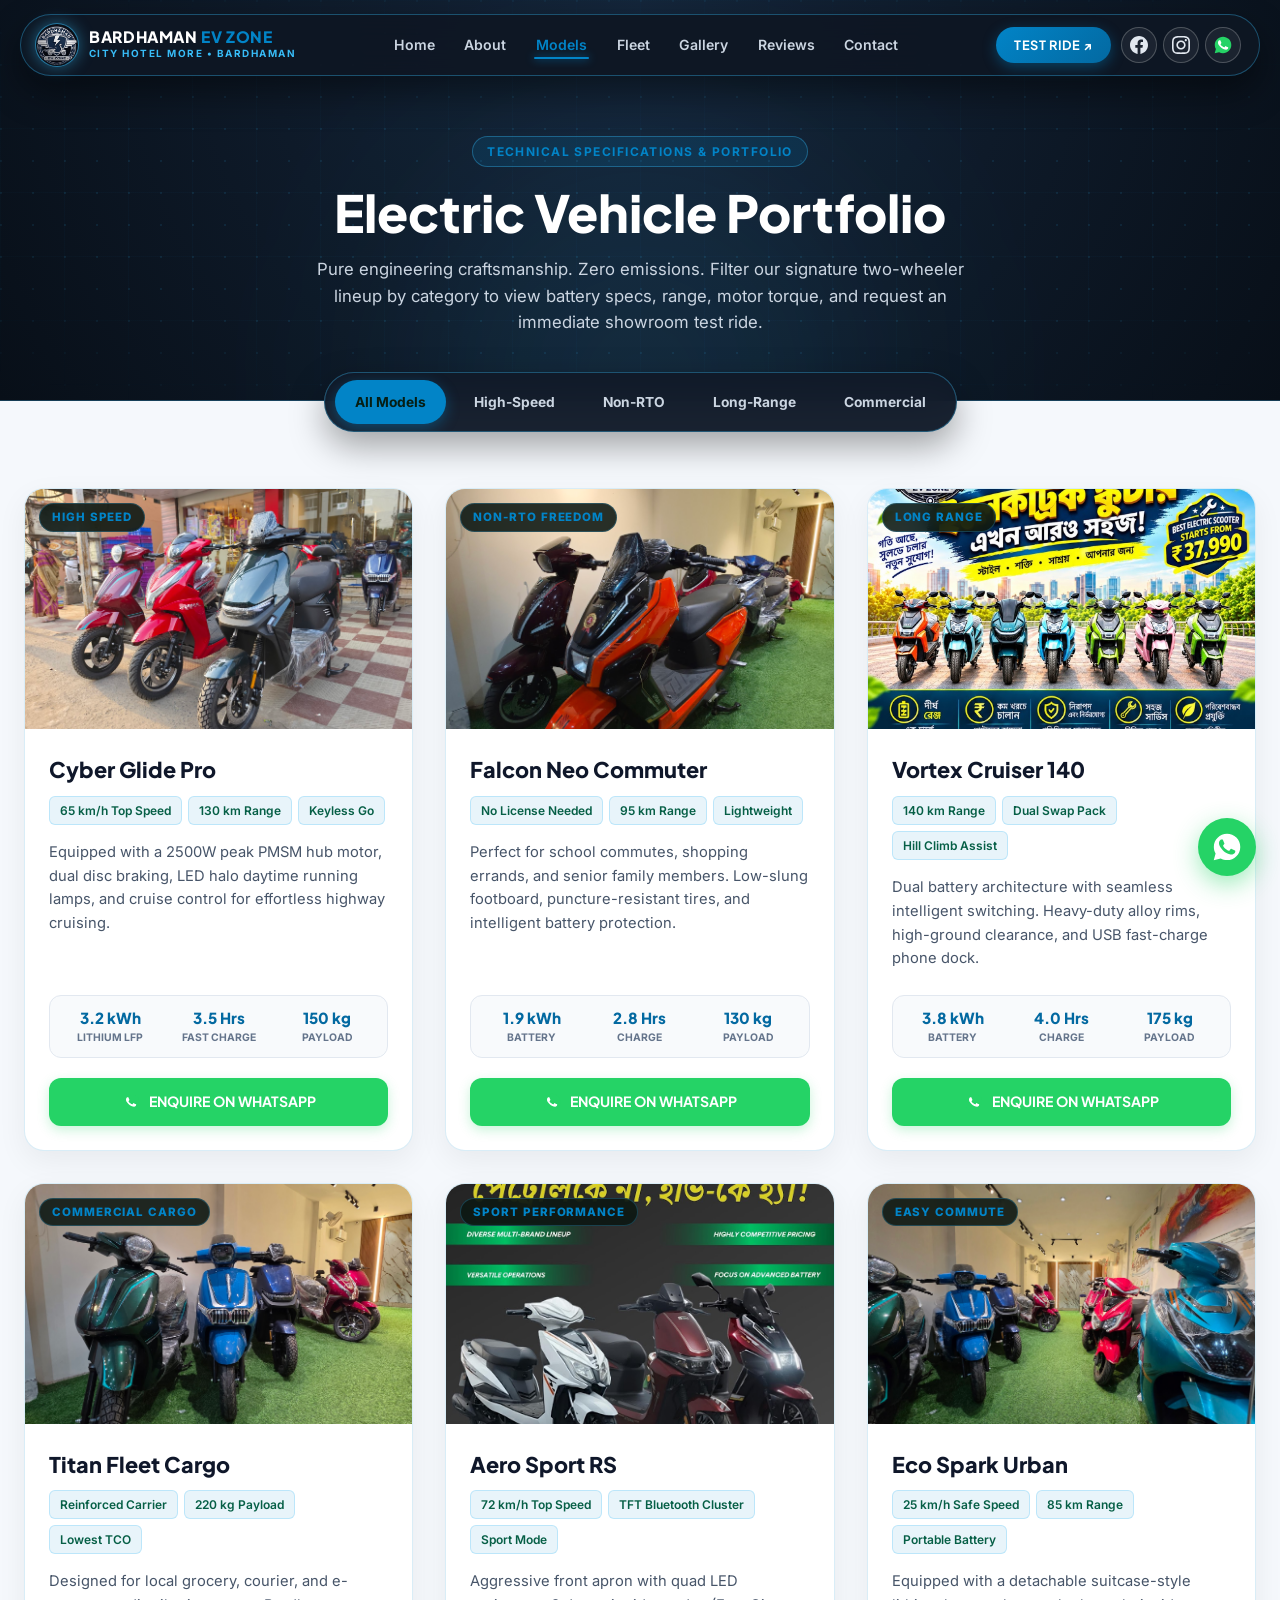
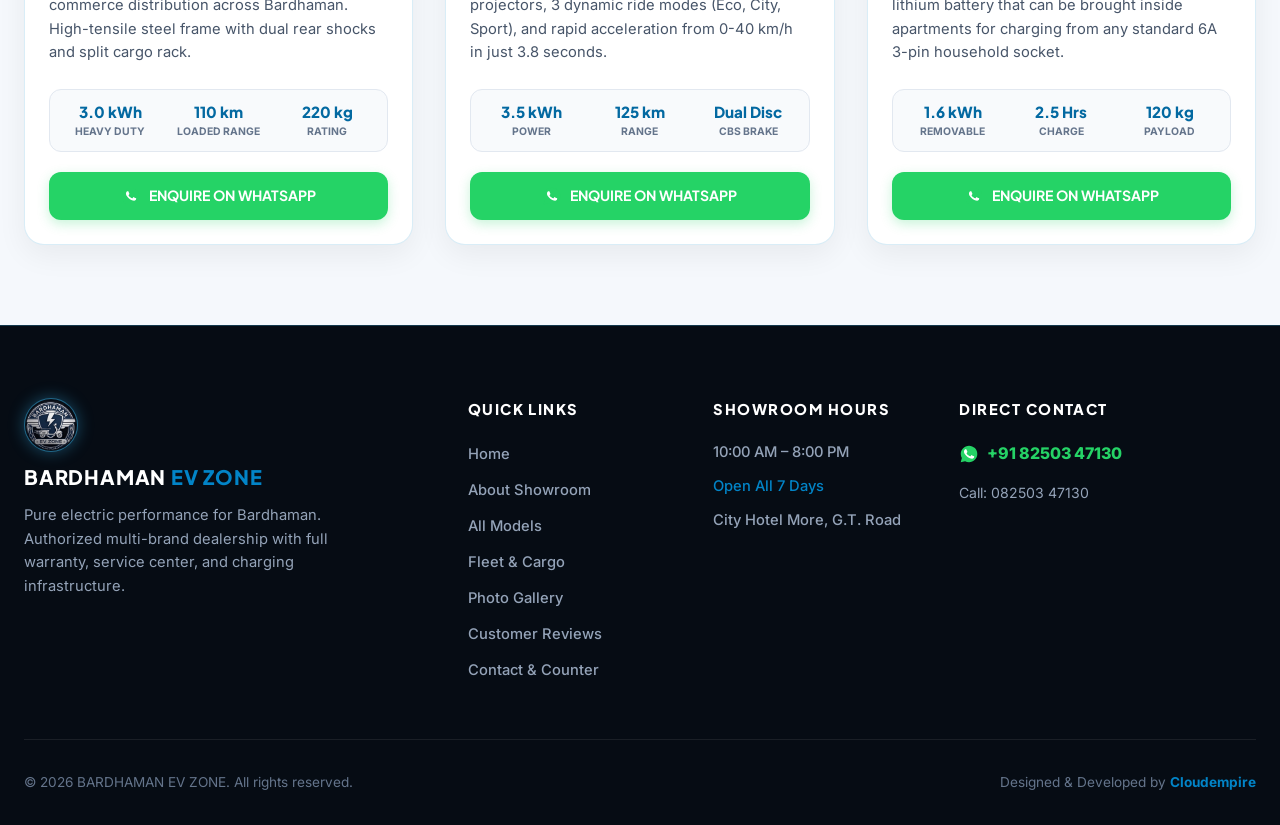
<file: models.html>
<!DOCTYPE html>
<html lang="en">
<head>
  <meta charset="UTF-8">
  <meta name="viewport" content="width=device-width, initial-scale=1.0">
  <title>Electric Vehicle Models & Catalog | BARDHAMAN EV ZONE</title>
  <meta name="description" content="Explore our complete portfolio of high-speed electric scooters, non-RTO commuter bikes, and long-range EV mobility solutions at Bardhaman EV Zone.">
  <link rel="canonical" href="https://cloudempiretech.github.io/bardhaman-ev-zone/models.html">
  
  <link rel="icon" type="image/svg+xml" href="assets/images/favicon.svg">
  <link rel="apple-touch-icon" href="assets/images/apple-touch-icon.png">
  
  <link rel="preconnect" href="https://fonts.googleapis.com">
  <link rel="preconnect" href="https://fonts.gstatic.com" crossorigin>
  <link href="https://fonts.googleapis.com/css2?family=Inter:wght@400;500;600;700;800&family=Plus+Jakarta+Sans:wght@700;800;900&display=swap" rel="stylesheet">
  
  <link rel="stylesheet" href="assets/css/style.css">
</head>
<body>

  <!-- Floating Pill Navbar -->
  <header class="site-header">
    <div class="header-inner">
      <a href="index.html" class="brand-link" aria-label="BARDHAMAN EV ZONE Home">
        <img src="assets/images/logo.png" alt="BARDHAMAN EV ZONE Emblem" class="brand-logo-img">
        <div class="brand-info">
          <div class="brand-name">BARDHAMAN <span>EV ZONE</span></div>
          <div class="brand-sub">CITY HOTEL MORE • BARDHAMAN</div>
        </div>
      </a>

      <nav aria-label="Primary Navigation">
        <ul class="nav-links">
          <li><a href="index.html" class="nav-link">Home</a></li>
          <li><a href="about.html" class="nav-link">About</a></li>
          <li><a href="models.html" class="nav-link active">Models</a></li>
          <li><a href="fleet.html" class="nav-link">Fleet</a></li>
          <li><a href="gallery.html" class="nav-link">Gallery</a></li>
          <li><a href="reviews.html" class="nav-link">Reviews</a></li>
          <li><a href="contact.html" class="nav-link">Contact</a></li>
        </ul>
      </nav>

      <div class="header-actions">
        <a href="contact.html" class="btn-cta-pill">TEST RIDE ↗</a>
        <div class="social-links-circle">
          <a href="https://www.facebook.com/bardhamanevzone/" target="_blank" rel="noopener noreferrer" class="btn-social-circle" aria-label="Facebook">
            <svg width="18" height="18" viewBox="0 0 24 24" fill="currentColor">
              <path d="M24 12.073c0-6.627-5.373-12-12-12s-12 5.373-12 12c0 5.99 4.388 10.954 10.125 11.854v-8.385H7.078v-3.47h3.047V9.43c0-3.007 1.792-4.669 4.533-4.669 1.312 0 2.686.235 2.686.235v2.953H15.83c-1.491 0-1.956.925-1.956 1.874v2.25h3.328l-.532 3.47h-2.796v8.385C19.612 23.027 24 18.062 24 12.073z"/>
            </svg>
          </a>
          <a href="https://www.instagram.com/bardhamanevzone/" target="_blank" rel="noopener noreferrer" class="btn-social-circle" aria-label="Instagram">
            <svg width="18" height="18" viewBox="0 0 24 24" fill="currentColor">
              <path d="M12 2.163c3.204 0 3.584.012 4.85.07 3.252.148 4.771 1.691 4.919 4.919.058 1.265.069 1.645.069 4.849 0 3.205-.012 3.584-.069 4.849-.149 3.225-1.664 4.771-4.919 4.919-1.266.058-1.644.07-4.85.07-3.204 0-3.584-.012-4.849-.07-3.26-.149-4.771-1.699-4.919-4.92-.058-1.265-.07-1.644-.07-4.849 0-3.204.013-3.583.07-4.849.149-3.227 1.664-4.771 4.919-4.919 1.266-.057 1.645-.069 4.849-.069zm0-2.163c-3.259 0-3.667.014-4.947.072-4.358.2-6.78 2.618-6.98 6.98-.059 1.281-.073 1.689-.073 4.948 0 3.259.014 3.668.072 4.948.2 4.358 2.618 6.78 6.98 6.98 1.281.058 1.689.072 4.948.072 3.259 0 3.668-.014 4.948-.072 4.354-.2 6.782-2.618 6.979-6.98.059-1.28.073-1.689.073-4.948 0-3.259-.014-3.667-.072-4.947-.196-4.354-2.617-6.78-6.979-6.98-1.281-.059-1.69-.073-4.949-.073zm0 5.838c-3.403 0-6.162 2.759-6.162 6.162s2.759 6.163 6.162 6.163 6.162-2.759 6.162-6.163c0-3.403-2.759-6.162-6.162-6.162zm0 10.162c-2.209 0-4-1.79-4-4 0-2.209 1.791-4 4-4s4 1.791 4 4c0 2.21-1.791 4-4 4zm6.406-11.845c-.796 0-1.441.645-1.441 1.44s.645 1.44 1.441 1.44c.795 0 1.439-.645 1.439-1.44s-.644-1.44-1.439-1.44z"/>
            </svg>
          </a>
          <a href="https://wa.me/918250347130?text=Namaste%20Bardhaman%20EV%20Zone!%20I%20am%20exploring%20your%20models%20catalog." target="_blank" rel="noopener noreferrer" class="btn-social-circle btn-social-wa" aria-label="WhatsApp">
            <svg class="wa-icon" viewBox="0 0 24 24" width="20" height="20" fill="none">
  <path fill="#25D366" d="M12.04 2C6.58 2 2.13 6.45 2.13 11.91C2.13 13.66 2.59 15.36 3.45 16.86L2.05 22L7.3 20.62C8.75 21.41 10.38 21.83 12.04 21.83C17.5 21.83 21.95 17.38 21.95 11.92C21.95 9.27 20.92 6.78 19.05 4.91C17.18 3.04 14.69 2 12.04 2Z"/>
  <path fill="#FFFFFF" d="M17.51 14.38C17.21 14.23 15.74 13.51 15.46 13.41C15.19 13.31 14.99 13.26 14.79 13.56C14.59 13.86 14.02 14.53 13.84 14.73C13.67 14.93 13.49 14.96 13.19 14.81C12.89 14.66 11.93 14.35 10.79 13.33C9.9 12.54 9.3 11.56 9.13 11.26C8.95 10.96 9.11 10.8 9.26 10.65C9.39 10.52 9.56 10.29 9.71 10.12C9.86 9.94 9.91 9.82 10.01 9.62C10.11 9.42 10.06 9.24 9.98 9.09C9.91 8.94 9.31 7.47 9.06 6.87C8.82 6.29 8.57 6.37 8.39 6.36C8.22 6.35 8.02 6.35 7.82 6.35C7.62 6.35 7.3 6.42 7.03 6.72C6.75 7.02 5.98 7.74 5.98 9.22C5.98 10.7 7.06 12.13 7.21 12.33C7.36 12.53 9.33 15.57 12.35 16.87C13.07 17.18 13.63 17.37 14.07 17.51C14.79 17.74 15.45 17.71 15.97 17.63C16.55 17.54 17.76 16.89 18.01 16.19C18.26 15.49 18.26 14.89 18.19 14.76C18.11 14.63 17.91 14.53 17.61 14.38H17.51Z"/>
</svg>
          </a>
        </div>
        <button class="mobile-nav-toggle" aria-label="Toggle navigation drawer" aria-expanded="false">
          <svg width="24" height="24" viewBox="0 0 24 24" fill="none" stroke="currentColor" stroke-width="2.5" stroke-linecap="round" stroke-linejoin="round">
            <line x1="3" y1="12" x2="21" y2="12"></line>
            <line x1="3" y1="6" x2="21" y2="6"></line>
            <line x1="3" y1="18" x2="21" y2="18"></line>
          </svg>
        </button>
      </div>
    </div>
  </header>

  <!-- Subpage Banner -->
  <section class="subpage-banner">
    <div class="abstract-orb abstract-orb-center" aria-hidden="true"></div>
    <div class="abstract-tech-grid" aria-hidden="true"></div>
    <div class="subpage-badge">TECHNICAL SPECIFICATIONS & PORTFOLIO</div>
    <h1 class="subpage-title">Electric Vehicle Portfolio</h1>
    <p class="subpage-desc">
      Pure engineering craftsmanship. Zero emissions. Filter our signature two-wheeler lineup by category to view battery specs, range, motor torque, and request an immediate showroom test ride.
    </p>
  </section>

  <!-- =========================================================================
       TheDivine Sticky Floating Tab Filter Rail (Mandates 3 & 7)
       ========================================================================= -->
  <div class="filter-rail-sticky-wrap">
    <div class="portfolio-filter" role="tablist" aria-label="Vehicle Categories">
      <button class="filter-btn active" data-filter="all" role="tab">All Models</button>
      <button class="filter-btn" data-filter="highspeed" role="tab">High-Speed</button>
      <button class="filter-btn" data-filter="nonrto" role="tab">Non-RTO</button>
      <button class="filter-btn" data-filter="longrange" role="tab">Long-Range</button>
      <button class="filter-btn" data-filter="commercial" role="tab">Commercial</button>
    </div>
  </div>

  <!-- Models Catalog Grid -->
  <main class="section" style="padding-top: 1rem;">
    <div class="cards-grid">
      <!-- Item 1: High-Speed -->
      <article class="portfolio-card reveal" data-category="highspeed" data-delay="1">
        <div class="card-media">
          <img src="assets/images/ev_zone_photo_2.jpg" alt="Cyber Glide Pro Electric Scooter" loading="lazy">
          <span class="card-badge">HIGH SPEED</span>
        </div>
        <div class="card-body">
          <h2 class="card-title">Cyber Glide Pro</h2>
          <div class="card-spec-tags">
            <span class="spec-tag">65 km/h Top Speed</span>
            <span class="spec-tag">130 km Range</span>
            <span class="spec-tag">Keyless Go</span>
          </div>
          <p class="card-desc">
            Equipped with a 2500W peak PMSM hub motor, dual disc braking, LED halo daytime running lamps, and cruise control for effortless highway cruising.
          </p>
          <div class="card-metrics">
            <div class="metric-item">
              <span class="metric-val">3.2 kWh</span>
              <span class="metric-lbl">Lithium LFP</span>
            </div>
            <div class="metric-item">
              <span class="metric-val">3.5 Hrs</span>
              <span class="metric-lbl">Fast Charge</span>
            </div>
            <div class="metric-item">
              <span class="metric-val">150 kg</span>
              <span class="metric-lbl">Payload</span>
            </div>
          </div>
          <a href="https://wa.me/918250347130?text=Namaste%20Bardhaman%20EV%20Zone!%20I%20am%20enquiring%20about%20the%20Cyber%20Glide%20Pro%20High-Speed%20Scooter." target="_blank" rel="noopener noreferrer" class="btn-card-inquire">
            <svg class="wa-icon" viewBox="0 0 24 24" width="20" height="20" fill="none">
  <path fill="#25D366" d="M12.04 2C6.58 2 2.13 6.45 2.13 11.91C2.13 13.66 2.59 15.36 3.45 16.86L2.05 22L7.3 20.62C8.75 21.41 10.38 21.83 12.04 21.83C17.5 21.83 21.95 17.38 21.95 11.92C21.95 9.27 20.92 6.78 19.05 4.91C17.18 3.04 14.69 2 12.04 2Z"/>
  <path fill="#FFFFFF" d="M17.51 14.38C17.21 14.23 15.74 13.51 15.46 13.41C15.19 13.31 14.99 13.26 14.79 13.56C14.59 13.86 14.02 14.53 13.84 14.73C13.67 14.93 13.49 14.96 13.19 14.81C12.89 14.66 11.93 14.35 10.79 13.33C9.9 12.54 9.3 11.56 9.13 11.26C8.95 10.96 9.11 10.8 9.26 10.65C9.39 10.52 9.56 10.29 9.71 10.12C9.86 9.94 9.91 9.82 10.01 9.62C10.11 9.42 10.06 9.24 9.98 9.09C9.91 8.94 9.31 7.47 9.06 6.87C8.82 6.29 8.57 6.37 8.39 6.36C8.22 6.35 8.02 6.35 7.82 6.35C7.62 6.35 7.3 6.42 7.03 6.72C6.75 7.02 5.98 7.74 5.98 9.22C5.98 10.7 7.06 12.13 7.21 12.33C7.36 12.53 9.33 15.57 12.35 16.87C13.07 17.18 13.63 17.37 14.07 17.51C14.79 17.74 15.45 17.71 15.97 17.63C16.55 17.54 17.76 16.89 18.01 16.19C18.26 15.49 18.26 14.89 18.19 14.76C18.11 14.63 17.91 14.53 17.61 14.38H17.51Z"/>
</svg>
            ENQUIRE ON WHATSAPP
          </a>
        </div>
      </article>

      <!-- Item 2: Non-RTO -->
      <article class="portfolio-card reveal" data-category="nonrto" data-delay="2">
        <div class="card-media">
          <img src="assets/images/ev_zone_photo_3.jpg" alt="Falcon Neo Commuter EV Scooter" loading="lazy">
          <span class="card-badge">NON-RTO FREEDOM</span>
        </div>
        <div class="card-body">
          <h2 class="card-title">Falcon Neo Commuter</h2>
          <div class="card-spec-tags">
            <span class="spec-tag">No License Needed</span>
            <span class="spec-tag">95 km Range</span>
            <span class="spec-tag">Lightweight</span>
          </div>
          <p class="card-desc">
            Perfect for school commutes, shopping errands, and senior family members. Low-slung footboard, puncture-resistant tires, and intelligent battery protection.
          </p>
          <div class="card-metrics">
            <div class="metric-item">
              <span class="metric-val">1.9 kWh</span>
              <span class="metric-lbl">Battery</span>
            </div>
            <div class="metric-item">
              <span class="metric-val">2.8 Hrs</span>
              <span class="metric-lbl">Charge</span>
            </div>
            <div class="metric-item">
              <span class="metric-val">130 kg</span>
              <span class="metric-lbl">Payload</span>
            </div>
          </div>
          <a href="https://wa.me/918250347130?text=Namaste%20Bardhaman%20EV%20Zone!%20I%20am%20enquiring%20about%20the%20Falcon%20Neo%20Non-RTO%20Commuter." target="_blank" rel="noopener noreferrer" class="btn-card-inquire">
            <svg class="wa-icon" viewBox="0 0 24 24" width="20" height="20" fill="none">
  <path fill="#25D366" d="M12.04 2C6.58 2 2.13 6.45 2.13 11.91C2.13 13.66 2.59 15.36 3.45 16.86L2.05 22L7.3 20.62C8.75 21.41 10.38 21.83 12.04 21.83C17.5 21.83 21.95 17.38 21.95 11.92C21.95 9.27 20.92 6.78 19.05 4.91C17.18 3.04 14.69 2 12.04 2Z"/>
  <path fill="#FFFFFF" d="M17.51 14.38C17.21 14.23 15.74 13.51 15.46 13.41C15.19 13.31 14.99 13.26 14.79 13.56C14.59 13.86 14.02 14.53 13.84 14.73C13.67 14.93 13.49 14.96 13.19 14.81C12.89 14.66 11.93 14.35 10.79 13.33C9.9 12.54 9.3 11.56 9.13 11.26C8.95 10.96 9.11 10.8 9.26 10.65C9.39 10.52 9.56 10.29 9.71 10.12C9.86 9.94 9.91 9.82 10.01 9.62C10.11 9.42 10.06 9.24 9.98 9.09C9.91 8.94 9.31 7.47 9.06 6.87C8.82 6.29 8.57 6.37 8.39 6.36C8.22 6.35 8.02 6.35 7.82 6.35C7.62 6.35 7.3 6.42 7.03 6.72C6.75 7.02 5.98 7.74 5.98 9.22C5.98 10.7 7.06 12.13 7.21 12.33C7.36 12.53 9.33 15.57 12.35 16.87C13.07 17.18 13.63 17.37 14.07 17.51C14.79 17.74 15.45 17.71 15.97 17.63C16.55 17.54 17.76 16.89 18.01 16.19C18.26 15.49 18.26 14.89 18.19 14.76C18.11 14.63 17.91 14.53 17.61 14.38H17.51Z"/>
</svg>
            ENQUIRE ON WHATSAPP
          </a>
        </div>
      </article>

      <!-- Item 3: Long Range -->
      <article class="portfolio-card reveal" data-category="longrange" data-delay="3">
        <div class="card-media">
          <img src="assets/images/ev_zone_photo_4.jpg" alt="Vortex Cruiser 140 Electric Bike" loading="lazy">
          <span class="card-badge">LONG RANGE</span>
        </div>
        <div class="card-body">
          <h2 class="card-title">Vortex Cruiser 140</h2>
          <div class="card-spec-tags">
            <span class="spec-tag">140 km Range</span>
            <span class="spec-tag">Dual Swap Pack</span>
            <span class="spec-tag">Hill Climb Assist</span>
          </div>
          <p class="card-desc">
            Dual battery architecture with seamless intelligent switching. Heavy-duty alloy rims, high-ground clearance, and USB fast-charge phone dock.
          </p>
          <div class="card-metrics">
            <div class="metric-item">
              <span class="metric-val">3.8 kWh</span>
              <span class="metric-lbl">Battery</span>
            </div>
            <div class="metric-item">
              <span class="metric-val">4.0 Hrs</span>
              <span class="metric-lbl">Charge</span>
            </div>
            <div class="metric-item">
              <span class="metric-val">175 kg</span>
              <span class="metric-lbl">Payload</span>
            </div>
          </div>
          <a href="https://wa.me/918250347130?text=Namaste%20Bardhaman%20EV%20Zone!%20I%20am%20enquiring%20about%20the%20Vortex%20Cruiser%20140%20Long-Range." target="_blank" rel="noopener noreferrer" class="btn-card-inquire">
            <svg class="wa-icon" viewBox="0 0 24 24" width="20" height="20" fill="none">
  <path fill="#25D366" d="M12.04 2C6.58 2 2.13 6.45 2.13 11.91C2.13 13.66 2.59 15.36 3.45 16.86L2.05 22L7.3 20.62C8.75 21.41 10.38 21.83 12.04 21.83C17.5 21.83 21.95 17.38 21.95 11.92C21.95 9.27 20.92 6.78 19.05 4.91C17.18 3.04 14.69 2 12.04 2Z"/>
  <path fill="#FFFFFF" d="M17.51 14.38C17.21 14.23 15.74 13.51 15.46 13.41C15.19 13.31 14.99 13.26 14.79 13.56C14.59 13.86 14.02 14.53 13.84 14.73C13.67 14.93 13.49 14.96 13.19 14.81C12.89 14.66 11.93 14.35 10.79 13.33C9.9 12.54 9.3 11.56 9.13 11.26C8.95 10.96 9.11 10.8 9.26 10.65C9.39 10.52 9.56 10.29 9.71 10.12C9.86 9.94 9.91 9.82 10.01 9.62C10.11 9.42 10.06 9.24 9.98 9.09C9.91 8.94 9.31 7.47 9.06 6.87C8.82 6.29 8.57 6.37 8.39 6.36C8.22 6.35 8.02 6.35 7.82 6.35C7.62 6.35 7.3 6.42 7.03 6.72C6.75 7.02 5.98 7.74 5.98 9.22C5.98 10.7 7.06 12.13 7.21 12.33C7.36 12.53 9.33 15.57 12.35 16.87C13.07 17.18 13.63 17.37 14.07 17.51C14.79 17.74 15.45 17.71 15.97 17.63C16.55 17.54 17.76 16.89 18.01 16.19C18.26 15.49 18.26 14.89 18.19 14.76C18.11 14.63 17.91 14.53 17.61 14.38H17.51Z"/>
</svg>
            ENQUIRE ON WHATSAPP
          </a>
        </div>
      </article>

      <!-- Item 4: Commercial Cargo -->
      <article class="portfolio-card reveal" data-category="commercial" data-delay="1">
        <div class="card-media">
          <img src="assets/images/ev_zone_photo_11.jpg" alt="Titan Heavy Duty Delivery Cargo EV" loading="lazy">
          <span class="card-badge">COMMERCIAL CARGO</span>
        </div>
        <div class="card-body">
          <h2 class="card-title">Titan Fleet Cargo</h2>
          <div class="card-spec-tags">
            <span class="spec-tag">Reinforced Carrier</span>
            <span class="spec-tag">220 kg Payload</span>
            <span class="spec-tag">Lowest TCO</span>
          </div>
          <p class="card-desc">
            Designed for local grocery, courier, and e-commerce distribution across Bardhaman. High-tensile steel frame with dual rear shocks and split cargo rack.
          </p>
          <div class="card-metrics">
            <div class="metric-item">
              <span class="metric-val">3.0 kWh</span>
              <span class="metric-lbl">Heavy Duty</span>
            </div>
            <div class="metric-item">
              <span class="metric-val">110 km</span>
              <span class="metric-lbl">Loaded Range</span>
            </div>
            <div class="metric-item">
              <span class="metric-val">220 kg</span>
              <span class="metric-lbl">Rating</span>
            </div>
          </div>
          <a href="https://wa.me/918250347130?text=Namaste%20Bardhaman%20EV%20Zone!%20I%20am%20enquiring%20about%20the%20Titan%20Fleet%20Cargo%20scooter." target="_blank" rel="noopener noreferrer" class="btn-card-inquire">
            <svg class="wa-icon" viewBox="0 0 24 24" width="20" height="20" fill="none">
  <path fill="#25D366" d="M12.04 2C6.58 2 2.13 6.45 2.13 11.91C2.13 13.66 2.59 15.36 3.45 16.86L2.05 22L7.3 20.62C8.75 21.41 10.38 21.83 12.04 21.83C17.5 21.83 21.95 17.38 21.95 11.92C21.95 9.27 20.92 6.78 19.05 4.91C17.18 3.04 14.69 2 12.04 2Z"/>
  <path fill="#FFFFFF" d="M17.51 14.38C17.21 14.23 15.74 13.51 15.46 13.41C15.19 13.31 14.99 13.26 14.79 13.56C14.59 13.86 14.02 14.53 13.84 14.73C13.67 14.93 13.49 14.96 13.19 14.81C12.89 14.66 11.93 14.35 10.79 13.33C9.9 12.54 9.3 11.56 9.13 11.26C8.95 10.96 9.11 10.8 9.26 10.65C9.39 10.52 9.56 10.29 9.71 10.12C9.86 9.94 9.91 9.82 10.01 9.62C10.11 9.42 10.06 9.24 9.98 9.09C9.91 8.94 9.31 7.47 9.06 6.87C8.82 6.29 8.57 6.37 8.39 6.36C8.22 6.35 8.02 6.35 7.82 6.35C7.62 6.35 7.3 6.42 7.03 6.72C6.75 7.02 5.98 7.74 5.98 9.22C5.98 10.7 7.06 12.13 7.21 12.33C7.36 12.53 9.33 15.57 12.35 16.87C13.07 17.18 13.63 17.37 14.07 17.51C14.79 17.74 15.45 17.71 15.97 17.63C16.55 17.54 17.76 16.89 18.01 16.19C18.26 15.49 18.26 14.89 18.19 14.76C18.11 14.63 17.91 14.53 17.61 14.38H17.51Z"/>
</svg>
            ENQUIRE ON WHATSAPP
          </a>
        </div>
      </article>

      <!-- Item 5: High Speed Sport -->
      <article class="portfolio-card reveal" data-category="highspeed" data-delay="2">
        <div class="card-media">
          <img src="assets/images/ev_zone_photo_6.jpg" alt="Aero Sport Performance EV" loading="lazy">
          <span class="card-badge">SPORT PERFORMANCE</span>
        </div>
        <div class="card-body">
          <h2 class="card-title">Aero Sport RS</h2>
          <div class="card-spec-tags">
            <span class="spec-tag">72 km/h Top Speed</span>
            <span class="spec-tag">TFT Bluetooth Cluster</span>
            <span class="spec-tag">Sport Mode</span>
          </div>
          <p class="card-desc">
            Aggressive front apron with quad LED projectors, 3 dynamic ride modes (Eco, City, Sport), and rapid acceleration from 0-40 km/h in just 3.8 seconds.
          </p>
          <div class="card-metrics">
            <div class="metric-item">
              <span class="metric-val">3.5 kWh</span>
              <span class="metric-lbl">Power</span>
            </div>
            <div class="metric-item">
              <span class="metric-val">125 km</span>
              <span class="metric-lbl">Range</span>
            </div>
            <div class="metric-item">
              <span class="metric-val">Dual Disc</span>
              <span class="metric-lbl">CBS Brake</span>
            </div>
          </div>
          <a href="https://wa.me/918250347130?text=Namaste%20Bardhaman%20EV%20Zone!%20I%20am%20enquiring%20about%20the%20Aero%20Sport%20RS." target="_blank" rel="noopener noreferrer" class="btn-card-inquire">
            <svg class="wa-icon" viewBox="0 0 24 24" width="20" height="20" fill="none">
  <path fill="#25D366" d="M12.04 2C6.58 2 2.13 6.45 2.13 11.91C2.13 13.66 2.59 15.36 3.45 16.86L2.05 22L7.3 20.62C8.75 21.41 10.38 21.83 12.04 21.83C17.5 21.83 21.95 17.38 21.95 11.92C21.95 9.27 20.92 6.78 19.05 4.91C17.18 3.04 14.69 2 12.04 2Z"/>
  <path fill="#FFFFFF" d="M17.51 14.38C17.21 14.23 15.74 13.51 15.46 13.41C15.19 13.31 14.99 13.26 14.79 13.56C14.59 13.86 14.02 14.53 13.84 14.73C13.67 14.93 13.49 14.96 13.19 14.81C12.89 14.66 11.93 14.35 10.79 13.33C9.9 12.54 9.3 11.56 9.13 11.26C8.95 10.96 9.11 10.8 9.26 10.65C9.39 10.52 9.56 10.29 9.71 10.12C9.86 9.94 9.91 9.82 10.01 9.62C10.11 9.42 10.06 9.24 9.98 9.09C9.91 8.94 9.31 7.47 9.06 6.87C8.82 6.29 8.57 6.37 8.39 6.36C8.22 6.35 8.02 6.35 7.82 6.35C7.62 6.35 7.3 6.42 7.03 6.72C6.75 7.02 5.98 7.74 5.98 9.22C5.98 10.7 7.06 12.13 7.21 12.33C7.36 12.53 9.33 15.57 12.35 16.87C13.07 17.18 13.63 17.37 14.07 17.51C14.79 17.74 15.45 17.71 15.97 17.63C16.55 17.54 17.76 16.89 18.01 16.19C18.26 15.49 18.26 14.89 18.19 14.76C18.11 14.63 17.91 14.53 17.61 14.38H17.51Z"/>
</svg>
            ENQUIRE ON WHATSAPP
          </a>
        </div>
      </article>

      <!-- Item 6: Non-RTO Compact -->
      <article class="portfolio-card reveal" data-category="nonrto" data-delay="3">
        <div class="card-media">
          <img src="assets/images/ev_zone_photo_7.jpg" alt="Eco Spark City Scooter" loading="lazy">
          <span class="card-badge">EASY COMMUTE</span>
        </div>
        <div class="card-body">
          <h2 class="card-title">Eco Spark Urban</h2>
          <div class="card-spec-tags">
            <span class="spec-tag">25 km/h Safe Speed</span>
            <span class="spec-tag">85 km Range</span>
            <span class="spec-tag">Portable Battery</span>
          </div>
          <p class="card-desc">
            Equipped with a detachable suitcase-style lithium battery that can be brought inside apartments for charging from any standard 6A 3-pin household socket.
          </p>
          <div class="card-metrics">
            <div class="metric-item">
              <span class="metric-val">1.6 kWh</span>
              <span class="metric-lbl">Removable</span>
            </div>
            <div class="metric-item">
              <span class="metric-val">2.5 Hrs</span>
              <span class="metric-lbl">Charge</span>
            </div>
            <div class="metric-item">
              <span class="metric-val">120 kg</span>
              <span class="metric-lbl">Payload</span>
            </div>
          </div>
          <a href="https://wa.me/918250347130?text=Namaste%20Bardhaman%20EV%20Zone!%20I%20am%20enquiring%20about%20the%20Eco%20Spark%20Urban." target="_blank" rel="noopener noreferrer" class="btn-card-inquire">
            <svg class="wa-icon" viewBox="0 0 24 24" width="20" height="20" fill="none">
  <path fill="#25D366" d="M12.04 2C6.58 2 2.13 6.45 2.13 11.91C2.13 13.66 2.59 15.36 3.45 16.86L2.05 22L7.3 20.62C8.75 21.41 10.38 21.83 12.04 21.83C17.5 21.83 21.95 17.38 21.95 11.92C21.95 9.27 20.92 6.78 19.05 4.91C17.18 3.04 14.69 2 12.04 2Z"/>
  <path fill="#FFFFFF" d="M17.51 14.38C17.21 14.23 15.74 13.51 15.46 13.41C15.19 13.31 14.99 13.26 14.79 13.56C14.59 13.86 14.02 14.53 13.84 14.73C13.67 14.93 13.49 14.96 13.19 14.81C12.89 14.66 11.93 14.35 10.79 13.33C9.9 12.54 9.3 11.56 9.13 11.26C8.95 10.96 9.11 10.8 9.26 10.65C9.39 10.52 9.56 10.29 9.71 10.12C9.86 9.94 9.91 9.82 10.01 9.62C10.11 9.42 10.06 9.24 9.98 9.09C9.91 8.94 9.31 7.47 9.06 6.87C8.82 6.29 8.57 6.37 8.39 6.36C8.22 6.35 8.02 6.35 7.82 6.35C7.62 6.35 7.3 6.42 7.03 6.72C6.75 7.02 5.98 7.74 5.98 9.22C5.98 10.7 7.06 12.13 7.21 12.33C7.36 12.53 9.33 15.57 12.35 16.87C13.07 17.18 13.63 17.37 14.07 17.51C14.79 17.74 15.45 17.71 15.97 17.63C16.55 17.54 17.76 16.89 18.01 16.19C18.26 15.49 18.26 14.89 18.19 14.76C18.11 14.63 17.91 14.53 17.61 14.38H17.51Z"/>
</svg>
            ENQUIRE ON WHATSAPP
          </a>
        </div>
      </article>
    </div>
  </main>

  <!-- Floating WhatsApp Button -->
  <a href="https://wa.me/918250347130?text=Namaste%20Bardhaman%20EV%20Zone!%20I%20am%20exploring%20your%20EV%20models%20catalog." class="floating-wa-btn" aria-label="Chat on WhatsApp" target="_blank" rel="noopener noreferrer">
    <svg viewBox="0 0 24 24" width="34" height="34" fill="none">
  <path fill="#FFFFFF" d="M12.04 2C6.58 2 2.13 6.45 2.13 11.91C2.13 13.66 2.59 15.36 3.45 16.86L2.05 22L7.3 20.62C8.75 21.41 10.38 21.83 12.04 21.83C17.5 21.83 21.95 17.38 21.95 11.92C21.95 9.27 20.92 6.78 19.05 4.91C17.18 3.04 14.69 2 12.04 2Z"/>
  <path fill="#25D366" d="M17.51 14.38C17.21 14.23 15.74 13.51 15.46 13.41C15.19 13.31 14.99 13.26 14.79 13.56C14.59 13.86 14.02 14.53 13.84 14.73C13.67 14.93 13.49 14.96 13.19 14.81C12.89 14.66 11.93 14.35 10.79 13.33C9.9 12.54 9.3 11.56 9.13 11.26C8.95 10.96 9.11 10.8 9.26 10.65C9.39 10.52 9.56 10.29 9.71 10.12C9.86 9.94 9.91 9.82 10.01 9.62C10.11 9.42 10.06 9.24 9.98 9.09C9.91 8.94 9.31 7.47 9.06 6.87C8.82 6.29 8.57 6.37 8.39 6.36C8.22 6.35 8.02 6.35 7.82 6.35C7.62 6.35 7.3 6.42 7.03 6.72C6.75 7.02 5.98 7.74 5.98 9.22C5.98 10.7 7.06 12.13 7.21 12.33C7.36 12.53 9.33 15.57 12.35 16.87C13.07 17.18 13.63 17.37 14.07 17.51C14.79 17.74 15.45 17.71 15.97 17.63C16.55 17.54 17.76 16.89 18.01 16.19C18.26 15.49 18.26 14.89 18.19 14.76C18.11 14.63 17.91 14.53 17.61 14.38H17.51Z"/>
</svg>
  </a>

  <!-- Footer -->
  <footer class="site-footer">
    <div class="footer-top">
      <div class="footer-brand">
        <img src="assets/images/logo.png" alt="BARDHAMAN EV ZONE Logo" class="footer-logo-img">
        <div class="brand-name" style="font-size: 1.25rem;">BARDHAMAN <span style="color: var(--color-primary);">EV ZONE</span></div>
        <p>Pure electric performance for Bardhaman. Authorized multi-brand dealership with full warranty, service center, and charging infrastructure.</p>
      </div>
      <div class="footer-nav-col">
        <div class="footer-col-title">Quick Links</div>
        <ul class="footer-nav-list">
          <li><a href="index.html" class="footer-nav-link">Home</a></li>
          <li><a href="about.html" class="footer-nav-link">About Showroom</a></li>
          <li><a href="models.html" class="footer-nav-link">All Models</a></li>
          <li><a href="fleet.html" class="footer-nav-link">Fleet & Cargo</a></li>
          <li><a href="gallery.html" class="footer-nav-link">Photo Gallery</a></li>
          <li><a href="reviews.html" class="footer-nav-link">Customer Reviews</a></li>
          <li><a href="contact.html" class="footer-nav-link">Contact & Counter</a></li>
        </ul>
      </div>
      <div class="footer-nav-col">
        <div class="footer-col-title">Showroom Hours</div>
        <ul class="footer-nav-list">
          <li class="footer-nav-link">10:00 AM – 8:00 PM</li>
          <li class="footer-nav-link" style="color: var(--color-primary);">Open All 7 Days</li>
          <li class="footer-nav-link">City Hotel More, G.T. Road</li>
        </ul>
      </div>
      <div class="footer-nav-col">
        <div class="footer-col-title">Direct Contact</div>
        <p style="margin-bottom: 0.5rem;">
          <a href="https://wa.me/918250347130" class="phone-wa-link">
            <svg class="wa-icon" viewBox="0 0 24 24" width="20" height="20" fill="none">
  <path fill="#25D366" d="M12.04 2C6.58 2 2.13 6.45 2.13 11.91C2.13 13.66 2.59 15.36 3.45 16.86L2.05 22L7.3 20.62C8.75 21.41 10.38 21.83 12.04 21.83C17.5 21.83 21.95 17.38 21.95 11.92C21.95 9.27 20.92 6.78 19.05 4.91C17.18 3.04 14.69 2 12.04 2Z"/>
  <path fill="#FFFFFF" d="M17.51 14.38C17.21 14.23 15.74 13.51 15.46 13.41C15.19 13.31 14.99 13.26 14.79 13.56C14.59 13.86 14.02 14.53 13.84 14.73C13.67 14.93 13.49 14.96 13.19 14.81C12.89 14.66 11.93 14.35 10.79 13.33C9.9 12.54 9.3 11.56 9.13 11.26C8.95 10.96 9.11 10.8 9.26 10.65C9.39 10.52 9.56 10.29 9.71 10.12C9.86 9.94 9.91 9.82 10.01 9.62C10.11 9.42 10.06 9.24 9.98 9.09C9.91 8.94 9.31 7.47 9.06 6.87C8.82 6.29 8.57 6.37 8.39 6.36C8.22 6.35 8.02 6.35 7.82 6.35C7.62 6.35 7.3 6.42 7.03 6.72C6.75 7.02 5.98 7.74 5.98 9.22C5.98 10.7 7.06 12.13 7.21 12.33C7.36 12.53 9.33 15.57 12.35 16.87C13.07 17.18 13.63 17.37 14.07 17.51C14.79 17.74 15.45 17.71 15.97 17.63C16.55 17.54 17.76 16.89 18.01 16.19C18.26 15.49 18.26 14.89 18.19 14.76C18.11 14.63 17.91 14.53 17.61 14.38H17.51Z"/>
</svg>
            +91 82503 47130
          </a>
        </p>
        <p><a href="tel:+918250347130" style="color: #94a3b8; font-size: 0.88rem;">Call: 082503 47130</a></p>
      </div>
    </div>
    <div class="footer-bottom">
      <div>© 2026 BARDHAMAN EV ZONE. All rights reserved.</div>
      <div class="footer-attribution">
        Designed & Developed by <a href="https://cloudempire.tech/" target="_blank" rel="noopener noreferrer">Cloudempire</a>
      </div>
    </div>
  </footer>

  <script src="assets/js/main.js"></script>
</body>
</html>
</file>
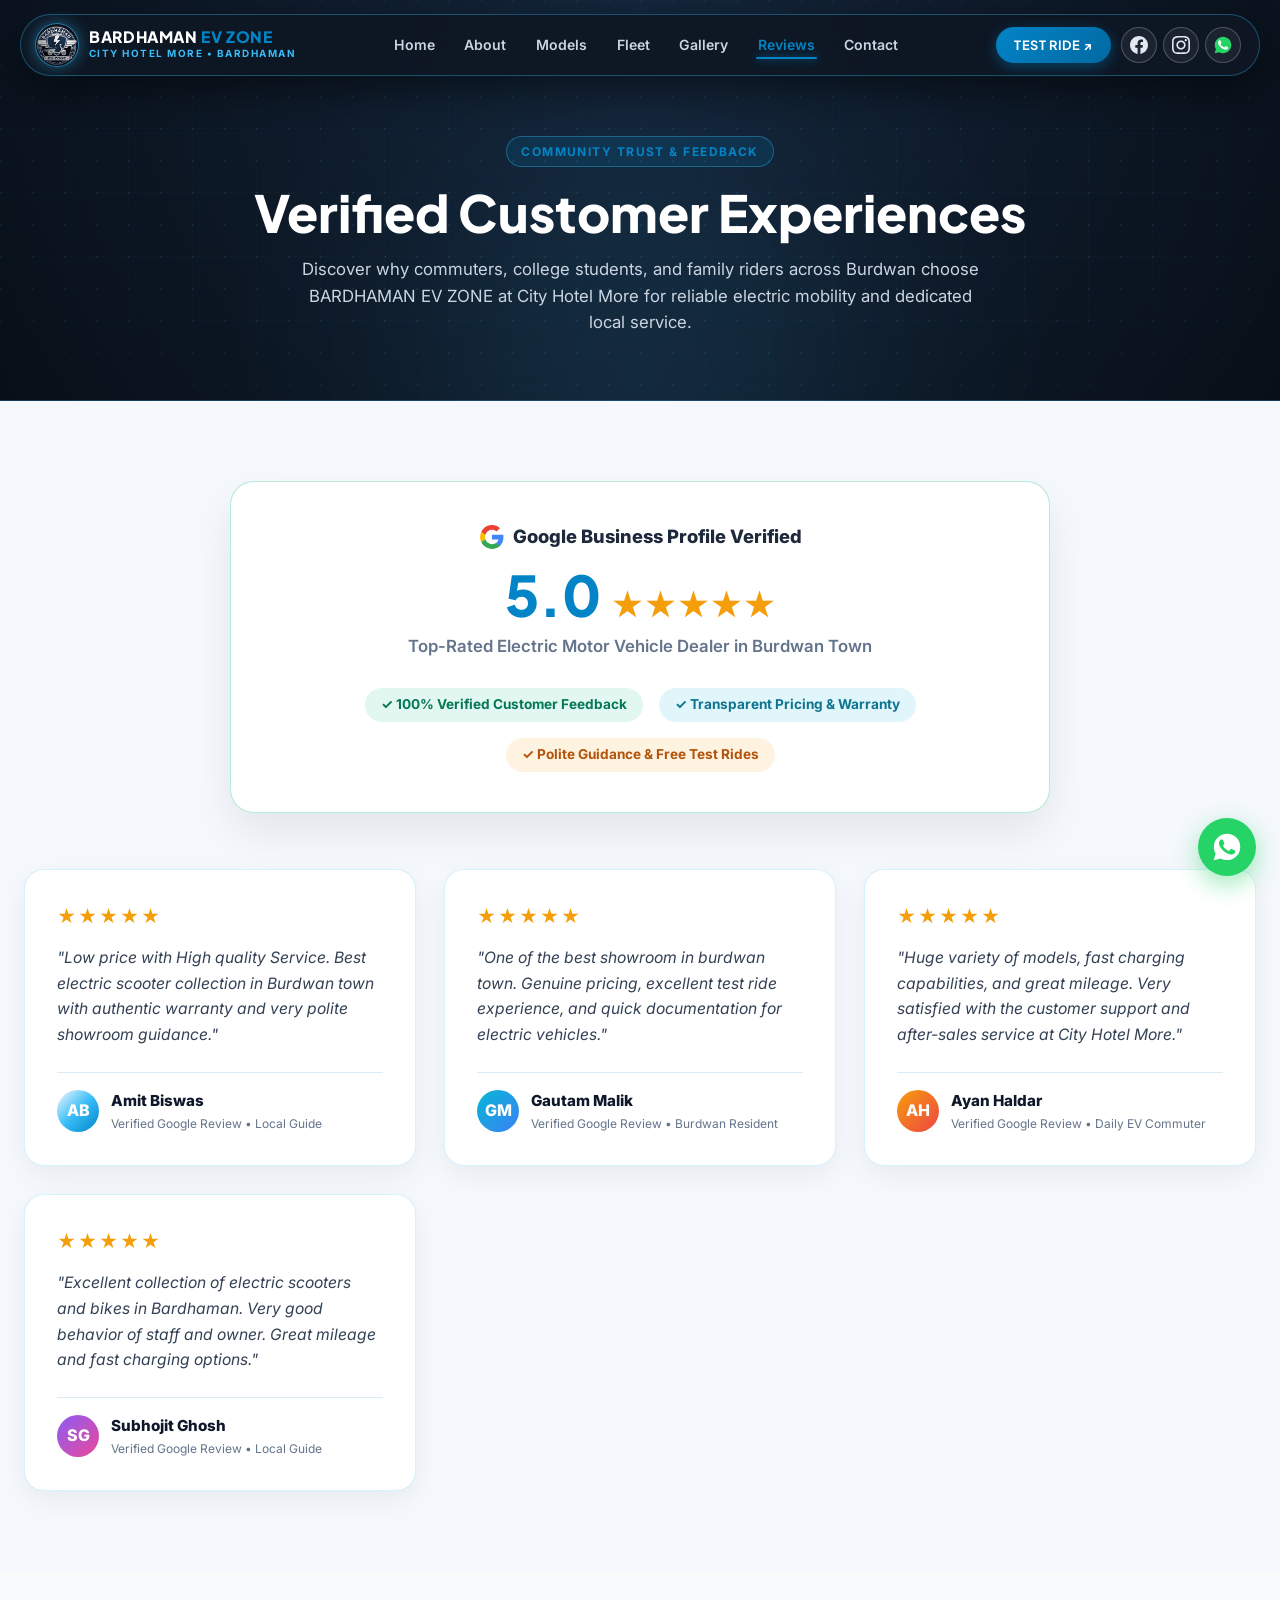
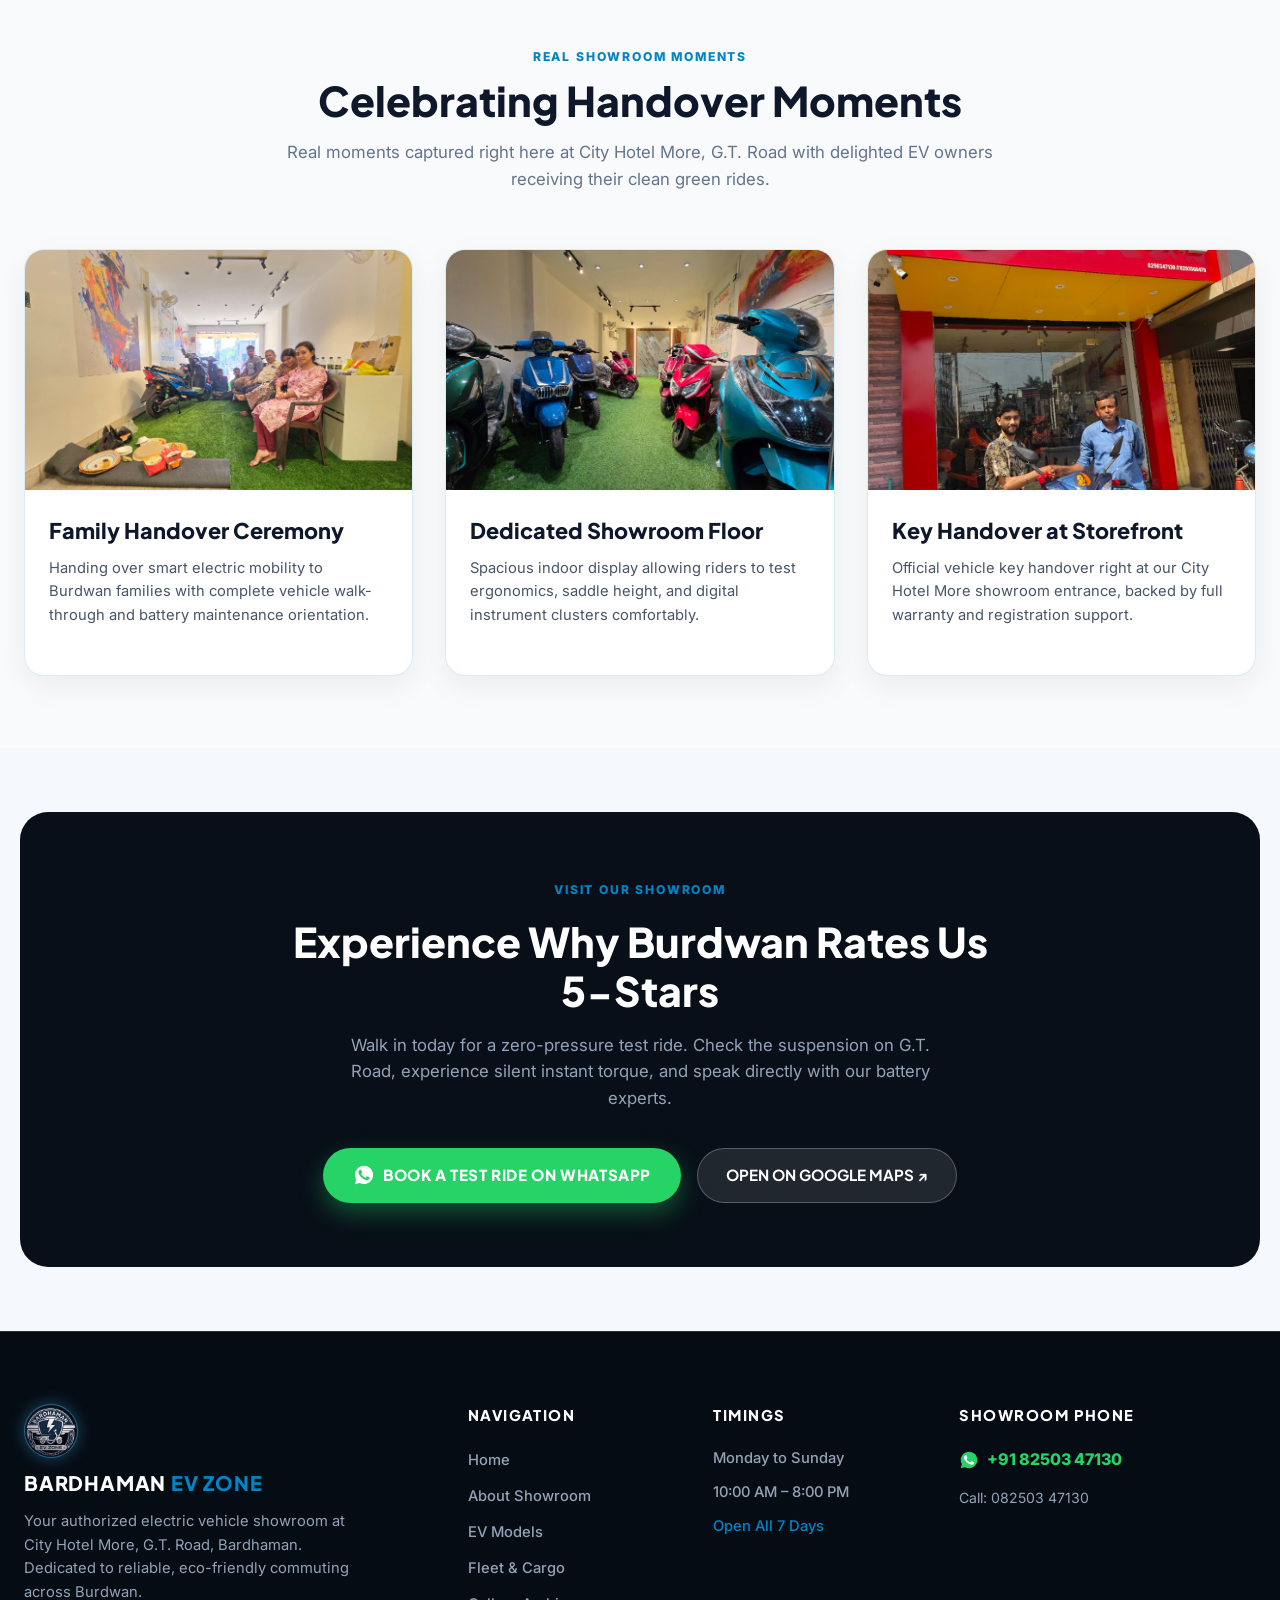
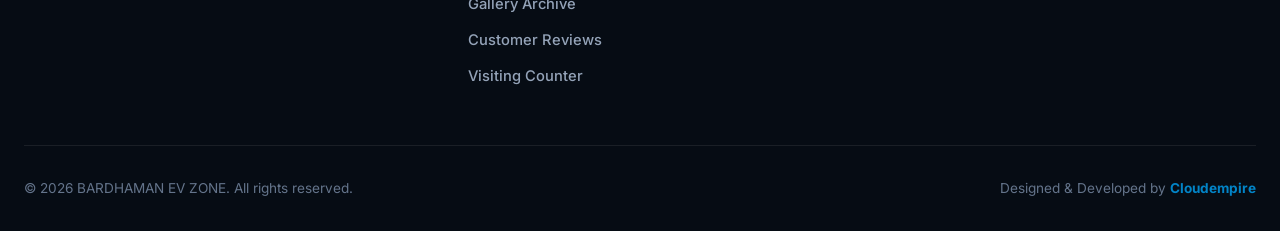
<file: reviews.html>
<!DOCTYPE html>
<html lang="en">
<head>
  <meta charset="UTF-8">
  <meta name="viewport" content="width=device-width, initial-scale=1.0">
  <title>Customer Reviews &amp; Community Trust | BARDHAMAN EV ZONE</title>
  <meta name="description" content="Read verified 5.0-star customer reviews and testimonials for BARDHAMAN EV ZONE at City Hotel More, G.T. Road, Bardhaman. Real owner experiences with electric scooters, test rides, and service.">
  <link rel="canonical" href="https://cloudempiretech.github.io/bardhaman-ev-zone/reviews.html">
  
  <link rel="icon" type="image/svg+xml" href="assets/images/favicon.svg">
  <link rel="apple-touch-icon" href="assets/images/apple-touch-icon.png">
  
  <link rel="preconnect" href="https://fonts.googleapis.com">
  <link rel="preconnect" href="https://fonts.gstatic.com" crossorigin>
  <link href="https://fonts.googleapis.com/css2?family=Inter:wght@400;500;600;700;800&family=Plus+Jakarta+Sans:wght@700;800;900&display=swap" rel="stylesheet">
  
  <link rel="stylesheet" href="assets/css/style.css">
</head>
<body>

  <!-- Floating Pill Navbar -->
  <header class="site-header">
    <div class="header-inner">
      <a href="index.html" class="brand-link" aria-label="BARDHAMAN EV ZONE Home">
        <img src="assets/images/logo.png" alt="BARDHAMAN EV ZONE Emblem" class="brand-logo-img">
        <div class="brand-info">
          <div class="brand-name">BARDHAMAN <span>EV ZONE</span></div>
          <div class="brand-sub">CITY HOTEL MORE • BARDHAMAN</div>
        </div>
      </a>

      <nav aria-label="Primary Navigation">
        <ul class="nav-links">
          <li><a href="index.html" class="nav-link">Home</a></li>
          <li><a href="about.html" class="nav-link">About</a></li>
          <li><a href="models.html" class="nav-link">Models</a></li>
          <li><a href="fleet.html" class="nav-link">Fleet</a></li>
          <li><a href="gallery.html" class="nav-link">Gallery</a></li>
          <li><a href="reviews.html" class="nav-link active">Reviews</a></li>
          <li><a href="contact.html" class="nav-link">Contact</a></li>
        </ul>
      </nav>

      <div class="header-actions">
        <a href="contact.html" class="btn-cta-pill">TEST RIDE ↗</a>
        <div class="social-links-circle">
          <a href="https://www.facebook.com/bardhamanevzone/" target="_blank" rel="noopener noreferrer" class="btn-social-circle" aria-label="Facebook">
            <svg width="18" height="18" viewBox="0 0 24 24" fill="currentColor">
              <path d="M24 12.073c0-6.627-5.373-12-12-12s-12 5.373-12 12c0 5.99 4.388 10.954 10.125 11.854v-8.385H7.078v-3.47h3.047V9.43c0-3.007 1.792-4.669 4.533-4.669 1.312 0 2.686.235 2.686.235v2.953H15.83c-1.491 0-1.956.925-1.956 1.874v2.25h3.328l-.532 3.47h-2.796v8.385C19.612 23.027 24 18.062 24 12.073z"/>
            </svg>
          </a>
          <a href="https://www.instagram.com/bardhamanevzone/" target="_blank" rel="noopener noreferrer" class="btn-social-circle" aria-label="Instagram">
            <svg width="18" height="18" viewBox="0 0 24 24" fill="currentColor">
              <path d="M12 2.163c3.204 0 3.584.012 4.85.07 3.252.148 4.771 1.691 4.919 4.919.058 1.265.069 1.645.069 4.849 0 3.205-.012 3.584-.069 4.849-.149 3.225-1.664 4.771-4.919 4.919-1.266.058-1.644.07-4.85.07-3.204 0-3.584-.012-4.849-.07-3.26-.149-4.771-1.699-4.919-4.92-.058-1.265-.07-1.644-.07-4.849 0-3.204.013-3.583.07-4.849.149-3.227 1.664-4.771 4.919-4.919 1.266-.057 1.645-.069 4.849-.069zm0-2.163c-3.259 0-3.667.014-4.947.072-4.358.2-6.78 2.618-6.98 6.98-.059 1.281-.073 1.689-.073 4.948 0 3.259.014 3.668.072 4.948.2 4.358 2.618 6.78 6.98 6.98 1.281.058 1.689.072 4.948.072 3.259 0 3.668-.014 4.948-.072 4.354-.2 6.782-2.618 6.979-6.98.059-1.28.073-1.689.073-4.948 0-3.259-.014-3.667-.072-4.947-.196-4.354-2.617-6.78-6.979-6.98-1.281-.059-1.69-.073-4.949-.073zm0 5.838c-3.403 0-6.162 2.759-6.162 6.162s2.759 6.163 6.162 6.163 6.162-2.759 6.162-6.163c0-3.403-2.759-6.162-6.162-6.162zm0 10.162c-2.209 0-4-1.79-4-4 0-2.209 1.791-4 4-4s4 1.791 4 4c0 2.21-1.791 4-4 4zm6.406-11.845c-.796 0-1.441.645-1.441 1.44s.645 1.44 1.441 1.44c.795 0 1.439-.645 1.439-1.44s-.644-1.44-1.439-1.44z"/>
            </svg>
          </a>
          <a href="https://wa.me/918250347130?text=Namaste%20Bardhaman%20EV%20Zone!%20I%20am%20checking%20out%20customer%20reviews." target="_blank" rel="noopener noreferrer" class="btn-social-circle btn-social-wa" aria-label="WhatsApp">
            <svg class="wa-icon" viewBox="0 0 24 24" width="20" height="20" fill="none">
  <path fill="#25D366" d="M12.04 2C6.58 2 2.13 6.45 2.13 11.91C2.13 13.66 2.59 15.36 3.45 16.86L2.05 22L7.3 20.62C8.75 21.41 10.38 21.83 12.04 21.83C17.5 21.83 21.95 17.38 21.95 11.92C21.95 9.27 20.92 6.78 19.05 4.91C17.18 3.04 14.69 2 12.04 2Z"/>
  <path fill="#FFFFFF" d="M17.51 14.38C17.21 14.23 15.74 13.51 15.46 13.41C15.19 13.31 14.99 13.26 14.79 13.56C14.59 13.86 14.02 14.53 13.84 14.73C13.67 14.93 13.49 14.96 13.19 14.81C12.89 14.66 11.93 14.35 10.79 13.33C9.9 12.54 9.3 11.56 9.13 11.26C8.95 10.96 9.11 10.8 9.26 10.65C9.39 10.52 9.56 10.29 9.71 10.12C9.86 9.94 9.91 9.82 10.01 9.62C10.11 9.42 10.06 9.24 9.98 9.09C9.91 8.94 9.31 7.47 9.06 6.87C8.82 6.29 8.57 6.37 8.39 6.36C8.22 6.35 8.02 6.35 7.82 6.35C7.62 6.35 7.3 6.42 7.03 6.72C6.75 7.02 5.98 7.74 5.98 9.22C5.98 10.7 7.06 12.13 7.21 12.33C7.36 12.53 9.33 15.57 12.35 16.87C13.07 17.18 13.63 17.37 14.07 17.51C14.79 17.74 15.45 17.71 15.97 17.63C16.55 17.54 17.76 16.89 18.01 16.19C18.26 15.49 18.26 14.89 18.19 14.76C18.11 14.63 17.91 14.53 17.61 14.38H17.51Z"/>
</svg>
          </a>
        </div>
        <button class="mobile-nav-toggle" aria-label="Toggle navigation drawer" aria-expanded="false">
          <svg width="24" height="24" viewBox="0 0 24 24" fill="none" stroke="currentColor" stroke-width="2.5" stroke-linecap="round" stroke-linejoin="round">
            <line x1="3" y1="12" x2="21" y2="12"></line>
            <line x1="3" y1="6" x2="21" y2="6"></line>
            <line x1="3" y1="18" x2="21" y2="18"></line>
          </svg>
        </button>
      </div>
    </div>
  </header>

  <!-- Subpage Banner -->
  <section class="subpage-banner">
    <div class="abstract-orb abstract-orb-center" aria-hidden="true"></div>
    <div class="abstract-tech-grid" aria-hidden="true"></div>
    <div class="subpage-badge">COMMUNITY TRUST &amp; FEEDBACK</div>
    <h1 class="subpage-title">Verified Customer Experiences</h1>
    <p class="subpage-desc">
      Discover why commuters, college students, and family riders across Burdwan choose BARDHAMAN EV ZONE at City Hotel More for reliable electric mobility and dedicated local service.
    </p>
  </section>

  <!-- Rating Telemetry Hero Card -->
  <section class="section">
    <div class="inquiry-card-wrapper reveal" style="text-align: center; margin-bottom: 3.5rem; max-width: 820px; border-color: rgba(16, 185, 129, 0.3);">
      <div style="display: inline-flex; align-items: center; justify-content: center; gap: 8px; margin-bottom: 0.75rem;">
        <svg width="26" height="26" viewBox="0 0 24 24" fill="#4285F4">
          <path d="M22.56 12.25c0-.78-.07-1.53-.2-2.25H12v4.26h5.92c-.26 1.37-1.04 2.53-2.21 3.31v2.77h3.57c2.08-1.92 3.28-4.74 3.28-8.09z" fill="#4285F4"/>
          <path d="M12 23c2.97 0 5.46-.98 7.28-2.66l-3.57-2.77c-.98.66-2.23 1.06-3.71 1.06-2.86 0-5.29-1.93-6.16-4.53H2.18v2.84C3.99 20.53 7.7 23 12 23z" fill="#34A853"/>
          <path d="M5.84 14.09c-.22-.66-.35-1.36-.35-2.09s.13-1.43.35-2.09V7.06H2.18C1.43 8.55 1 10.22 1 12s.43 3.45 1.18 4.94l2.85-2.22.81-.63z" fill="#FBBC05"/>
          <path d="M12 5.38c1.62 0 3.06.56 4.21 1.64l3.15-3.15C17.45 2.09 14.97 1 12 1 7.7 1 3.99 3.47 2.18 7.06l3.66 2.84c.87-2.6 3.3-4.52 6.16-4.52z" fill="#EA4335"/>
        </svg>
        <span style="font-weight: 800; font-size: 1.15rem; color: #1e293b;">Google Business Profile Verified</span>
      </div>
      <div style="font-size: 3.5rem; font-weight: 900; font-family: var(--font-heading); color: var(--color-primary); line-height: 1.1;">
        5.0 <span style="font-size: 2.2rem; color: #f59e0b;">★★★★★</span>
      </div>
      <p style="color: #64748b; font-weight: 600; font-size: 1.05rem; margin-top: 0.5rem;">
        Top-Rated Electric Motor Vehicle Dealer in Burdwan Town
      </p>
      <div style="display: flex; flex-wrap: wrap; justify-content: center; gap: 1rem; margin-top: 1.75rem;">
        <span style="background: rgba(16, 185, 129, 0.12); color: #047857; font-weight: 700; font-size: 0.85rem; padding: 6px 16px; border-radius: 100px;">✓ 100% Verified Customer Feedback</span>
        <span style="background: rgba(6, 182, 212, 0.12); color: #0e7490; font-weight: 700; font-size: 0.85rem; padding: 6px 16px; border-radius: 100px;">✓ Transparent Pricing &amp; Warranty</span>
        <span style="background: rgba(245, 158, 11, 0.12); color: #b45309; font-weight: 700; font-size: 0.85rem; padding: 6px 16px; border-radius: 100px;">✓ Polite Guidance &amp; Free Test Rides</span>
      </div>
    </div>

    <!-- Reviews Grid -->
    <div class="reviews-grid">
      
      <!-- Review 1: Amit Biswas -->
      <article class="review-card reveal">
        <div>
          <div class="review-stars">★★★★★</div>
          <p class="review-quote">
            "Low price with High quality Service. Best electric scooter collection in Burdwan town with authentic warranty and very polite showroom guidance."
          </p>
        </div>
        <div class="review-author-wrap">
          <div class="review-avatar">AB</div>
          <div class="review-author-info">
            <span class="review-name">Amit Biswas</span>
            <span class="review-date">Verified Google Review • Local Guide</span>
          </div>
        </div>
      </article>

      <!-- Review 2: Gautam Malik -->
      <article class="review-card reveal" data-delay="1">
        <div>
          <div class="review-stars">★★★★★</div>
          <p class="review-quote">
            "One of the best showroom in burdwan town. Genuine pricing, excellent test ride experience, and quick documentation for electric vehicles."
          </p>
        </div>
        <div class="review-author-wrap">
          <div class="review-avatar" style="background: linear-gradient(135deg, #06b6d4 0%, #3b82f6 100%);">GM</div>
          <div class="review-author-info">
            <span class="review-name">Gautam Malik</span>
            <span class="review-date">Verified Google Review • Burdwan Resident</span>
          </div>
        </div>
      </article>

      <!-- Review 3: Ayan Haldar -->
      <article class="review-card reveal" data-delay="2">
        <div>
          <div class="review-stars">★★★★★</div>
          <p class="review-quote">
            "Huge variety of models, fast charging capabilities, and great mileage. Very satisfied with the customer support and after-sales service at City Hotel More."
          </p>
        </div>
        <div class="review-author-wrap">
          <div class="review-avatar" style="background: linear-gradient(135deg, #f59e0b 0%, #ef4444 100%);">AH</div>
          <div class="review-author-info">
            <span class="review-name">Ayan Haldar</span>
            <span class="review-date">Verified Google Review • Daily EV Commuter</span>
          </div>
        </div>
      </article>

      <!-- Review 4: Subhojit Ghosh -->
      <article class="review-card reveal" data-delay="3">
        <div>
          <div class="review-stars">★★★★★</div>
          <p class="review-quote">
            "Excellent collection of electric scooters and bikes in Bardhaman. Very good behavior of staff and owner. Great mileage and fast charging options."
          </p>
        </div>
        <div class="review-author-wrap">
          <div class="review-avatar" style="background: linear-gradient(135deg, #8b5cf6 0%, #ec4899 100%);">SG</div>
          <div class="review-author-info">
            <span class="review-name">Subhojit Ghosh</span>
            <span class="review-date">Verified Google Review • Local Guide</span>
          </div>
        </div>
      </article>

    </div>
  </section>

  <!-- Real Delivery Moments Section -->
  <section class="section" style="background: #f8fafc; border-top: 1px solid var(--color-border); border-bottom: 1px solid var(--color-border); max-width: 100%; padding: 4.5rem 1.5rem;">
    <div style="max-width: 1320px; margin: 0 auto;">
      <div class="section-header">
        <span class="section-tag">REAL SHOWROOM MOMENTS</span>
        <h2 class="section-title">Celebrating Handover Moments</h2>
        <p class="section-subtitle">Real moments captured right here at City Hotel More, G.T. Road with delighted EV owners receiving their clean green rides.</p>
      </div>

      <div class="cards-grid">
        <div class="portfolio-card reveal">
          <div class="card-media">
            <img src="assets/images/ev_zone_photo_5.jpg" alt="Delighted customer family receiving new EV scooter delivery inside showroom" loading="lazy">
          </div>
          <div class="card-body">
            <h3 class="card-title">Family Handover Ceremony</h3>
            <p class="card-desc">Handing over smart electric mobility to Burdwan families with complete vehicle walk-through and battery maintenance orientation.</p>
          </div>
        </div>

        <div class="portfolio-card reveal" data-delay="1">
          <div class="card-media">
            <img src="assets/images/ev_zone_photo_7.jpg" alt="BARDHAMAN EV ZONE showroom floor and scooter display" loading="lazy">
          </div>
          <div class="card-body">
            <h3 class="card-title">Dedicated Showroom Floor</h3>
            <p class="card-desc">Spacious indoor display allowing riders to test ergonomics, saddle height, and digital instrument clusters comfortably.</p>
          </div>
        </div>

        <div class="portfolio-card reveal" data-delay="2">
          <div class="card-media">
            <img src="assets/images/ev_zone_photo_1.jpg" alt="Vehicle key handover at BARDHAMAN EV ZONE storefront" loading="lazy">
          </div>
          <div class="card-body">
            <h3 class="card-title">Key Handover at Storefront</h3>
            <p class="card-desc">Official vehicle key handover right at our City Hotel More showroom entrance, backed by full warranty and registration support.</p>
          </div>
        </div>
      </div>
    </div>
  </section>

  <!-- Experience Invitation Callout -->
  <section class="section section-dark" style="text-align: center; border-radius: 28px; margin: 4rem auto; max-width: 1240px; padding: 4rem 2rem;">
    <div class="reveal">
      <span class="section-tag">VISIT OUR SHOWROOM</span>
      <h2 class="section-title" style="color: #ffffff; max-width: 700px; margin: 0.5rem auto 1rem;">Experience Why Burdwan Rates Us 5-Stars</h2>
      <p style="color: #94a3b8; max-width: 620px; margin: 0 auto 2.25rem; font-size: 1.05rem;">
        Walk in today for a zero-pressure test ride. Check the suspension on G.T. Road, experience silent instant torque, and speak directly with our battery experts.
      </p>
      <div style="display: flex; flex-wrap: wrap; justify-content: center; gap: 1rem;">
        <a href="contact.html" class="btn-hero-primary">
          <svg class="wa-icon" viewBox="0 0 24 24" width="22" height="22" fill="none">
  <path fill="#FFFFFF" d="M12.04 2C6.58 2 2.13 6.45 2.13 11.91C2.13 13.66 2.59 15.36 3.45 16.86L2.05 22L7.3 20.62C8.75 21.41 10.38 21.83 12.04 21.83C17.5 21.83 21.95 17.38 21.95 11.92C21.95 9.27 20.92 6.78 19.05 4.91C17.18 3.04 14.69 2 12.04 2Z"/>
  <path fill="#25D366" d="M17.51 14.38C17.21 14.23 15.74 13.51 15.46 13.41C15.19 13.31 14.99 13.26 14.79 13.56C14.59 13.86 14.02 14.53 13.84 14.73C13.67 14.93 13.49 14.96 13.19 14.81C12.89 14.66 11.93 14.35 10.79 13.33C9.9 12.54 9.3 11.56 9.13 11.26C8.95 10.96 9.11 10.8 9.26 10.65C9.39 10.52 9.56 10.29 9.71 10.12C9.86 9.94 9.91 9.82 10.01 9.62C10.11 9.42 10.06 9.24 9.98 9.09C9.91 8.94 9.31 7.47 9.06 6.87C8.82 6.29 8.57 6.37 8.39 6.36C8.22 6.35 8.02 6.35 7.82 6.35C7.62 6.35 7.3 6.42 7.03 6.72C6.75 7.02 5.98 7.74 5.98 9.22C5.98 10.7 7.06 12.13 7.21 12.33C7.36 12.53 9.33 15.57 12.35 16.87C13.07 17.18 13.63 17.37 14.07 17.51C14.79 17.74 15.45 17.71 15.97 17.63C16.55 17.54 17.76 16.89 18.01 16.19C18.26 15.49 18.26 14.89 18.19 14.76C18.11 14.63 17.91 14.53 17.61 14.38H17.51Z"/>
</svg>
          BOOK A TEST RIDE ON WHATSAPP
        </a>
        <a href="https://maps.app.goo.gl/tEiQMNH5g3QHJf6k9" target="_blank" rel="noopener noreferrer" class="btn-hero-secondary">
          OPEN ON GOOGLE MAPS ↗
        </a>
      </div>
    </div>
  </section>

  <!-- Floating WhatsApp Button -->
  <a href="https://wa.me/918250347130?text=Namaste%20Bardhaman%20EV%20Zone!%20I%20saw%20your%20customer%20reviews%20and%20want%20to%20visit." class="floating-wa-btn" aria-label="Chat on WhatsApp" target="_blank" rel="noopener noreferrer">
    <svg viewBox="0 0 24 24" width="34" height="34" fill="none">
  <path fill="#FFFFFF" d="M12.04 2C6.58 2 2.13 6.45 2.13 11.91C2.13 13.66 2.59 15.36 3.45 16.86L2.05 22L7.3 20.62C8.75 21.41 10.38 21.83 12.04 21.83C17.5 21.83 21.95 17.38 21.95 11.92C21.95 9.27 20.92 6.78 19.05 4.91C17.18 3.04 14.69 2 12.04 2Z"/>
  <path fill="#25D366" d="M17.51 14.38C17.21 14.23 15.74 13.51 15.46 13.41C15.19 13.31 14.99 13.26 14.79 13.56C14.59 13.86 14.02 14.53 13.84 14.73C13.67 14.93 13.49 14.96 13.19 14.81C12.89 14.66 11.93 14.35 10.79 13.33C9.9 12.54 9.3 11.56 9.13 11.26C8.95 10.96 9.11 10.8 9.26 10.65C9.39 10.52 9.56 10.29 9.71 10.12C9.86 9.94 9.91 9.82 10.01 9.62C10.11 9.42 10.06 9.24 9.98 9.09C9.91 8.94 9.31 7.47 9.06 6.87C8.82 6.29 8.57 6.37 8.39 6.36C8.22 6.35 8.02 6.35 7.82 6.35C7.62 6.35 7.3 6.42 7.03 6.72C6.75 7.02 5.98 7.74 5.98 9.22C5.98 10.7 7.06 12.13 7.21 12.33C7.36 12.53 9.33 15.57 12.35 16.87C13.07 17.18 13.63 17.37 14.07 17.51C14.79 17.74 15.45 17.71 15.97 17.63C16.55 17.54 17.76 16.89 18.01 16.19C18.26 15.49 18.26 14.89 18.19 14.76C18.11 14.63 17.91 14.53 17.61 14.38H17.51Z"/>
</svg>
  </a>

  <!-- Footer -->
  <footer class="site-footer">
    <div class="footer-top">
      <div class="footer-brand">
        <img src="assets/images/logo.png" alt="BARDHAMAN EV ZONE Logo" class="footer-logo-img">
        <div class="brand-name" style="font-size: 1.25rem;">BARDHAMAN <span style="color: var(--color-primary);">EV ZONE</span></div>
        <p>Your authorized electric vehicle showroom at City Hotel More, G.T. Road, Bardhaman. Dedicated to reliable, eco-friendly commuting across Burdwan.</p>
      </div>
      <div class="footer-nav-col">
        <div class="footer-col-title">Navigation</div>
        <ul class="footer-nav-list">
          <li><a href="index.html" class="footer-nav-link">Home</a></li>
          <li><a href="about.html" class="footer-nav-link">About Showroom</a></li>
          <li><a href="models.html" class="footer-nav-link">EV Models</a></li>
          <li><a href="fleet.html" class="footer-nav-link">Fleet &amp; Cargo</a></li>
          <li><a href="gallery.html" class="footer-nav-link">Gallery Archive</a></li>
          <li><a href="reviews.html" class="footer-nav-link">Customer Reviews</a></li>
          <li><a href="contact.html" class="footer-nav-link">Visiting Counter</a></li>
        </ul>
      </div>
      <div class="footer-nav-col">
        <div class="footer-col-title">Timings</div>
        <ul class="footer-nav-list">
          <li class="footer-nav-link">Monday to Sunday</li>
          <li class="footer-nav-link">10:00 AM – 8:00 PM</li>
          <li class="footer-nav-link" style="color: var(--color-primary);">Open All 7 Days</li>
        </ul>
      </div>
      <div class="footer-nav-col">
        <div class="footer-col-title">Showroom Phone</div>
        <p style="margin-bottom: 0.5rem;">
          <a href="https://wa.me/918250347130" class="phone-wa-link">
            <svg class="wa-icon" viewBox="0 0 24 24" width="20" height="20" fill="none">
  <path fill="#25D366" d="M12.04 2C6.58 2 2.13 6.45 2.13 11.91C2.13 13.66 2.59 15.36 3.45 16.86L2.05 22L7.3 20.62C8.75 21.41 10.38 21.83 12.04 21.83C17.5 21.83 21.95 17.38 21.95 11.92C21.95 9.27 20.92 6.78 19.05 4.91C17.18 3.04 14.69 2 12.04 2Z"/>
  <path fill="#FFFFFF" d="M17.51 14.38C17.21 14.23 15.74 13.51 15.46 13.41C15.19 13.31 14.99 13.26 14.79 13.56C14.59 13.86 14.02 14.53 13.84 14.73C13.67 14.93 13.49 14.96 13.19 14.81C12.89 14.66 11.93 14.35 10.79 13.33C9.9 12.54 9.3 11.56 9.13 11.26C8.95 10.96 9.11 10.8 9.26 10.65C9.39 10.52 9.56 10.29 9.71 10.12C9.86 9.94 9.91 9.82 10.01 9.62C10.11 9.42 10.06 9.24 9.98 9.09C9.91 8.94 9.31 7.47 9.06 6.87C8.82 6.29 8.57 6.37 8.39 6.36C8.22 6.35 8.02 6.35 7.82 6.35C7.62 6.35 7.3 6.42 7.03 6.72C6.75 7.02 5.98 7.74 5.98 9.22C5.98 10.7 7.06 12.13 7.21 12.33C7.36 12.53 9.33 15.57 12.35 16.87C13.07 17.18 13.63 17.37 14.07 17.51C14.79 17.74 15.45 17.71 15.97 17.63C16.55 17.54 17.76 16.89 18.01 16.19C18.26 15.49 18.26 14.89 18.19 14.76C18.11 14.63 17.91 14.53 17.61 14.38H17.51Z"/>
</svg>
            +91 82503 47130
          </a>
        </p>
        <p><a href="tel:+918250347130" style="color: #94a3b8; font-size: 0.88rem;">Call: 082503 47130</a></p>
      </div>
    </div>
    <div class="footer-bottom">
      <div>© 2026 BARDHAMAN EV ZONE. All rights reserved.</div>
      <div class="footer-attribution">
        Designed &amp; Developed by <a href="https://cloudempire.tech/" target="_blank" rel="noopener noreferrer">Cloudempire</a>
      </div>
    </div>
  </footer>

  <script src="assets/js/main.js"></script>
</body>
</html>
</file>
<file: assets/css/style.css>
/* ==========================================================================
   BARDHAMAN EV ZONE - Official Stylesheet
   Design System: TheDivine Floating Dark Glassmorphic Pill
   Theme: Deep Metallic Navy, Brushed Titanium Silver & Electric Cyan (Official Badge Palette)
   ========================================================================== */

:root {
  --color-bg-dark: #080f18;
  --color-surface-dark: #0e1724;
  --color-surface-card: #132236;
  --color-surface-elevated: #1a2d46;
  --color-bg-light: #f5f8fc;
  --color-surface-light: #ffffff;
  
  --color-primary: #0284c7; /* Electric Cyan-Blue */
  --color-silver: #cbd5e1;
  --color-silver-light: #f8fafc;
  --color-primary-glow: rgba(2, 132, 199, 0.4);
  --color-primary-dark: #0369a1;
  
  --color-cyan: #38bdf8;
  --color-cyan-glow: rgba(56, 189, 248, 0.35);
  
  --color-text-main: #0f172a;
  --color-text-muted: #64748b;
  --color-text-white: #ffffff;
  --color-text-dim: #94a3b8;
  
  --color-border-dark: rgba(56, 189, 248, 0.25);
  --color-border-light: rgba(2, 132, 199, 0.18);
  
  --pill-bg-header: rgba(14, 23, 36, 0.94);
  --pill-border-header: rgba(56, 189, 248, 0.35);
  
  --pill-bg-filter: rgba(16, 26, 40, 0.96);
  --pill-border-filter: rgba(56, 189, 248, 0.35);
  
  --font-heading: 'Plus Jakarta Sans', 'Inter', -apple-system, BlinkMacSystemFont, sans-serif;
  --font-body: 'Inter', -apple-system, BlinkMacSystemFont, 'Segoe UI', Roboto, sans-serif;
  
  --transition-smooth: all 0.3s cubic-bezier(0.16, 1, 0.3, 1);
  --shadow-elevated: 0 20px 45px rgba(0, 0, 0, 0.25);
  --shadow-neon: 0 0 25px rgba(56, 189, 248, 0.3);
}

/* --------------------------------------------------------------------------
   Reset & Base Standards (Mandate 3: Zero Top White Band)
   -------------------------------------------------------------------------- */
*, *::before, *::after {
  box-sizing: border-box;
  margin: 0;
  padding: 0;
}

html {
  scroll-behavior: smooth;
  font-size: 16px;
  -webkit-text-size-adjust: 100%;
}

body {
  font-family: var(--font-body);
  color: var(--color-text-main);
  background-color: var(--color-bg-light);
  line-height: 1.6;
  overflow-x: hidden;
  padding-top: 0 !important; /* Zero top white band */
}

img, video {
  max-width: 100%;
  height: auto;
  display: block;
}

a {
  color: inherit;
  text-decoration: none;
  transition: var(--transition-smooth);
}

button {
  font-family: inherit;
  cursor: pointer;
  border: none;
  background: none;
  transition: var(--transition-smooth);
}

/* --------------------------------------------------------------------------
   TheDivine Floating Pill Navbar (Mandates 3 & 11)
   -------------------------------------------------------------------------- */
.site-header {
  position: fixed;
  top: 14px;
  left: 0;
  width: 100%;
  display: flex;
  justify-content: center;
  z-index: 1000;
  padding: 0 1.25rem;
  pointer-events: none;
}

.header-inner {
  pointer-events: auto;
  width: 100%;
  max-width: 1320px;
  border-radius: 9999px;
  box-shadow: 0 16px 36px rgba(0, 0, 0, 0.45);
  backdrop-filter: blur(20px);
  -webkit-backdrop-filter: blur(20px);
  background: var(--pill-bg-header);
  border: 1px solid var(--pill-border-header);
  display: flex;
  align-items: center;
  justify-content: space-between;
  padding: 8px 18px 8px 14px;
  gap: 1rem;
}

/* Brand Logo Left */
.brand-link {
  display: flex;
  align-items: center;
  gap: 10px;
  flex-shrink: 0;
}

.brand-emblem {
  width: 40px;
  height: 40px;
  border-radius: 50%;
  background: rgba(2, 132, 199, 0.15);
  border: 1.5px solid var(--color-primary);
  display: flex;
  align-items: center;
  justify-content: center;
  box-shadow: 0 0 12px var(--color-primary-glow);
}

.brand-emblem svg {
  width: 22px;
  height: 22px;
}

.brand-info {
  display: flex;
  flex-direction: column;
}

.brand-name {
  font-family: var(--font-heading);
  font-weight: 800;
  font-size: 0.98rem;
  color: var(--color-text-white);
  letter-spacing: 0.04em;
  line-height: 1.15;
}

.brand-name span {
  color: var(--color-primary);
}

.brand-sub {
  font-size: 0.62rem;
  font-weight: 700;
  color: var(--color-cyan);
  letter-spacing: 0.15em;
  text-transform: uppercase;
}

/* Center Nav Links - STRICT ONE-LINE, ONE-WORD LABELS */
.nav-links {
  display: flex;
  align-items: center;
  gap: 1.6rem;
  list-style: none;
}

.nav-links li {
  white-space: nowrap !important;
}

.nav-link {
  font-size: 0.88rem;
  font-weight: 600;
  color: #cbd5e1;
  white-space: nowrap !important;
  position: relative;
  padding: 6px 2px;
  transition: var(--transition-smooth);
}

.nav-link:hover, .nav-link.active {
  color: var(--color-primary);
}

.nav-link.active::after {
  content: '';
  position: absolute;
  bottom: 0;
  left: 0;
  width: 100%;
  height: 2px;
  background: var(--color-primary);
  border-radius: 2px;
  box-shadow: 0 0 8px var(--color-primary);
}

/* Header Right Actions */
.header-actions {
  display: flex;
  align-items: center;
  gap: 10px;
  flex-shrink: 0;
}

/* CTA Pill */
.btn-cta-pill {
  display: inline-flex;
  align-items: center;
  gap: 6px;
  background: linear-gradient(135deg, #0284c7 0%, #0369a1 100%);
  color: #ffffff !important;
  font-family: var(--font-heading);
  font-size: 0.8rem;
  font-weight: 700;
  text-transform: uppercase;
  letter-spacing: 0.05em;
  padding: 8px 18px;
  border-radius: 9999px;
  box-shadow: 0 4px 14px var(--color-primary-glow);
  white-space: nowrap !important;
  transition: var(--transition-smooth);
}

.btn-cta-pill:hover {
  transform: translateY(-2px);
  box-shadow: 0 6px 20px rgba(16, 185, 129, 0.5);
  background: linear-gradient(135deg, #38bdf8 0%, #0284c7 100%);
}

/* Circular Social Buttons */
.social-links-circle {
  display: flex;
  align-items: center;
  gap: 6px;
}

.btn-social-circle {
  width: 36px;
  height: 36px;
  border-radius: 50%;
  display: flex;
  align-items: center;
  justify-content: center;
  background: rgba(255, 255, 255, 0.06);
  border: 1px solid rgba(255, 255, 255, 0.22);
  color: #e2e8f0;
  transition: var(--transition-smooth);
}

.btn-social-circle:hover {
  background: var(--color-primary);
  border-color: var(--color-primary);
  color: #ffffff;
  transform: translateY(-2px);
  box-shadow: 0 0 12px var(--color-primary-glow);
}

.btn-social-circle.btn-social-wa:hover {
  background: #25d366;
  border-color: #25d366;
  box-shadow: 0 0 12px rgba(37, 211, 102, 0.4);
}

/* Mobile Toggle Hamburger */
.mobile-nav-toggle {
  display: none;
  width: 44px;
  height: 44px;
  border-radius: 50%;
  background: rgba(255, 255, 255, 0.08);
  border: 1px solid rgba(255, 255, 255, 0.2);
  color: #ffffff;
  align-items: center;
  justify-content: center;
  cursor: pointer;
}

/* --------------------------------------------------------------------------
   Mobile Navigation Drawer (Mandate 11: Full-Viewport Drawer)
   -------------------------------------------------------------------------- */
@media (max-width: 992px) {
  .site-header {
    padding: 0 0.85rem;
    top: 10px;
  }
  
  .header-inner {
    padding: 8px 14px;
  }
  
  .nav-links {
    display: none;
    position: fixed;
    top: 66px;
    left: 0;
    width: 100vw;
    height: calc(100vh - 66px);
    height: calc(100dvh - 66px);
    overflow-y: auto;
    z-index: 999;
    background: rgba(8, 17, 14, 0.98);
    backdrop-filter: blur(25px);
    -webkit-backdrop-filter: blur(25px);
    flex-direction: column;
    align-items: stretch;
    padding: 2rem 1.5rem;
    gap: 0.9rem;
    border-top: 1px solid var(--color-border-dark);
  }
  
  .nav-links.open {
    display: flex;
  }
  
  .nav-link {
    font-size: 1.1rem;
    padding: 0.85rem 1rem;
    border-radius: 12px;
    background: rgba(255, 255, 255, 0.04);
    border: 1px solid rgba(255, 255, 255, 0.08);
    display: block;
    min-height: 48px;
  }
  
  .nav-link.active {
    background: rgba(2, 132, 199, 0.15);
    border-color: var(--color-primary);
  }
  
  .nav-link.active::after {
    display: none;
  }
  
  .mobile-nav-toggle {
    display: flex;
  }
  
  .header-actions .social-links-circle {
    display: none; /* available inside drawer footer */
  }
}

@media (max-width: 768px) {
  .site-header {
    padding: 0 0.5rem;
    top: 8px;
  }

  .header-inner {
    padding: 6px 12px;
    gap: 0.5rem;
    border-radius: 9999px;
    max-width: calc(100vw - 1rem);
  }

  .brand-logo-img {
    width: 36px;
    height: 36px;
  }

  .brand-name {
    font-size: 0.85rem;
    line-height: 1.1;
  }

  .brand-sub {
    display: none !important; /* Hide subtitle to preserve pill width */
  }

  .header-actions {
    gap: 0.35rem;
  }

  .header-actions .btn-cta-pill {
    display: none !important; /* Remove from floating pill on mobile; available in drawer and hero */
  }

  .mobile-nav-toggle {
    width: 40px;
    height: 40px;
    flex-shrink: 0;
  }
}

/* --------------------------------------------------------------------------
   Hero Video Section (Mandates 3 & 10: top: 0, Zero Top Band)
   -------------------------------------------------------------------------- */
.hero-video-section {
  position: relative;
  width: 100%;
  min-height: 100vh;
  min-height: 100dvh;
  display: flex;
  align-items: center;
  justify-content: center;
  overflow: hidden;
  background: #000000;
  padding-top: 0;
  margin-top: 0;
}

.hero-video-bg {
  position: absolute;
  top: 0;
  left: 0;
  width: 100%;
  height: 100%;
  object-fit: cover;
  z-index: 1;
}

.hero-overlay {
  position: absolute;
  top: 0;
  left: 0;
  width: 100%;
  height: 100%;
  background: linear-gradient(
    180deg,
    rgba(8, 17, 14, 0.55) 0%,
    rgba(8, 17, 14, 0.75) 50%,
    rgba(8, 17, 14, 0.96) 100%
  );
  z-index: 2;
}

.hero-content {
  position: relative;
  z-index: 3;
  width: 100%;
  max-width: 1100px;
  padding: 7rem 1.5rem 3.5rem;
  text-align: center;
  margin: 0 auto;
}

.hero-badge {
  display: inline-flex;
  align-items: center;
  gap: 8px;
  padding: 6px 16px;
  background: rgba(56, 189, 248, 0.2);
  border: 1px solid rgba(16, 185, 129, 0.45);
  border-radius: 9999px;
  color: #34d399;
  font-size: 0.78rem;
  font-weight: 700;
  letter-spacing: 0.12em;
  text-transform: uppercase;
  margin-bottom: 1.5rem;
  backdrop-filter: blur(10px);
  animation: floatBadge 3.5s ease-in-out infinite;
}

@keyframes floatBadge {
  0%, 100% { transform: translateY(0); }
  50% { transform: translateY(-5px); }
}

.hero-title {
  font-family: var(--font-heading);
  font-size: clamp(2.4rem, 5.5vw, 4.2rem);
  font-weight: 900;
  color: #ffffff;
  line-height: 1.1;
  letter-spacing: -0.02em;
  margin-bottom: 1.25rem;
}

.hero-title span.text-gradient {
  background: linear-gradient(135deg, #f8fafc 0%, #38bdf8 50%, #0284c7 100%);
  -webkit-background-clip: text;
  -webkit-text-fill-color: transparent;
}

.hero-tagline {
  font-size: clamp(1.05rem, 2vw, 1.35rem);
  color: #cbd5e1;
  max-width: 780px;
  margin: 0 auto 2.2rem;
  line-height: 1.6;
}

.hero-btn-group {
  display: flex;
  flex-wrap: wrap;
  align-items: center;
  justify-content: center;
  gap: 1rem;
  margin-bottom: 3rem;
}

.btn-hero-primary {
  display: inline-flex;
  align-items: center;
  gap: 8px;
  background: #25d366;
  color: #ffffff;
  font-family: var(--font-heading);
  font-weight: 800;
  font-size: 0.95rem;
  letter-spacing: 0.04em;
  padding: 14px 30px;
  border-radius: 9999px;
  box-shadow: 0 10px 25px rgba(37, 211, 102, 0.35);
  min-height: 48px;
}

.btn-hero-primary:hover {
  background: #20ba5a;
  transform: translateY(-3px);
  box-shadow: 0 14px 30px rgba(37, 211, 102, 0.5);
}

.btn-hero-secondary {
  display: inline-flex;
  align-items: center;
  gap: 8px;
  background: rgba(255, 255, 255, 0.1);
  color: #ffffff;
  border: 1px solid rgba(255, 255, 255, 0.25);
  font-family: var(--font-heading);
  font-weight: 700;
  font-size: 0.95rem;
  padding: 14px 28px;
  border-radius: 9999px;
  backdrop-filter: blur(10px);
  min-height: 48px;
}

.btn-hero-secondary:hover {
  background: rgba(255, 255, 255, 0.2);
  border-color: #ffffff;
  transform: translateY(-3px);
}

/* Hero Telemetry Quick Bar */
.hero-stats-grid {
  display: grid;
  grid-template-columns: repeat(4, 1fr);
  gap: 1.25rem;
  max-width: 940px;
  margin: 0 auto;
}

.hero-stat-card {
  background: rgba(17, 32, 27, 0.7);
  border: 1px solid var(--color-border-dark);
  border-radius: 16px;
  padding: 1.25rem 1rem;
  backdrop-filter: blur(15px);
  text-align: center;
}

.hero-stat-num {
  font-family: var(--font-heading);
  font-size: 1.8rem;
  font-weight: 800;
  color: var(--color-primary);
  line-height: 1.1;
  margin-bottom: 4px;
}

.hero-stat-label {
  font-size: 0.78rem;
  font-weight: 600;
  color: #94a3b8;
  text-transform: uppercase;
  letter-spacing: 0.08em;
}

@media (max-width: 768px) {
  .hero-stats-grid {
    grid-template-columns: repeat(2, 1fr);
    gap: 0.65rem;
  }
}

@media (max-width: 640px) {
  .hero-video-section {
    min-height: 100vh;
    min-height: 100dvh;
    padding-bottom: 2rem;
    display: flex;
    align-items: center;
  }

  .hero-content {
    padding: 4.8rem 1rem 1.5rem !important;
    max-width: 100% !important;
  }

  .hero-badge {
    font-size: 0.72rem !important;
    padding: 5px 12px !important;
    margin-bottom: 0.85rem !important;
    gap: 6px !important;
  }

  .hero-title {
    font-size: 1.85rem !important;
    line-height: 1.18 !important;
    letter-spacing: -0.01em !important;
    margin-bottom: 0.75rem !important;
  }

  .dynamic-rotator-container {
    min-width: auto !important;
    display: inline !important;
    width: auto !important;
  }

  .dynamic-rotator {
    display: inline !important;
    white-space: normal !important;
  }

  .hero-tagline {
    font-size: 0.92rem !important;
    line-height: 1.5 !important;
    margin-bottom: 1.4rem !important;
    color: #cbd5e1 !important;
    max-width: 100% !important;
  }

  .hero-btn-group {
    flex-direction: column !important;
    gap: 0.65rem !important;
    margin-bottom: 1.5rem !important;
    width: 100% !important;
  }

  .btn-hero-primary, .btn-hero-secondary {
    width: 100% !important;
    justify-content: center !important;
    padding: 12px 18px !important;
    font-size: 0.92rem !important;
    min-height: 46px !important;
  }

  .hero-stats-grid {
    grid-template-columns: repeat(2, 1fr) !important;
    gap: 0.6rem !important;
    width: 100% !important;
    max-width: 100% !important;
  }

  .hero-stat-card {
    padding: 0.8rem 0.6rem !important;
    border-radius: 12px !important;
  }

  .hero-stat-num {
    font-size: 1.35rem !important;
    margin-bottom: 2px !important;
  }

  .hero-stat-label {
    font-size: 0.7rem !important;
    letter-spacing: 0.04em !important;
  }

  /* Section padding and titles */
  .section {
    padding: 3.5rem 1rem !important;
  }

  .section-title {
    font-size: 1.65rem !important;
    line-height: 1.25 !important;
  }

  .section-subtitle {
    font-size: 0.92rem !important;
    margin-bottom: 2rem !important;
  }

  .btn-section-cta {
    display: block !important;
    width: 100% !important;
    max-width: 100% !important;
    white-space: normal !important;
    word-break: break-word !important;
    padding: 12px 20px !important;
    box-sizing: border-box !important;
    text-align: center !important;
  }

  /* EV Calculator on Mobile */
  .ev-calculator-card {
    padding: 1.4rem 1rem !important;
    margin-top: 2rem !important;
    border-radius: 16px !important;
    width: 100% !important;
    box-sizing: border-box !important;
  }

  .calc-title {
    font-size: 1.35rem !important;
  }

  .calc-sub {
    font-size: 0.86rem !important;
  }

  .calc-slider-wrap {
    padding: 1rem 0.85rem !important;
    margin-bottom: 1.25rem !important;
  }

  .calc-slider-labels {
    font-size: 0.85rem !important;
  }

  .calc-slider-labels strong {
    font-size: 1.05rem !important;
  }

  .calc-results-grid {
    grid-template-columns: 1fr 1fr !important;
    gap: 0.65rem !important;
  }

  .calc-res-item {
    padding: 0.75rem 0.5rem !important;
    border-radius: 10px !important;
  }

  .calc-res-label {
    font-size: 0.68rem !important;
    margin-bottom: 0.25rem !important;
  }

  .calc-res-val {
    font-size: 1.15rem !important;
  }

  /* Abstract background elements size on mobile */
  .abstract-orb {
    width: 240px !important;
    height: 240px !important;
    filter: blur(50px) !important;
    opacity: 0.3 !important;
  }

  /* Subpage Banner on Mobile */
  .subpage-banner {
    padding: 5.5rem 1rem 2.5rem !important;
  }
  .subpage-title {
    font-size: 1.85rem !important;
    line-height: 1.2 !important;
  }
  .subpage-desc {
    font-size: 0.92rem !important;
  }

  /* Form wrapper on mobile */
  .inquiry-card-wrapper {
    padding: 1.5rem 1.15rem !important;
    border-radius: 18px !important;
  }

  /* Filter rail sticky position on mobile */
  .filter-rail-sticky-wrap {
    top: 60px !important;
  }
}

/* --------------------------------------------------------------------------
   Subpage Banners (Header Shell)
   -------------------------------------------------------------------------- */
.subpage-banner {
  background: radial-gradient(circle at 50% 0%, #14253a 0%, var(--color-bg-dark) 100%);
  padding: 8.5rem 1.5rem 4rem;
  text-align: center;
  position: relative;
  overflow: hidden;
  border-bottom: 1px solid var(--color-border-dark);
}

.subpage-banner > * {
  position: relative;
  z-index: 2;
}

.subpage-badge {
  display: inline-flex;
  align-items: center;
  gap: 6px;
  padding: 5px 14px;
  background: rgba(2, 132, 199, 0.15);
  border: 1px solid rgba(56, 189, 248, 0.35);
  border-radius: 100px;
  color: var(--color-primary);
  font-size: 0.75rem;
  font-weight: 700;
  letter-spacing: 0.12em;
  text-transform: uppercase;
  margin-bottom: 1rem;
}

.subpage-title {
  font-family: var(--font-heading);
  font-size: clamp(2rem, 4vw, 3.2rem);
  font-weight: 900;
  color: #ffffff;
  line-height: 1.15;
  margin-bottom: 0.85rem;
}

.subpage-desc {
  font-size: 1.05rem;
  color: #cbd5e1;
  max-width: 680px;
  margin: 0 auto;
}

/* --------------------------------------------------------------------------
   TheDivine Sticky Floating Tab Filter Rail (Mandates 3 & 7)
   -------------------------------------------------------------------------- */
.filter-rail-sticky-wrap {
  position: sticky;
  top: 74px;
  z-index: 900;
  display: flex;
  justify-content: center;
  padding: 0 1rem;
  margin: -1.8rem 0 2.5rem;
  pointer-events: none;
}

.portfolio-filter {
  pointer-events: auto;
  display: flex;
  gap: 8px;
  flex-wrap: nowrap;
  overflow-x: auto;
  max-width: 100%;
  padding: 7px 10px;
  background: var(--pill-bg-filter);
  border: 1px solid var(--pill-border-filter);
  border-radius: 100px;
  box-shadow: 0 14px 35px rgba(0, 0, 0, 0.35);
  backdrop-filter: blur(20px);
  -webkit-backdrop-filter: blur(20px);
  scrollbar-width: none;
  -webkit-overflow-scrolling: touch;
  scroll-snap-type: x mandatory;
}

.portfolio-filter::-webkit-scrollbar {
  display: none;
}

.filter-btn {
  flex: 0 0 auto;
  white-space: nowrap !important; /* STRICT ZERO MULTILINE WRAPPING */
  border-radius: 100px;
  padding: 9px 20px;
  font-size: 0.86rem;
  font-weight: 700;
  color: #cbd5e1;
  background: transparent;
  scroll-snap-align: center;
  min-height: 44px;
  display: flex;
  align-items: center;
  justify-content: center;
  transition: var(--transition-smooth);
}

.filter-btn:hover {
  color: #ffffff;
  background: rgba(255, 255, 255, 0.08);
}

.filter-btn.active {
  background: var(--color-primary);
  color: #061e14;
  box-shadow: 0 4px 14px var(--color-primary-glow);
}

/* --------------------------------------------------------------------------
   Content Section Shell & Grid Standards (Mandates 1, 6, 8, 9, 11)
   -------------------------------------------------------------------------- */
.section {
  max-width: 1320px;
  margin: 0 auto;
  padding: 5rem 1.5rem;
}

.section-dark {
  background-color: var(--color-bg-dark);
  color: #ffffff;
  position: relative;
  overflow: hidden;
}

.section-header {
  text-align: center;
  max-width: 760px;
  margin: 0 auto 3.5rem;
}

.section-tag {
  display: inline-block;
  font-size: 0.76rem;
  font-weight: 800;
  letter-spacing: 0.15em;
  text-transform: uppercase;
  color: var(--color-primary);
  margin-bottom: 0.6rem;
}

.section-title {
  font-family: var(--font-heading);
  font-size: clamp(1.85rem, 3.2vw, 2.75rem);
  font-weight: 800;
  line-height: 1.2;
  margin-bottom: 0.9rem;
}

.section-subtitle {
  font-size: 1.05rem;
  color: var(--color-text-muted);
}

.section-dark .section-subtitle {
  color: #94a3b8;
}

/* Portfolio Card Grid */
.cards-grid {
  display: grid;
  grid-template-columns: repeat(auto-fill, minmax(350px, 1fr));
  gap: 2rem;
}

@media (max-width: 640px) {
  .cards-grid {
    grid-template-columns: 1fr;
  }
}

.portfolio-card {
  background: #ffffff;
  border-radius: 20px;
  overflow: hidden;
  box-shadow: 0 10px 30px rgba(0, 0, 0, 0.06);
  border: 1px solid rgba(2, 132, 199, 0.15);
  display: flex;
  flex-direction: column;
  transition: var(--transition-smooth);
}

.portfolio-card:hover {
  transform: translateY(-8px);
  box-shadow: 0 20px 40px rgba(56, 189, 248, 0.2);
  border-color: var(--color-primary);
}

.card-media {
  position: relative;
  width: 100%;
  height: 240px;
  overflow: hidden;
  background: #091712;
}

.card-media img {
  width: 100%;
  height: 100%;
  object-fit: cover;
  transition: transform 0.6s cubic-bezier(0.16, 1, 0.3, 1);
}

.portfolio-card:hover .card-media img {
  transform: scale(1.06);
}

.card-badge {
  position: absolute;
  top: 14px;
  left: 14px;
  background: rgba(12, 23, 19, 0.88);
  color: var(--color-primary);
  border: 1px solid var(--color-border-dark);
  font-size: 0.72rem;
  font-weight: 800;
  text-transform: uppercase;
  letter-spacing: 0.08em;
  padding: 4px 12px;
  border-radius: 9999px;
  backdrop-filter: blur(8px);
}

.card-body {
  padding: 1.5rem;
  display: flex;
  flex-direction: column;
  flex-grow: 1;
}

.card-title {
  font-family: var(--font-heading);
  font-size: 1.35rem;
  font-weight: 800;
  color: var(--color-text-main);
  margin-bottom: 0.5rem;
}

.card-spec-tags {
  display: flex;
  flex-wrap: wrap;
  gap: 6px;
  margin-bottom: 1rem;
}

.spec-tag {
  font-size: 0.75rem;
  font-weight: 600;
  padding: 4px 10px;
  border-radius: 6px;
  background: rgba(2, 132, 199, 0.09);
  color: #065f46;
  border: 1px solid rgba(56, 189, 248, 0.25);
}

.card-desc {
  font-size: 0.92rem;
  color: #475569;
  line-height: 1.6;
  margin-bottom: 1.5rem;
  flex-grow: 1;
}

/* Portfolio Spec Metrics Box */
.card-metrics {
  display: grid;
  grid-template-columns: repeat(3, 1fr);
  gap: 8px;
  background: #f8fafc;
  padding: 10px;
  border-radius: 12px;
  border: 1px solid #e2e8f0;
  margin-bottom: 1.25rem;
  text-align: center;
}

.metric-item {
  display: flex;
  flex-direction: column;
}

.metric-val {
  font-family: var(--font-heading);
  font-size: 0.95rem;
  font-weight: 800;
  color: var(--color-primary-dark);
}

.metric-lbl {
  font-size: 0.65rem;
  font-weight: 700;
  color: #64748b;
  text-transform: uppercase;
}

.btn-card-inquire {
  display: inline-flex;
  align-items: center;
  justify-content: center;
  gap: 8px;
  width: 100%;
  background: #25d366;
  color: #ffffff;
  font-family: var(--font-heading);
  font-weight: 700;
  font-size: 0.88rem;
  padding: 12px 18px;
  border-radius: 12px;
  min-height: 48px;
  box-shadow: 0 4px 12px rgba(37, 211, 102, 0.25);
  transition: var(--transition-smooth);
}

.btn-card-inquire:hover {
  background: #20ba5a;
  transform: translateY(-2px);
  box-shadow: 0 6px 16px rgba(37, 211, 102, 0.4);
}

/* --------------------------------------------------------------------------
   Form Styling & Bespoke Input Standards (Mandate 6)
   -------------------------------------------------------------------------- */
.inquiry-card-wrapper {
  max-width: 680px;
  margin: 0 auto;
  background: #ffffff;
  border-radius: 24px;
  padding: 2.5rem 2rem;
  box-shadow: 0 20px 45px rgba(0, 0, 0, 0.08);
  border: 1px solid rgba(56, 189, 248, 0.25);
}

.section-dark .inquiry-card-wrapper {
  background: var(--color-surface-card);
  border-color: var(--color-border-dark);
  color: #ffffff;
}

.form-group {
  margin-bottom: 1.35rem;
  display: flex;
  flex-direction: column;
  gap: 0.45rem;
  width: 100%;
}

.form-label {
  font-family: var(--font-heading);
  font-size: 0.88rem;
  font-weight: 700;
  color: #334155;
}

.section-dark .form-label {
  color: #e2e8f0;
}

.form-control,
.form-input,
select.form-control,
select.form-select,
textarea.form-control,
textarea.form-textarea {
  display: block;
  width: 100%;
  padding: 0.85rem 1.15rem;
  border: 1.5px solid rgba(56, 189, 248, 0.28);
  border-radius: 12px;
  background: #ffffff;
  min-height: 48px;
  box-sizing: border-box;
  font-family: inherit;
  font-size: 0.98rem;
  color: #0f172a;
  transition: var(--transition-smooth);
}

.section-dark .form-control,
.section-dark .form-input,
.section-dark select.form-control,
.section-dark textarea.form-control {
  background: #0b1612;
  color: #ffffff;
  border-color: rgba(56, 189, 248, 0.35);
}

.form-control:focus,
.form-input:focus,
select.form-control:focus,
textarea.form-control:focus {
  border-color: var(--color-primary);
  box-shadow: 0 0 0 3.5px rgba(16, 185, 129, 0.22);
  outline: none;
}

select.form-control,
select.form-select {
  appearance: none;
  -webkit-appearance: none;
  background-image: url("data:image/svg+xml,%3Csvg xmlns='http://www.w3.org/2000/svg' width='16' height='16' viewBox='0 0 24 24' fill='none' stroke='%2310b981' stroke-width='2.5' stroke-linecap='round' stroke-linejoin='round'%3E%3Cpath d='m6 9 6 6 6-6'/%3E%3C/svg%3E");
  background-repeat: no-repeat;
  background-position: right 1rem center;
  background-size: 16px;
  padding-right: 2.5rem;
}

textarea.form-control,
textarea.form-textarea {
  resize: vertical;
  min-height: 125px;
  line-height: 1.55;
}

.btn-form-submit {
  display: inline-flex;
  align-items: center;
  justify-content: center;
  gap: 10px;
  width: 100%;
  background: #25d366;
  color: #ffffff;
  font-family: var(--font-heading);
  font-weight: 800;
  font-size: 1rem;
  letter-spacing: 0.04em;
  padding: 1rem 2rem;
  min-height: 52px;
  border-radius: 9999px;
  box-shadow: 0 8px 24px rgba(37, 211, 102, 0.35);
  margin-top: 0.5rem;
  cursor: pointer;
}

.btn-form-submit:hover {
  background: #20ba5a;
  transform: translateY(-2px);
  box-shadow: 0 12px 30px rgba(37, 211, 102, 0.5);
}

/* --------------------------------------------------------------------------
   Showroom Showcase & Heritage Workshop (Mandates 4 & 9)
   -------------------------------------------------------------------------- */
.heritage-grid {
  display: grid;
  grid-template-columns: 1fr 1fr;
  gap: 3.5rem;
  align-items: center;
}

@media (max-width: 900px) {
  .heritage-grid {
    grid-template-columns: 1fr;
    gap: 2rem;
  }
}

.heritage-media-wrap {
  position: relative;
  border-radius: 24px;
  overflow: hidden;
  box-shadow: var(--shadow-elevated);
  border: 1px solid var(--color-border-dark);
}

.heritage-media-wrap img {
  width: 100%;
  height: 480px;
  object-fit: cover;
}

.verified-storefront-badge {
  position: absolute;
  bottom: 18px;
  left: 18px;
  display: flex;
  align-items: center;
  gap: 8px;
  background: rgba(12, 23, 19, 0.92);
  color: #ffffff;
  border: 1px solid var(--color-primary);
  border-radius: 100px;
  padding: 8px 16px;
  font-size: 0.8rem;
  font-weight: 700;
  backdrop-filter: blur(10px);
}

.verified-dot {
  width: 10px;
  height: 10px;
  border-radius: 50%;
  background: #10b981;
  box-shadow: 0 0 8px #10b981;
}

.heritage-content h3 {
  font-family: var(--font-heading);
  font-size: clamp(1.8rem, 3vw, 2.4rem);
  font-weight: 800;
  line-height: 1.25;
  margin-bottom: 1.25rem;
}

.heritage-content p {
  color: #475569;
  line-height: 1.7;
  margin-bottom: 1.25rem;
  font-size: 1rem;
}

.section-dark .heritage-content p {
  color: #cbd5e1;
}

.feature-check-list {
  list-style: none;
  margin: 1.5rem 0 2rem;
  display: flex;
  flex-direction: column;
  gap: 0.85rem;
}

.feature-check-item {
  display: flex;
  align-items: flex-start;
  gap: 10px;
  font-weight: 600;
  color: var(--color-text-main);
}

.section-dark .feature-check-item {
  color: #ffffff;
}

.check-icon {
  color: var(--color-primary);
  flex-shrink: 0;
  margin-top: 2px;
}

/* --------------------------------------------------------------------------
   Photo Gallery Grid (Mandate 8 & 9: All 14 Authentic Google Photos)
   -------------------------------------------------------------------------- */
.gallery-grid {
  display: grid;
  grid-template-columns: repeat(auto-fill, minmax(280px, 1fr));
  gap: 1.25rem;
}

.gallery-item {
  position: relative;
  height: 260px;
  border-radius: 16px;
  overflow: hidden;
  box-shadow: 0 8px 24px rgba(0, 0, 0, 0.08);
  border: 1px solid rgba(2, 132, 199, 0.15);
}

.gallery-item img {
  width: 100%;
  height: 100%;
  object-fit: cover;
  transition: transform 0.5s ease;
}

.gallery-item:hover img {
  transform: scale(1.08);
}

.gallery-item-caption {
  position: absolute;
  bottom: 0;
  left: 0;
  width: 100%;
  padding: 1.5rem 1rem 0.75rem;
  background: linear-gradient(0deg, rgba(8, 17, 14, 0.95) 0%, transparent 100%);
  color: #ffffff;
  font-size: 0.82rem;
  font-weight: 600;
  transform: translateY(100%);
  transition: transform 0.3s ease;
}

.gallery-item:hover .gallery-item-caption {
  transform: translateY(0);
}

/* --------------------------------------------------------------------------
   Verified Reviews Section (Mandate 4 & Reviews Standard)
   -------------------------------------------------------------------------- */
.reviews-grid {
  display: grid;
  grid-template-columns: repeat(auto-fill, minmax(320px, 1fr));
  gap: 1.75rem;
}

.review-card {
  background: #ffffff;
  border-radius: 20px;
  padding: 2rem;
  box-shadow: 0 10px 30px rgba(0, 0, 0, 0.06);
  border: 1px solid rgba(56, 189, 248, 0.2);
  display: flex;
  flex-direction: column;
  justify-content: space-between;
}

.section-dark .review-card {
  background: var(--color-surface-card);
  border-color: var(--color-border-dark);
  color: #ffffff;
}

.review-stars {
  color: #f59e0b;
  font-size: 1.15rem;
  margin-bottom: 0.85rem;
  letter-spacing: 2px;
}

.review-quote {
  font-style: italic;
  font-size: 0.98rem;
  line-height: 1.65;
  color: #334155;
  margin-bottom: 1.5rem;
}

.section-dark .review-quote {
  color: #cbd5e1;
}

.review-author-wrap {
  display: flex;
  align-items: center;
  gap: 12px;
  border-top: 1px solid rgba(2, 132, 199, 0.15);
  padding-top: 1rem;
}

.review-avatar {
  width: 42px;
  height: 42px;
  border-radius: 50%;
  background: linear-gradient(135deg, #f8fafc 0%, #38bdf8 50%, #0284c7 100%);
  color: #ffffff;
  display: flex;
  align-items: center;
  justify-content: center;
  font-weight: 800;
  font-size: 1rem;
}

.review-author-info {
  display: flex;
  flex-direction: column;
}

.review-name {
  font-weight: 800;
  font-size: 0.95rem;
}

.review-date {
  font-size: 0.75rem;
  color: #64748b;
}

/* --------------------------------------------------------------------------
   Contact Counter & Details Section (Mandate 5 & 14)
   -------------------------------------------------------------------------- */
.contact-layout-grid {
  display: grid;
  grid-template-columns: 1fr 1fr;
  gap: 3rem;
  align-items: flex-start;
}

@media (max-width: 900px) {
  .contact-layout-grid {
    grid-template-columns: 1fr;
  }
}

.contact-info-card {
  background: #ffffff;
  border-radius: 24px;
  padding: 2.5rem;
  box-shadow: 0 20px 45px rgba(0, 0, 0, 0.08);
  border: 1px solid rgba(56, 189, 248, 0.25);
}

.section-dark .contact-info-card {
  background: var(--color-surface-card);
  border-color: var(--color-border-dark);
  color: #ffffff;
}

.contact-detail-row {
  display: flex;
  align-items: flex-start;
  gap: 16px;
  margin-bottom: 1.75rem;
}

.contact-icon-bubble {
  width: 48px;
  height: 48px;
  border-radius: 14px;
  background: rgba(16, 185, 129, 0.12);
  color: var(--color-primary);
  display: flex;
  align-items: center;
  justify-content: center;
  flex-shrink: 0;
}

.contact-detail-text h4 {
  font-family: var(--font-heading);
  font-size: 0.92rem;
  font-weight: 700;
  color: #64748b;
  text-transform: uppercase;
  letter-spacing: 0.06em;
  margin-bottom: 4px;
}

.section-dark .contact-detail-text h4 {
  color: #94a3b8;
}

.contact-detail-text p,
.contact-detail-text a {
  font-size: 1.05rem;
  font-weight: 700;
  color: var(--color-text-main);
}

.section-dark .contact-detail-text p,
.section-dark .contact-detail-text a {
  color: #ffffff;
}

.contact-detail-text a:hover {
  color: var(--color-primary);
}

/* Phone link with WhatsApp Icon (Mandate 5 & 148) */
.phone-wa-link {
  display: inline-flex;
  align-items: center;
  gap: 8px;
  color: #25d366 !important;
  font-weight: 800;
}

/* --------------------------------------------------------------------------
   Floating WhatsApp Button (Mandates 5 & 11)
   -------------------------------------------------------------------------- */
.floating-wa-btn {
  position: fixed;
  bottom: 24px;
  right: 24px;
  z-index: 998;
  width: 58px;
  height: 58px;
  border-radius: 50%;
  background: #25d366;
  color: #ffffff;
  display: flex;
  align-items: center;
  justify-content: center;
  box-shadow: 0 8px 25px rgba(37, 211, 102, 0.45);
  transition: var(--transition-smooth);
}

.floating-wa-btn:hover {
  transform: scale(1.1) rotate(5deg);
  box-shadow: 0 12px 32px rgba(37, 211, 102, 0.6);
  color: #ffffff;
}

.floating-wa-btn svg {
  width: 32px;
  height: 32px;
}

/* --------------------------------------------------------------------------
   Footer Navigation & Legal Attribution (Section 6 & 156)
   -------------------------------------------------------------------------- */
.site-footer {
  background: #060c14;
  color: #cbd5e1;
  padding: 4.5rem 1.5rem 2rem;
  border-top: 1px solid var(--color-border-dark);
}

.footer-top {
  max-width: 1320px;
  margin: 0 auto 3.5rem;
  display: grid;
  grid-template-columns: 2fr 1fr 1fr 1.5fr;
  gap: 3rem;
}

@media (max-width: 900px) {
  .footer-top {
    grid-template-columns: 1fr 1fr;
    gap: 2rem;
  }
}

@media (max-width: 600px) {
  .footer-top {
    grid-template-columns: 1fr;
  }
}

.footer-brand p {
  color: #94a3b8;
  font-size: 0.92rem;
  margin: 1rem 0 1.5rem;
  max-width: 340px;
}

.footer-col-title {
  font-family: var(--font-heading);
  font-size: 0.92rem;
  font-weight: 800;
  text-transform: uppercase;
  letter-spacing: 0.1em;
  color: #ffffff;
  margin-bottom: 1.25rem;
}

.footer-nav-list {
  list-style: none;
  display: flex;
  flex-direction: column;
  gap: 0.65rem;
}

.footer-nav-link {
  color: #94a3b8;
  font-size: 0.92rem;
  font-weight: 500;
}

.footer-nav-link:hover {
  color: var(--color-primary);
  transform: translateX(4px);
}

.footer-bottom {
  max-width: 1320px;
  margin: 0 auto;
  border-top: 1px solid rgba(255, 255, 255, 0.08);
  padding-top: 2rem;
  display: flex;
  flex-wrap: wrap;
  align-items: center;
  justify-content: space-between;
  gap: 1rem;
  font-size: 0.85rem;
  color: #64748b;
}

.footer-attribution a {
  color: var(--color-primary);
  font-weight: 700;
}

.footer-attribution a:hover {
  text-decoration: underline;
}

/* --------------------------------------------------------------------------
   Apple-Level Reveal Animations (Section 6 & Mandate 122)
   -------------------------------------------------------------------------- */
.reveal {
  opacity: 0;
  transform: translateY(28px);
  transition: opacity 0.8s cubic-bezier(0.16, 1, 0.3, 1), transform 0.8s cubic-bezier(0.16, 1, 0.3, 1);
}

.reveal.active {
  opacity: 1;
  transform: translateY(0);
}

[data-delay="1"] { transition-delay: 0.1s; }
[data-delay="2"] { transition-delay: 0.2s; }
[data-delay="3"] { transition-delay: 0.3s; }
[data-delay="4"] { transition-delay: 0.4s; }

@media (prefers-reduced-motion: reduce) {
  *, *::before, *::after {
    animation-duration: 0.01ms !important;
    animation-iteration-count: 1 !important;
    transition-duration: 0.01ms !important;
    scroll-behavior: auto !important;
  }
}


/* Brand Logo Image in Header & Footer */
.brand-logo-img {
  width: 44px;
  height: 44px;
  border-radius: 50%;
  object-fit: contain;
  box-shadow: 0 0 16px rgba(56, 189, 248, 0.45);
  border: 1.5px solid rgba(56, 189, 248, 0.6);
  background: #080f18;
  flex-shrink: 0;
  transition: var(--transition-smooth);
}

.brand-logo-img:hover {
  transform: scale(1.06) rotate(3deg);
  box-shadow: 0 0 22px rgba(56, 189, 248, 0.75);
}

.footer-logo-img {
  width: 54px;
  height: 54px;
  border-radius: 50%;
  object-fit: contain;
  box-shadow: 0 0 16px rgba(56, 189, 248, 0.35);
  border: 1.5px solid rgba(56, 189, 248, 0.5);
  background: #080f18;
  margin-bottom: 0.85rem;
}

/* ==========================================================================
   Abstract Visual Graphics, Micro-Animations & Dynamic Elements
   ========================================================================== */

/* 1. Abstract Background Glowing Orbs */
.abstract-orb {
  position: absolute;
  border-radius: 50%;
  filter: blur(80px);
  pointer-events: none;
  z-index: 1;
  opacity: 0.6;
  mix-blend-mode: screen;
  animation: orbDriftSlow 12s ease-in-out infinite alternate;
}

.abstract-orb-1 {
  width: 420px;
  height: 420px;
  top: 10%;
  left: -8%;
  background: radial-gradient(circle, rgba(56, 189, 248, 0.35) 0%, rgba(2, 132, 199, 0.15) 60%, transparent 80%);
}

.abstract-orb-2 {
  width: 500px;
  height: 500px;
  bottom: 5%;
  right: -10%;
  background: radial-gradient(circle, rgba(16, 185, 129, 0.28) 0%, rgba(2, 132, 199, 0.12) 65%, transparent 80%);
  animation-delay: -6s;
  animation-duration: 16s;
}

.abstract-orb-center {
  width: 550px;
  height: 550px;
  top: 25%;
  left: 50%;
  transform: translateX(-50%);
  background: radial-gradient(circle, rgba(56, 189, 248, 0.2) 0%, rgba(14, 165, 233, 0.08) 60%, transparent 80%);
}

@keyframes orbDriftSlow {
  0% {
    transform: translate(0, 0) scale(1);
    opacity: 0.5;
  }
  50% {
    transform: translate(30px, -20px) scale(1.08);
    opacity: 0.75;
  }
  100% {
    transform: translate(-25px, 25px) scale(0.96);
    opacity: 0.55;
  }
}

/* 2. Abstract Futuristic Tech Circuit Grid */
.abstract-tech-grid {
  position: absolute;
  top: 0;
  left: 0;
  width: 100%;
  height: 100%;
  pointer-events: none;
  z-index: 1;
  background-image: 
    radial-gradient(circle at 1px 1px, rgba(56, 189, 248, 0.15) 1px, transparent 0),
    linear-gradient(to right, rgba(56, 189, 248, 0.04) 1px, transparent 1px),
    linear-gradient(to bottom, rgba(56, 189, 248, 0.04) 1px, transparent 1px);
  background-size: 32px 32px, 64px 64px, 64px 64px;
  mask-image: radial-gradient(ellipse 75% 65% at 50% 50%, #000 60%, transparent 100%);
  -webkit-mask-image: radial-gradient(ellipse 75% 65% at 50% 50%, #000 60%, transparent 100%);
  opacity: 0.7;
}

/* 3. Floating Feature Badges (Desktop & Tablet) */
.hero-floating-badges {
  position: absolute;
  top: 0;
  left: 0;
  width: 100%;
  height: 100%;
  pointer-events: none;
  z-index: 4;
}

.abstract-floating-chip {
  position: absolute;
  display: inline-flex;
  align-items: center;
  gap: 8px;
  padding: 8px 16px;
  background: rgba(14, 23, 36, 0.82);
  border: 1px solid rgba(56, 189, 248, 0.35);
  box-shadow: 0 12px 30px rgba(0, 0, 0, 0.4), 0 0 15px rgba(56, 189, 248, 0.2);
  border-radius: 9999px;
  color: #e2e8f0;
  font-size: 0.82rem;
  font-weight: 700;
  letter-spacing: 0.03em;
  backdrop-filter: blur(14px);
  -webkit-backdrop-filter: blur(14px);
  transition: transform 0.3s ease;
}

.chip-left {
  top: 26%;
  left: 4%;
  animation: floatChip1 6.5s ease-in-out infinite;
}

.chip-right {
  top: 36%;
  right: 4%;
  animation: floatChip2 7.5s ease-in-out infinite 1s;
}

@keyframes floatChip1 {
  0%, 100% {
    transform: translateY(0) rotate(0deg);
  }
  50% {
    transform: translateY(-14px) rotate(2deg);
  }
}

@keyframes floatChip2 {
  0%, 100% {
    transform: translateY(0) rotate(0deg);
  }
  50% {
    transform: translateY(12px) rotate(-2deg);
  }
}

@media (max-width: 992px) {
  .hero-floating-badges {
    display: none;
  }
}

/* 4. Dynamic Text Headline Rotator */
.dynamic-rotator-container {
  display: inline-block;
  vertical-align: bottom;
  position: relative;
  min-width: 280px;
  text-align: left;
}

.dynamic-rotator {
  display: inline-block;
  background: linear-gradient(135deg, #38bdf8 0%, #00f0ff 50%, #34d399 100%);
  -webkit-background-clip: text;
  -webkit-text-fill-color: transparent;
  font-weight: 900;
  position: relative;
  transition: opacity 0.35s ease, transform 0.35s ease;
  white-space: nowrap;
}

.dynamic-rotator.fade-out {
  opacity: 0;
  transform: translateY(-12px);
}

.dynamic-rotator.fade-in {
  opacity: 1;
  transform: translateY(0);
}

/* 5. Live Showroom Beacon & Status Bar */
.live-beacon {
  position: relative;
  display: inline-flex;
  width: 10px;
  height: 10px;
  align-items: center;
  justify-content: center;
  margin-right: 2px;
}

.beacon-core {
  width: 8px;
  height: 8px;
  background-color: #10b981;
  border-radius: 50%;
  box-shadow: 0 0 10px #10b981;
}

.beacon-ring {
  position: absolute;
  width: 18px;
  height: 18px;
  border: 2px solid #10b981;
  border-radius: 50%;
  animation: beaconPulse 2s cubic-bezier(0, 0.2, 0.8, 1) infinite;
}

@keyframes beaconPulse {
  0% {
    transform: scale(0.6);
    opacity: 1;
  }
  100% {
    transform: scale(2.2);
    opacity: 0;
  }
}

.live-status-bar {
  display: inline-flex;
  align-items: center;
  gap: 10px;
  padding: 8px 18px;
  background: rgba(14, 23, 36, 0.75);
  border: 1px solid rgba(56, 189, 248, 0.25);
  border-radius: 9999px;
  color: #cbd5e1;
  font-size: 0.84rem;
  margin-bottom: 2rem;
  backdrop-filter: blur(12px);
  box-shadow: 0 8px 24px rgba(0, 0, 0, 0.25);
}

.live-status-dot {
  width: 8px;
  height: 8px;
  border-radius: 50%;
  background: #10b981;
  box-shadow: 0 0 8px #10b981;
  animation: beaconPulse 2s infinite;
}

/* 6. Shimmer Sweep & Enhanced Hover Micro-Animations */
.btn-hero-primary, .btn-cta-pill, .portfolio-card {
  position: relative;
  overflow: hidden;
}

.btn-hero-primary::after, .btn-cta-pill::after {
  content: '';
  position: absolute;
  top: -50%;
  left: -50%;
  width: 200%;
  height: 200%;
  background: linear-gradient(
    60deg,
    transparent 20%,
    rgba(255, 255, 255, 0.25) 50%,
    transparent 80%
  );
  transform: translateX(-100%) rotate(30deg);
  animation: btnShimmer 5s ease-in-out infinite;
  pointer-events: none;
}

@keyframes btnShimmer {
  0% {
    transform: translateX(-100%) rotate(30deg);
  }
  20%, 100% {
    transform: translateX(100%) rotate(30deg);
  }
}

/* Card 3D Lift & Electric Underglow */
.portfolio-card {
  transition: transform 0.4s cubic-bezier(0.16, 1, 0.3, 1), box-shadow 0.4s cubic-bezier(0.16, 1, 0.3, 1), border-color 0.4s ease;
}

.portfolio-card:hover {
  transform: translateY(-8px) scale(1.015);
  box-shadow: 0 24px 48px rgba(0, 0, 0, 0.35), 0 0 30px rgba(56, 189, 248, 0.25);
  border-color: rgba(56, 189, 248, 0.6);
}

/* 7. Interactive EV Cost vs. Petrol Savings Calculator */
.ev-calculator-card {
  max-width: 900px;
  margin: 3.5rem auto 0;
  background: linear-gradient(135deg, rgba(14, 23, 36, 0.95) 0%, rgba(19, 34, 54, 0.9) 100%);
  border: 1px solid rgba(56, 189, 248, 0.35);
  border-radius: 20px;
  padding: 2.2rem 2rem;
  box-shadow: 0 20px 45px rgba(0, 0, 0, 0.3), 0 0 25px rgba(56, 189, 248, 0.15);
  backdrop-filter: blur(16px);
  color: #ffffff;
  position: relative;
  z-index: 2;
}

.calc-header {
  text-align: center;
  margin-bottom: 2rem;
}

.calc-badge {
  display: inline-block;
  padding: 4px 14px;
  background: rgba(56, 189, 248, 0.15);
  border: 1px solid rgba(56, 189, 248, 0.4);
  border-radius: 9999px;
  color: #38bdf8;
  font-size: 0.76rem;
  font-weight: 800;
  letter-spacing: 0.1em;
  margin-bottom: 0.75rem;
}

.calc-title {
  font-family: var(--font-heading);
  font-size: clamp(1.4rem, 2.8vw, 1.9rem);
  font-weight: 800;
  color: #ffffff;
  margin-bottom: 0.5rem;
}

.calc-sub {
  color: #94a3b8;
  font-size: 0.95rem;
  max-width: 600px;
  margin: 0 auto;
}

.calc-slider-wrap {
  background: rgba(8, 15, 24, 0.7);
  border: 1px solid rgba(56, 189, 248, 0.2);
  border-radius: 14px;
  padding: 1.25rem 1.5rem;
  margin-bottom: 1.75rem;
}

.calc-slider-labels {
  display: flex;
  justify-content: space-between;
  align-items: center;
  margin-bottom: 0.75rem;
  font-size: 0.95rem;
  color: #cbd5e1;
}

.calc-slider-labels strong {
  color: #38bdf8;
  font-size: 1.2rem;
  font-family: var(--font-heading);
}

.calc-slider {
  width: 100%;
  height: 8px;
  border-radius: 6px;
  background: #1e293b;
  outline: none;
  -webkit-appearance: none;
  cursor: pointer;
}

.calc-slider::-webkit-slider-thumb {
  -webkit-appearance: none;
  width: 24px;
  height: 24px;
  border-radius: 50%;
  background: #38bdf8;
  box-shadow: 0 0 12px #38bdf8;
  cursor: pointer;
  transition: transform 0.15s ease;
}

.calc-slider::-webkit-slider-thumb:hover {
  transform: scale(1.2);
}

.calc-results-grid {
  display: grid;
  grid-template-columns: repeat(auto-fit, minmax(180px, 1fr));
  gap: 1rem;
}

.calc-res-item {
  background: rgba(8, 15, 24, 0.6);
  border: 1px solid rgba(255, 255, 255, 0.08);
  border-radius: 12px;
  padding: 1rem 1.2rem;
  text-align: center;
}

.calc-res-item.highlight {
  background: linear-gradient(135deg, rgba(16, 185, 129, 0.15) 0%, rgba(2, 132, 199, 0.15) 100%);
  border: 1px solid rgba(16, 185, 129, 0.4);
  box-shadow: 0 0 20px rgba(16, 185, 129, 0.15);
}

.calc-res-label {
  display: block;
  font-size: 0.76rem;
  color: #94a3b8;
  text-transform: uppercase;
  letter-spacing: 0.06em;
  margin-bottom: 0.4rem;
  font-weight: 600;
}

.calc-res-val {
  font-family: var(--font-heading);
  font-size: 1.4rem;
  font-weight: 800;
  color: #f8fafc;
}

.calc-res-val.petrol-val {
  color: #f87171;
}

.calc-res-val.ev-val {
  color: #38bdf8;
}

.calc-res-val.savings-val {
  color: #34d399;
}

.calc-res-val.annual-val {
  color: #fbbf24;
}
</file>
